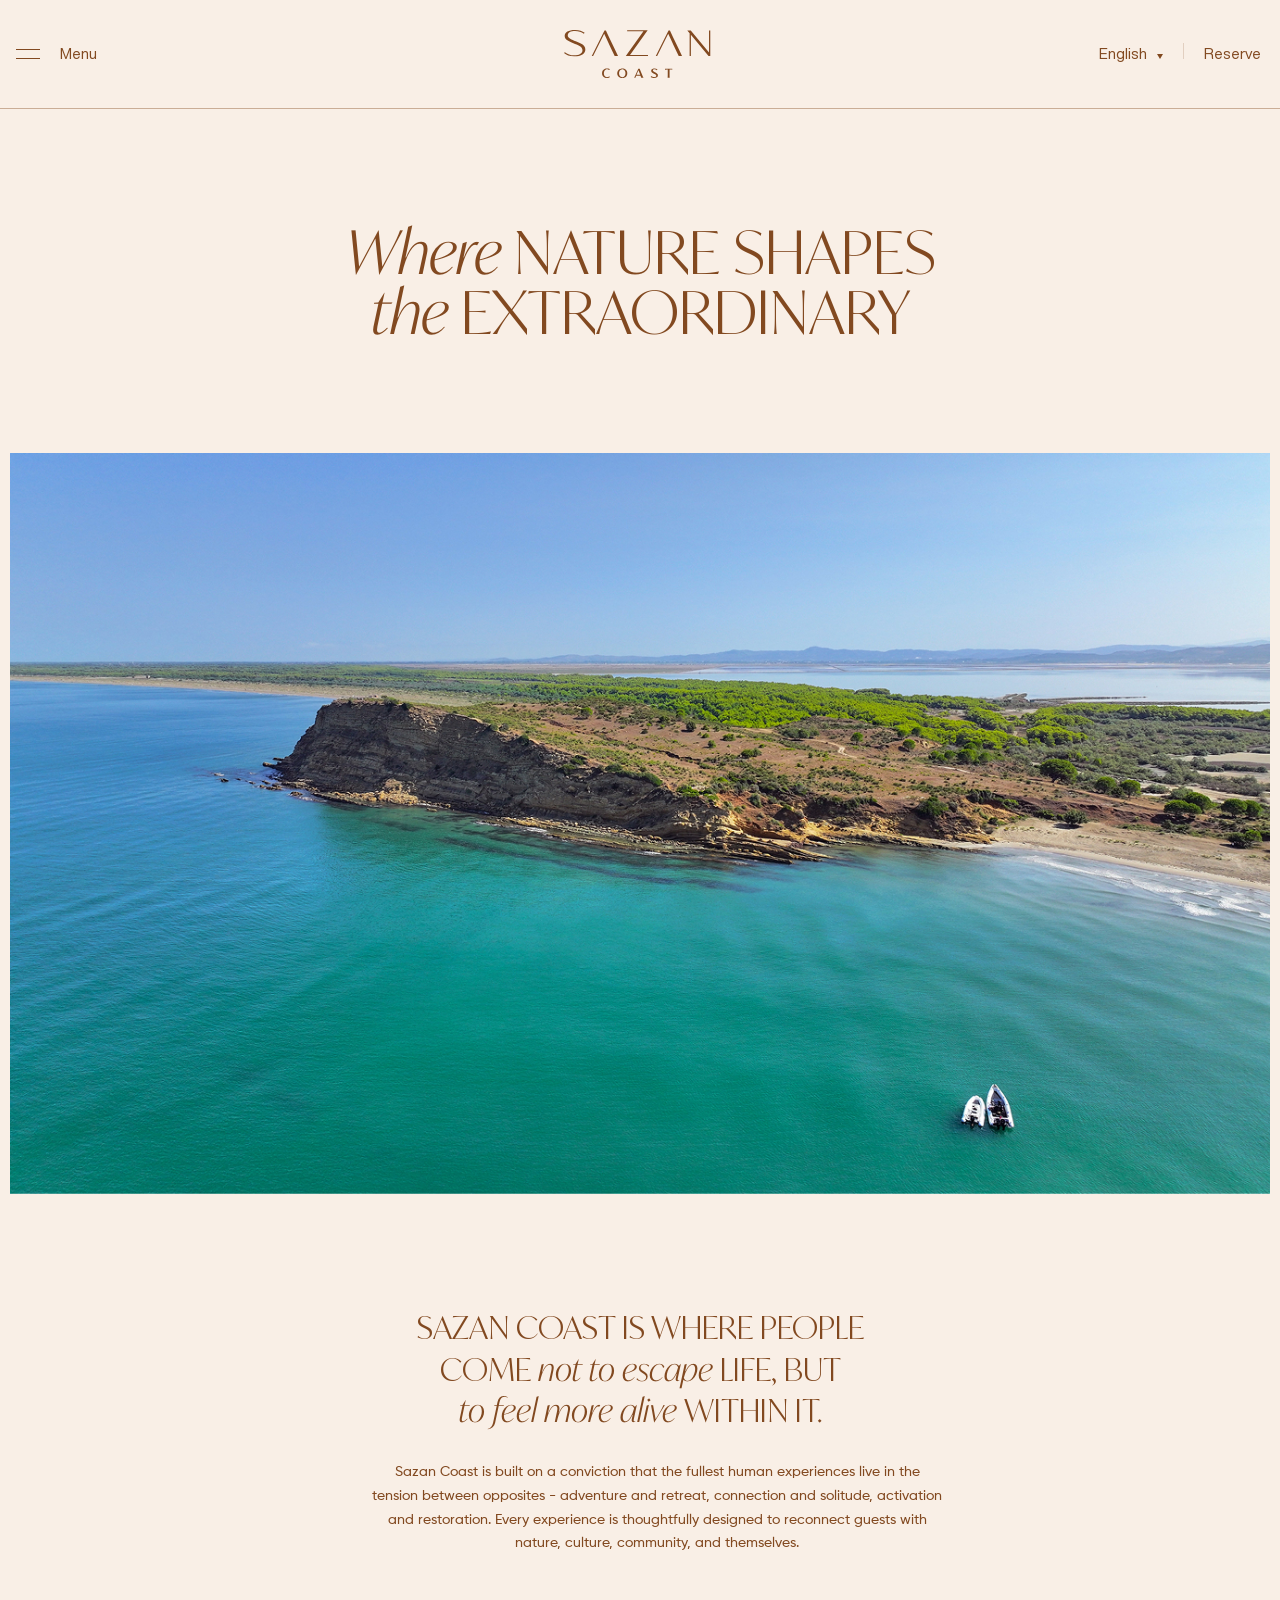
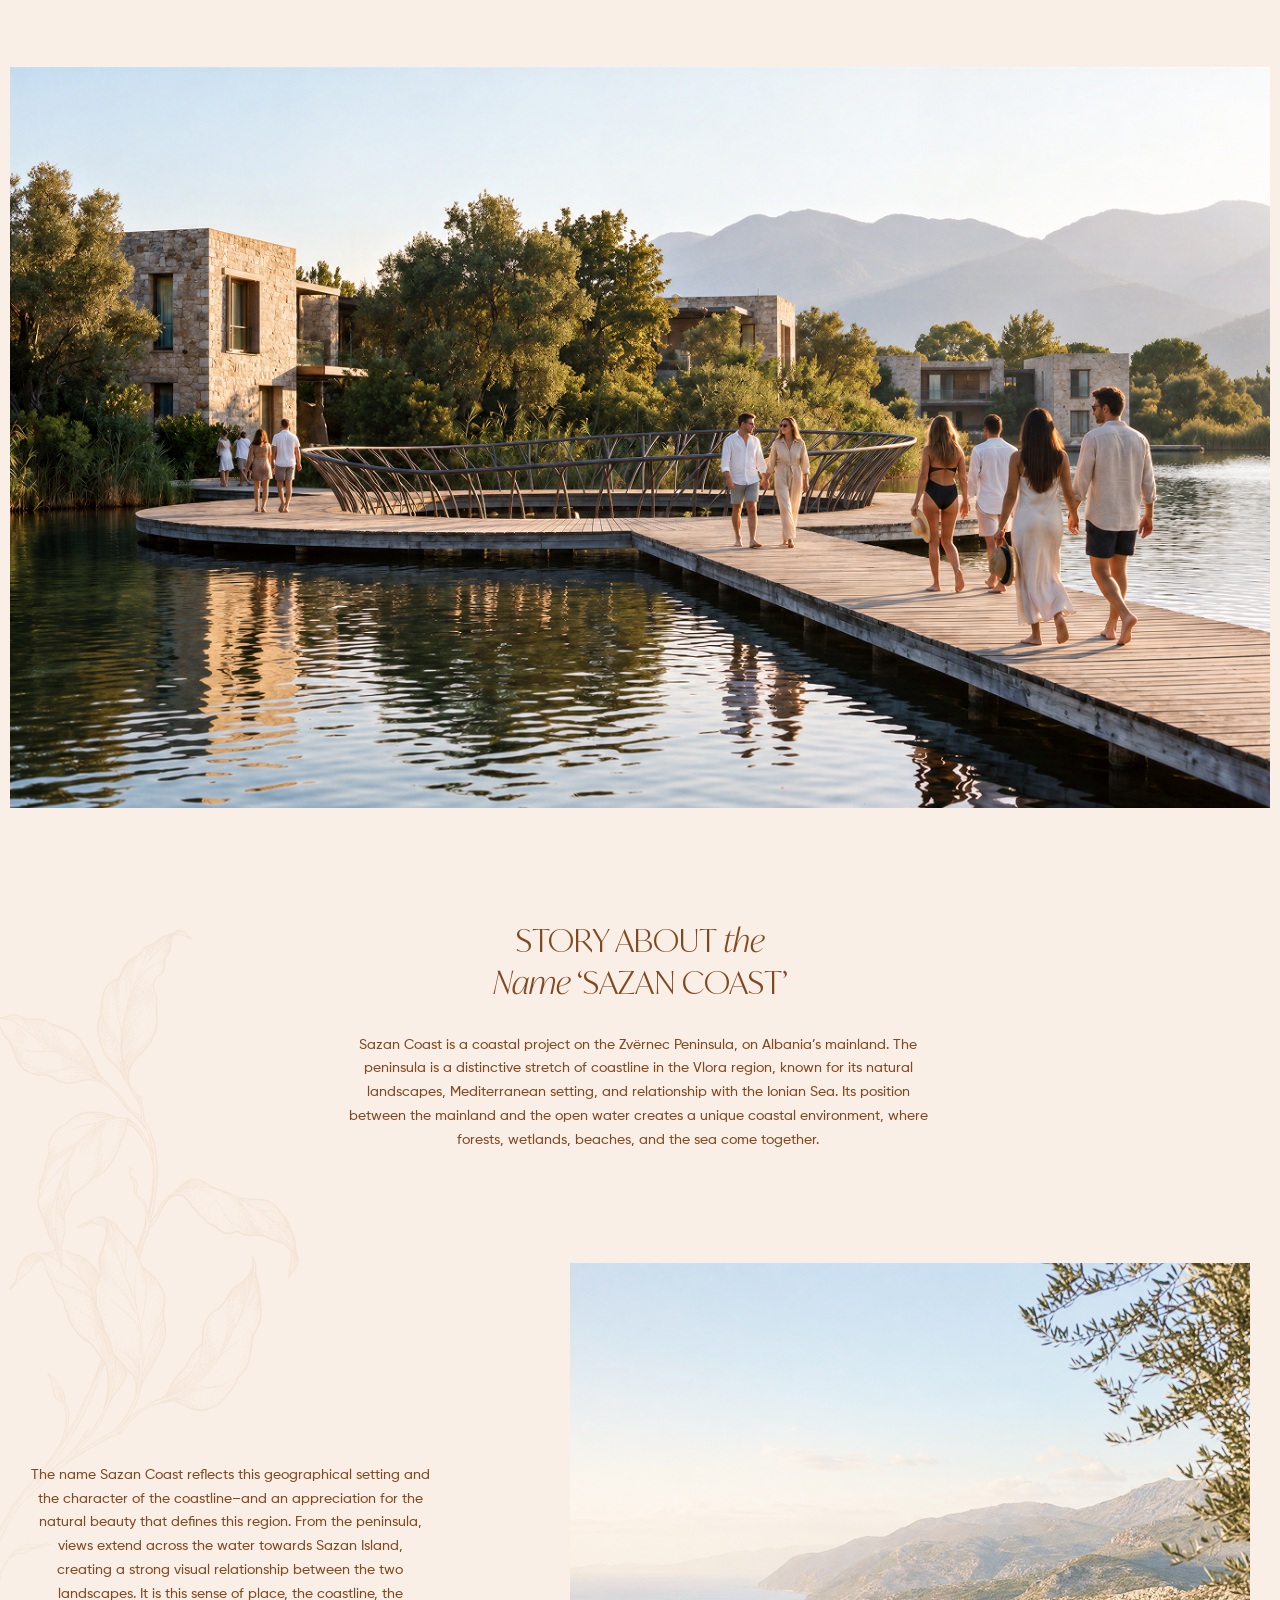
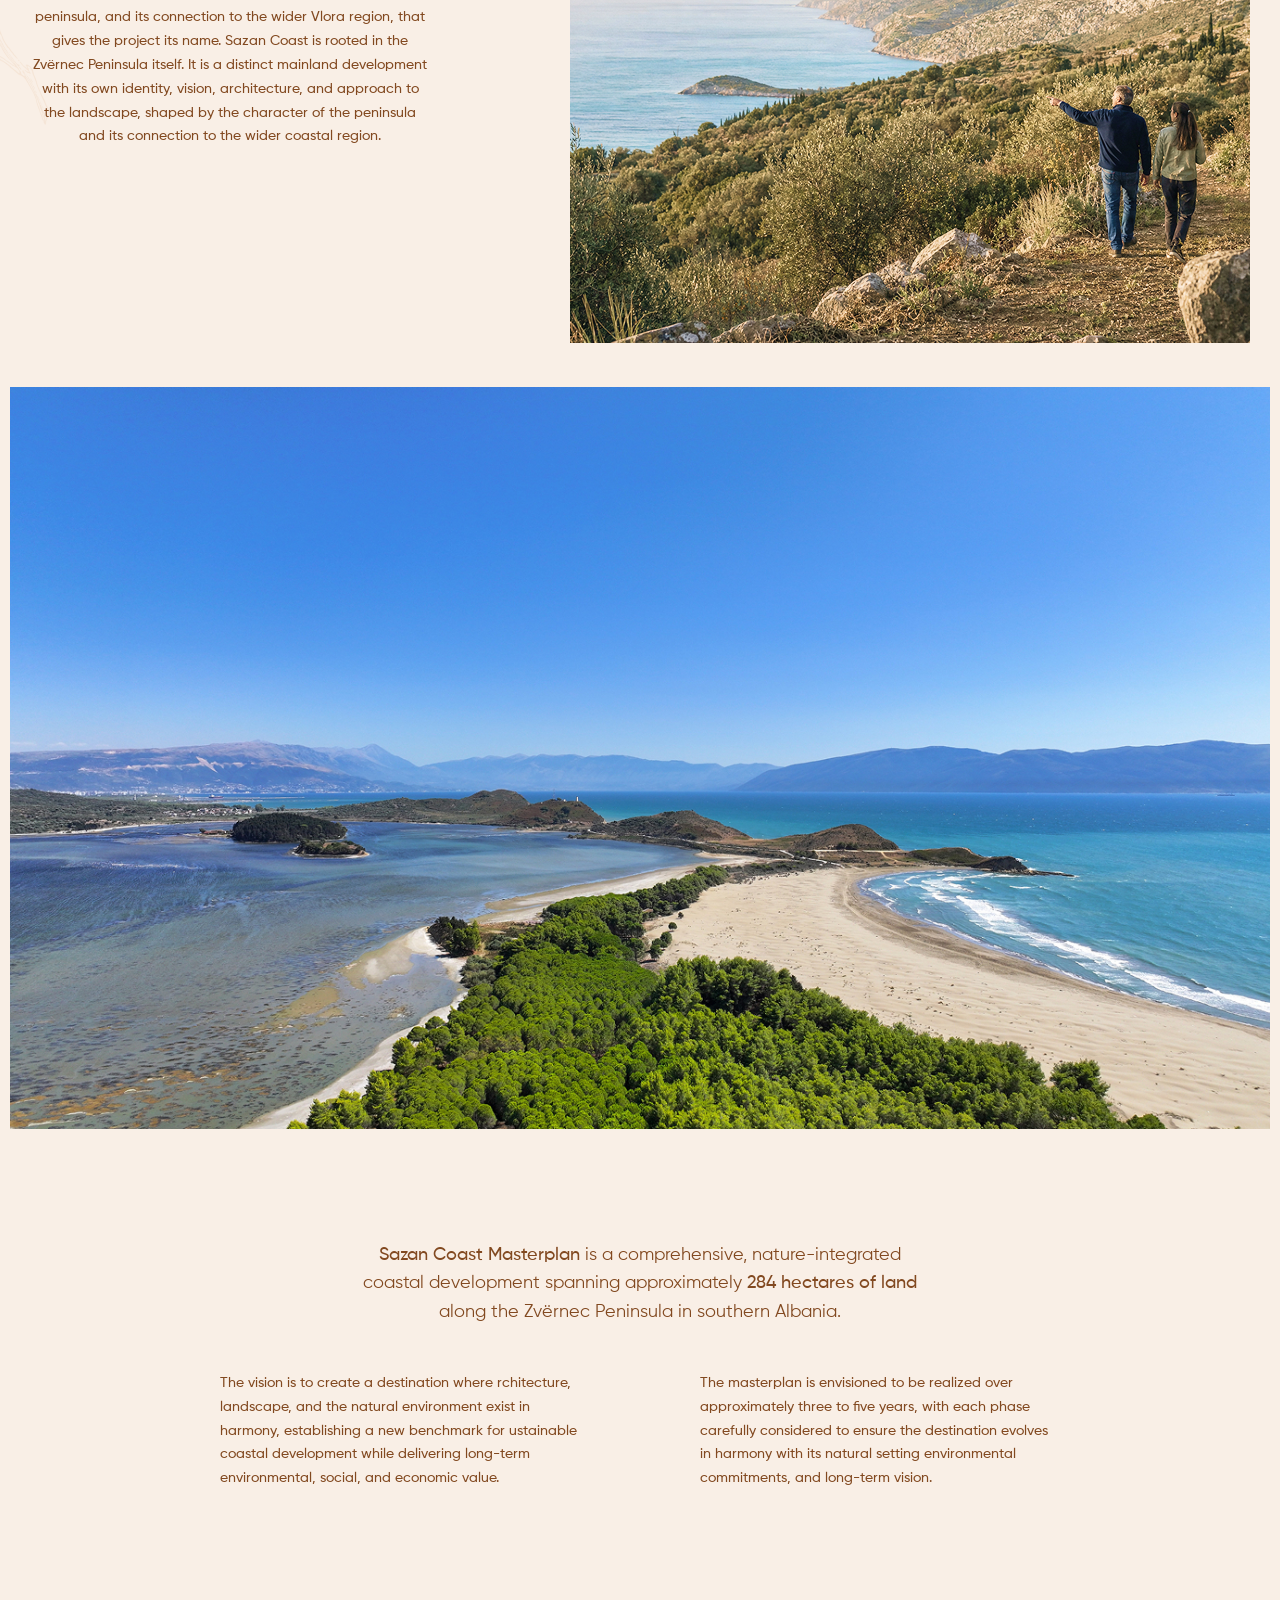
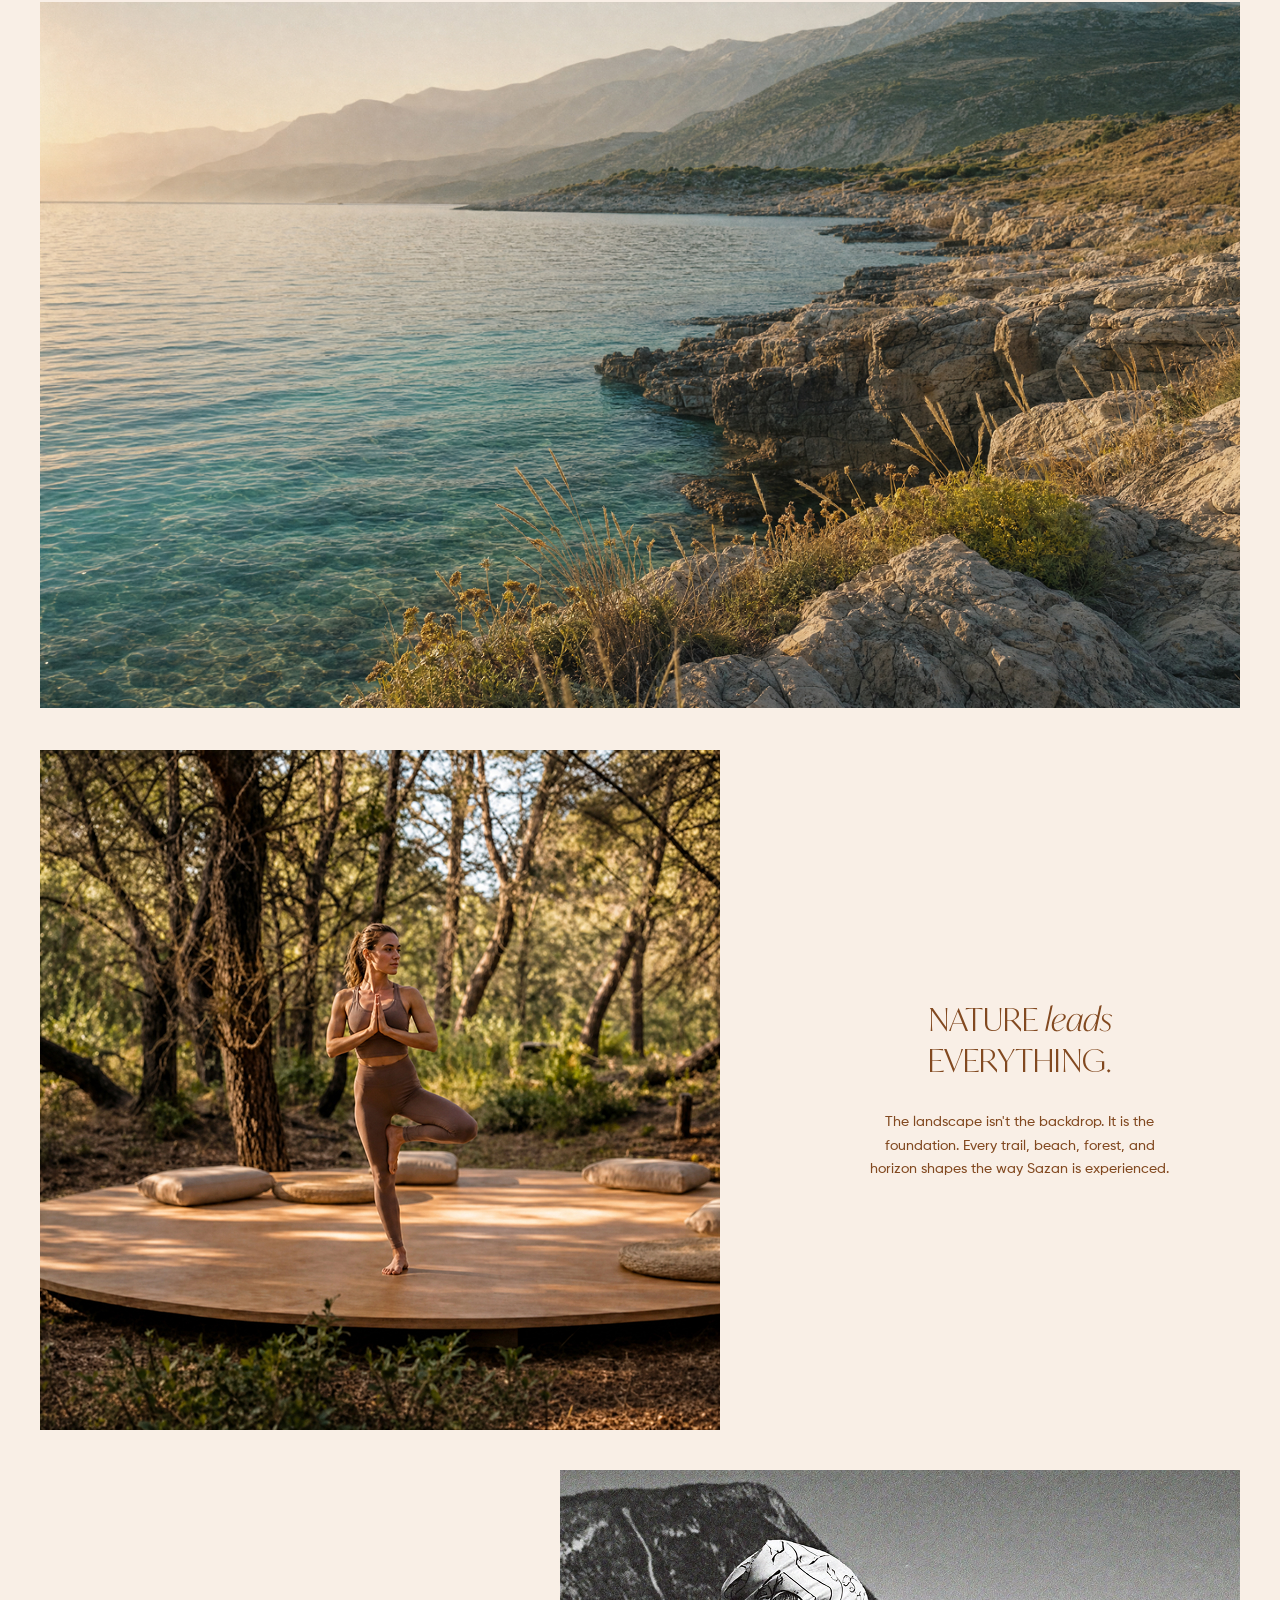
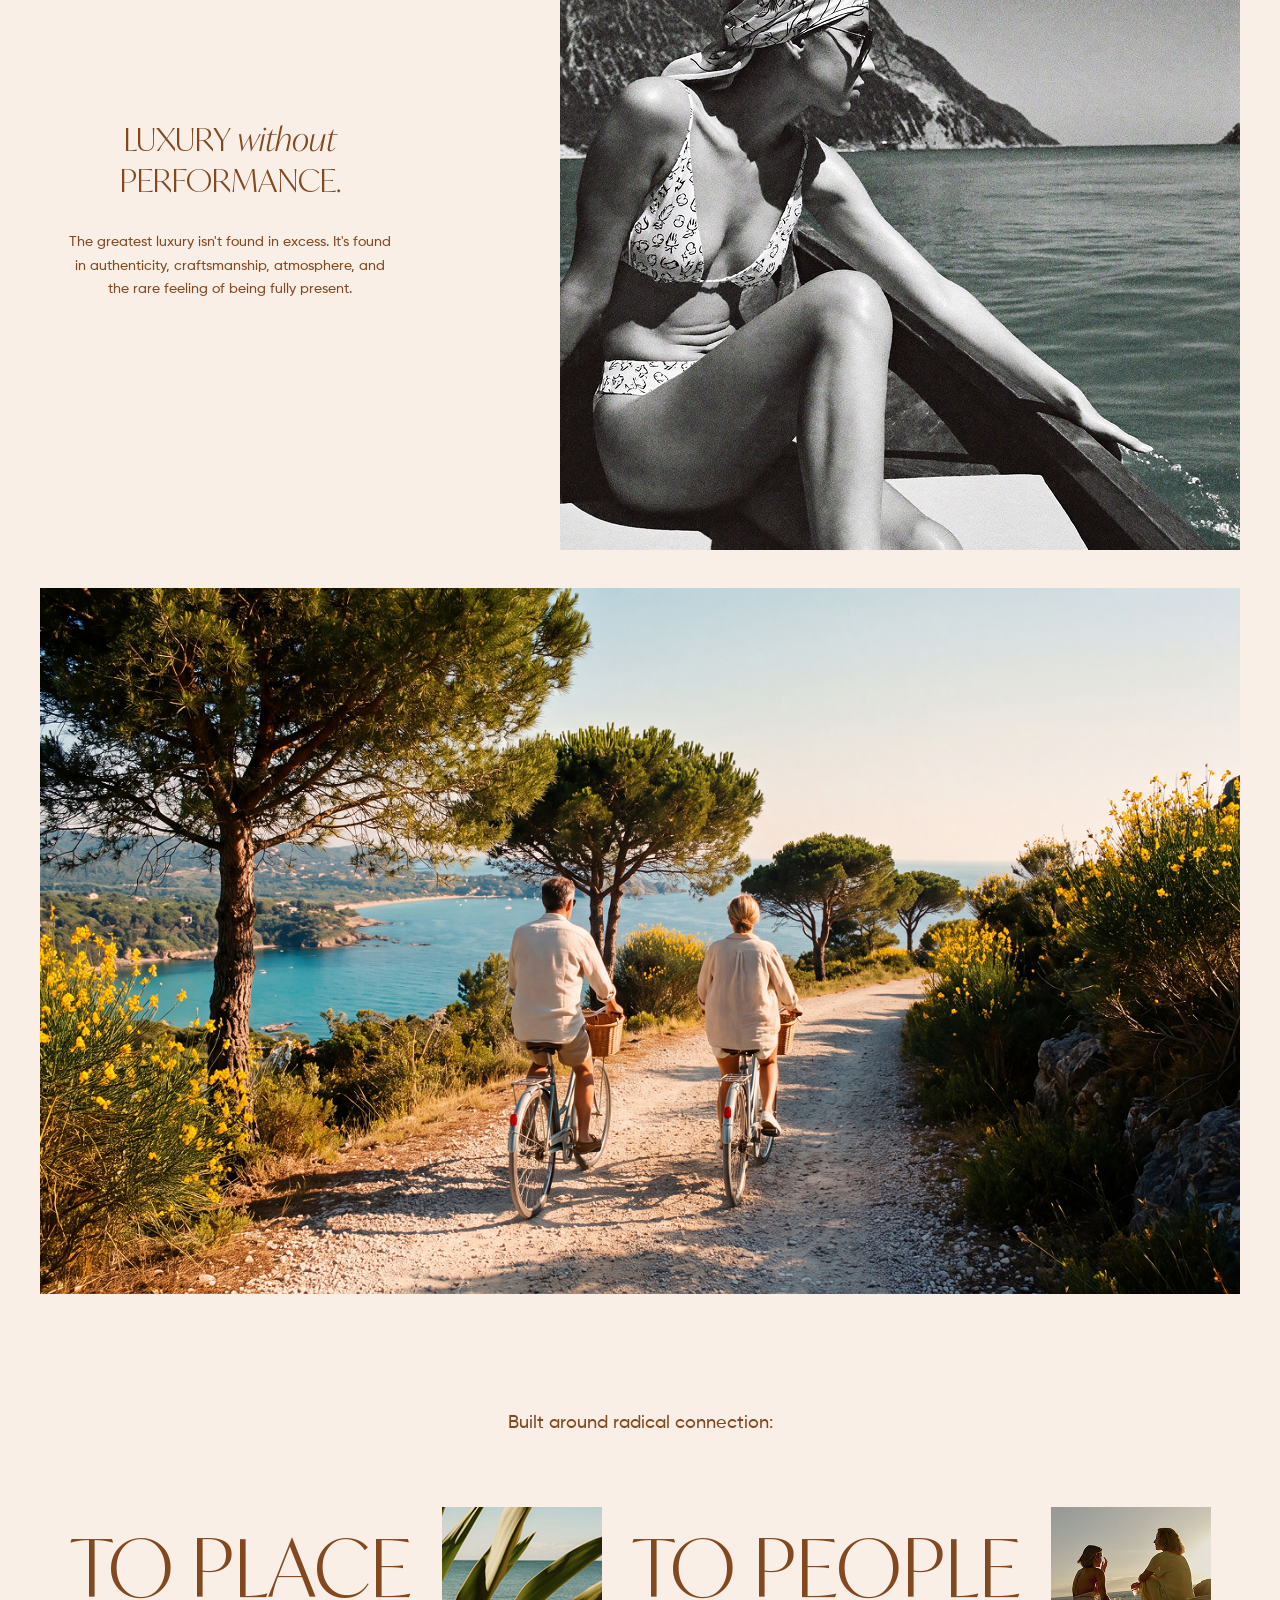
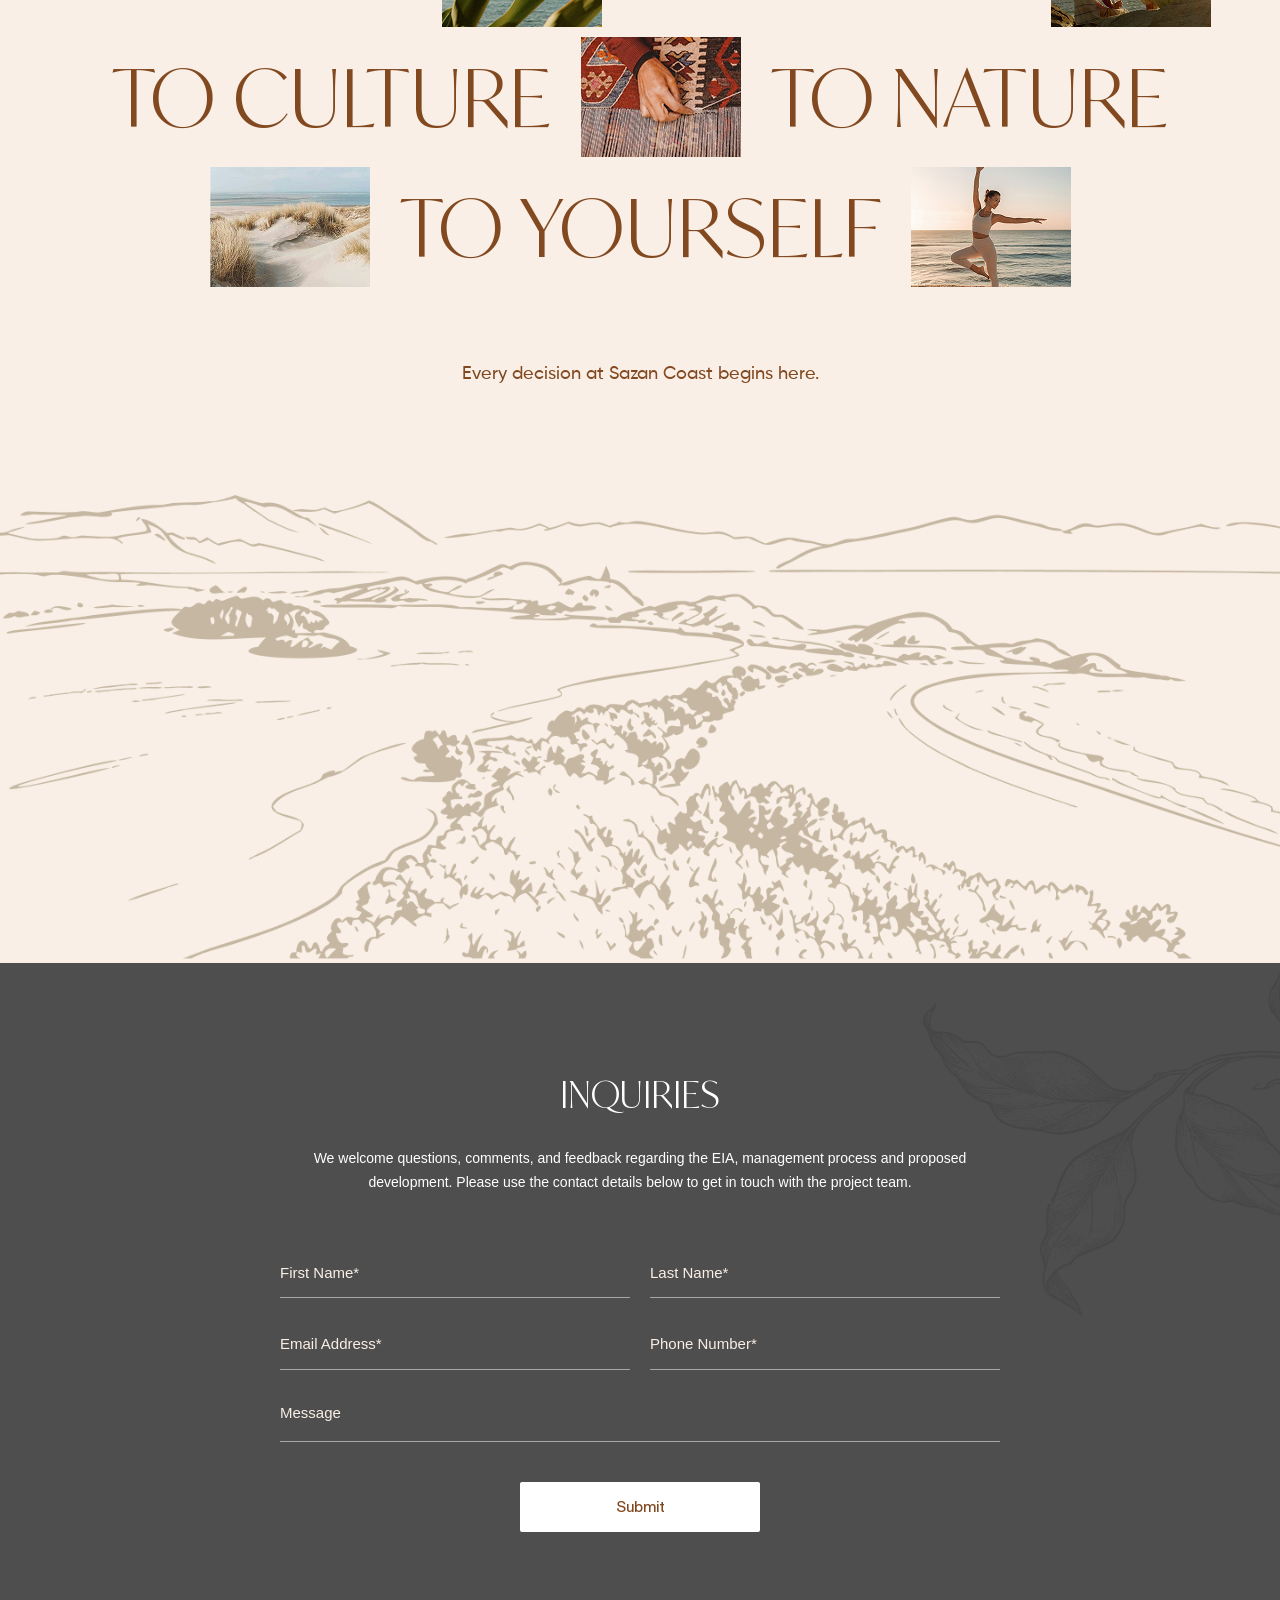
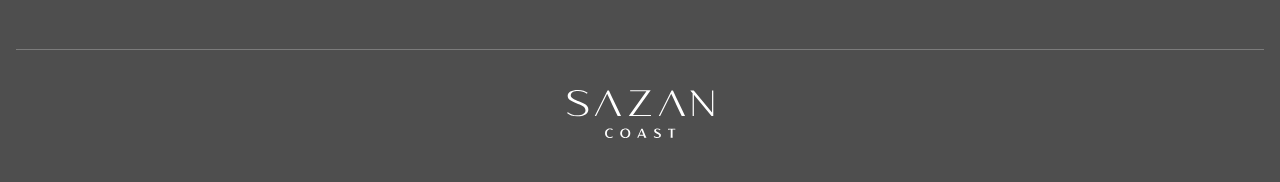
<file: about.html>
<!DOCTYPE html>
<html lang="en">

<head>
    <meta charset="UTF-8">
    <meta name="viewport" content="width=device-width, initial-scale=1.0">
    <title>Document</title>
    <link rel="stylesheet" href="reset.css">
    <link rel="stylesheet" href="global.css">
    <link rel="stylesheet" href="script.js">
    <link rel="stylesheet" href="about.css">
</head>

<body>
    <header class="header header--scrolled">
        <div class="header__container">
            <div class="header__menu">
                <button>
                    <svg width="24" height="10" viewBox="0 0 24 10" fill="none" xmlns="http://www.w3.org/2000/svg">
                        <path d="M0 9H24V10H0V9Z" fill="white" />
                        <path d="M0 0H24V1H0V0Z" fill="white" />
                    </svg>

                </button>
                <span>
                    Menu
                </span>
            </div>
            <div class="header__menu-burger">
                <div class="header__burger-close">
                    <div>
                        <svg width="12" height="12" viewBox="0 0 12 12" fill="none" xmlns="http://www.w3.org/2000/svg">
                            <path d="M0.5 0L12 11.5L11.5 12L0 0.5L0.5 0Z" fill="#814920" />
                            <path d="M12 0.500001L0.500001 12L8.85084e-07 11.5L11.5 5.05762e-07L12 0.500001Z"
                                fill="#814920" />
                        </svg>
                    </div>
                    <span>Close</span>
                </div>
                <div class="header__burger-list">
                    <a href="about.html" class="header__list-item">About Project</a>
                    <div class="header__list-item">
                        <span>Project Impact</span>
                        <div>
                            <svg width="6" height="5" viewBox="0 0 6 5" fill="none" xmlns="http://www.w3.org/2000/svg">
                                <path d="M3 5L0 0L6 0L3 5Z" fill="#814920" />
                            </svg>

                        </div>
                    </div>
                    <div class="header__list-item">
                        <span>Governance & Engagement</span>
                        <div>
                            <svg width="6" height="5" viewBox="0 0 6 5" fill="none" xmlns="http://www.w3.org/2000/svg">
                                <path d="M3 5L0 0L6 0L3 5Z" fill="#814920" />
                            </svg>

                        </div>
                    </div>
                    <div class="header__list-item">
                        <span>Partners</span>
                        <div>
                            <svg width="6" height="5" viewBox="0 0 6 5" fill="none" xmlns="http://www.w3.org/2000/svg">
                                <path d="M3 5L0 0L6 0L3 5Z" fill="#814920" />
                            </svg>

                        </div>
                    </div>
                    <a href="#" class="header__list-item">Masterplan Overview</a>
                    <a href="#" class="header__list-item">FAQs</a>
                </div>
                <div class="header__burger-language">
                    <p class="burger__language-active">English</p>
                    <div>
                        <svg width="1" height="51" viewBox="0 0 1 51" fill="none" xmlns="http://www.w3.org/2000/svg">
                            <path d="M0.249998 51L0.25 0" stroke-width="0.5" stroke="#824920" stroke-opacity="0.4" />
                        </svg>
                    </div>
                    <p>Albanian</p>
                </div>
            </div>
            <div class="header__logo header__logo-desktop">
                <svg width="147" height="48" viewBox="0 0 147 48" fill="none" xmlns="http://www.w3.org/2000/svg">
                    <path
                        d="M10.0829 26.3313C17.6152 26.3313 21.3386 23.3692 21.3386 19.4194C21.3386 15.0308 16.3196 13.0925 11.7642 11.3371L11.6671 11.3C7.77318 9.81223 3.76051 8.27907 3.76051 5.55885C3.76051 2.30404 6.79038 0.987475 11.0752 0.987475C14.7738 0.987475 17.3244 2.12114 19.8051 3.6937L20.662 2.81603C18.3617 1.09717 15.2699 0 11.0752 0C4.35476 0 0.676532 2.19424 0.676532 6.07084C0.676532 9.76454 4.97378 11.4834 9.34887 13.1657C13.8142 14.8479 18.4801 16.4937 18.4801 20.1508C18.4801 23.4422 14.9542 25.3072 10.2183 25.3072C6.33933 25.3072 3.4279 24.064 0.856994 22.1621L0 23.0764C2.21006 25.0879 5.48234 26.3313 10.0829 26.3313Z"
                        fill="white" />
                    <path
                        d="M54.0042 25.9993H50.6738C48.9035 22.2815 47.1483 18.5884 45.4081 14.9199C43.6679 11.2514 41.9277 7.55824 40.1874 3.84049L29.116 25.9993H27.7659L40.5025 0.405876H41.8976C43.9079 4.68991 45.9182 8.96163 47.9284 13.221C49.9387 17.4558 51.9639 21.7153 54.0042 25.9993Z"
                        fill="white" />
                    <path
                        d="M61.8038 26.0732L79.446 1.32916H63.154V0.25815H83.6766L65.9894 25.0391H83.9916V26.0732H61.8038Z"
                        fill="white" />
                    <path
                        d="M118.037 25.9993H114.706C112.936 22.2815 111.181 18.5884 109.441 14.9199C107.7 11.2514 105.96 7.55824 104.22 3.84049L93.1485 25.9993H91.7983L104.535 0.405876H105.93C107.94 4.68991 109.951 8.96163 111.961 13.221C113.971 17.4558 115.996 21.7153 118.037 25.9993Z"
                        fill="white" />
                    <path
                        d="M126.753 0.405876L145.025 22.4169V0.405876H146.285V26.0362H144.53L126.888 4.76377V26.0362H125.627V3.21266L123.287 0.405876H126.753Z"
                        fill="white" />
                    <path
                        d="M45.8541 47.3152C45.4317 47.5698 44.8818 47.7629 44.2043 47.8946C43.8655 47.9649 43.463 48 42.9966 48C42.2795 48 41.6174 47.8903 41.0103 47.6708C40.4032 47.4469 39.8775 47.1286 39.4331 46.716C38.9844 46.2989 38.639 45.8029 38.3971 45.2278C38.1551 44.6483 38.0341 44.0118 38.0341 43.3182C38.0341 42.2251 38.2761 41.2966 38.76 40.5328C39.2043 39.8392 39.8115 39.319 40.5814 38.9722C41.2941 38.6517 42.0882 38.4915 42.9636 38.4915C43.6763 38.4915 44.3693 38.5946 45.0424 38.801C45.3151 38.8888 45.5659 38.9919 45.7947 39.1105L45.3459 40.0389C45.3459 40.0345 45.2887 39.995 45.1744 39.9204C44.8796 39.7316 44.4792 39.5714 43.9733 39.4397C43.6961 39.3695 43.3948 39.3343 43.0692 39.3343C42.5281 39.3343 42.0332 39.4573 41.5844 39.7031C41.0697 39.9884 40.6672 40.4033 40.3768 40.9476C40.0336 41.5754 39.8621 42.359 39.8621 43.2984C39.8621 43.8384 39.9324 44.3432 40.0732 44.8129C40.2184 45.2783 40.4252 45.6865 40.6935 46.0377C40.9619 46.3933 41.2831 46.6699 41.657 46.8674C42.0354 47.0649 42.4445 47.1659 42.8845 47.1703C43.496 47.1703 44.1097 47.0364 44.7256 46.7686C44.972 46.6633 45.1502 46.5733 45.2601 46.4987C45.3877 46.4196 45.4515 46.3779 45.4515 46.3735L45.8541 47.3152Z"
                        fill="white" />
                    <path
                        d="M58.2326 38.4915C58.9629 38.4915 59.6382 38.6034 60.2585 38.8273C60.8788 39.0468 61.4155 39.3651 61.8687 39.7821C62.3262 40.1991 62.6782 40.6996 62.9245 41.2835C63.1709 41.8673 63.2941 42.5104 63.2941 43.2128C63.2941 44.2444 63.0543 45.1378 62.5748 45.8928C62.1348 46.5821 61.5233 47.111 60.7402 47.4798C60.0055 47.8266 59.1894 48 58.292 48C57.5573 48 56.8797 47.8924 56.2594 47.6773C55.6391 47.4578 55.1024 47.1418 54.6492 46.7291C54.1917 46.3165 53.8376 45.8204 53.5868 45.2409C53.3404 44.6615 53.2172 44.0206 53.2172 43.3182C53.2172 42.3041 53.4592 41.4151 53.9431 40.6513C54.3875 39.9577 55.0012 39.4199 55.7843 39.038C56.1538 38.858 56.5454 38.7219 56.9589 38.6298C57.3725 38.5376 57.797 38.4915 58.2326 38.4915ZM58.2788 39.3343C58.0324 39.3343 57.7816 39.3717 57.5265 39.4463C57.2757 39.5165 57.0337 39.6241 56.8006 39.7689C56.2814 40.085 55.8701 40.5196 55.5665 41.0727C55.2234 41.7093 55.0518 42.4402 55.0518 43.2655C55.0518 43.8055 55.1244 44.3103 55.2696 44.78C55.4147 45.2497 55.6237 45.6602 55.8965 46.0114C56.178 46.3757 56.5168 46.6589 56.9127 46.8608C57.3087 47.0584 57.7508 47.1593 58.2392 47.1637C58.6131 47.1637 58.9893 47.0847 59.3676 46.9267C59.746 46.7642 60.0869 46.5272 60.3905 46.2155C60.7204 45.8775 60.98 45.4604 61.1692 44.9644C61.3627 44.4639 61.4595 43.8911 61.4595 43.2457C61.4595 42.7102 61.3869 42.2053 61.2418 41.7312C61.0966 41.2571 60.8876 40.8423 60.6148 40.4867C60.3333 40.1223 59.9945 39.8414 59.5986 39.6438C59.2026 39.4419 58.7627 39.3387 58.2788 39.3343Z"
                        fill="white" />
                    <path
                        d="M75.6467 38.7022L78.1016 44.6812C78.4491 45.5285 78.7813 46.266 79.0981 46.8937C79.2784 47.2493 79.4324 47.5478 79.56 47.7893H77.1843C77.1931 47.7893 77.1799 47.7322 77.1447 47.6181C77.0875 47.4161 76.9687 47.0452 76.7884 46.5052L76.5244 45.7151C76.4584 45.7019 76.2714 45.6843 75.9635 45.6624C75.7303 45.6448 75.3586 45.636 74.8482 45.636H73.6736C73.2468 45.636 72.9345 45.6448 72.7365 45.6624L72.2284 45.7019L71.9644 46.3538C71.8324 46.6655 71.6828 47.0364 71.5157 47.4666L71.3903 47.7893H70.1892L70.2684 47.6312C70.4356 47.3108 70.6072 46.9684 70.7832 46.604C70.9767 46.2089 71.2143 45.7063 71.4959 45.0961L71.8324 44.352L74.2807 38.7022H75.6467ZM72.5451 44.8459C72.7563 44.859 72.9433 44.8656 73.1061 44.8656H74.8614C75.5345 44.8656 75.9921 44.8568 76.234 44.8393L74.4127 40.2891L72.5451 44.8459Z"
                        fill="white" />
                    <path
                        d="M87.1486 45.9258C87.5401 46.3077 88.0439 46.615 88.6598 46.8477C88.9193 46.9486 89.1745 47.0276 89.4253 47.0847C89.6804 47.1374 89.907 47.1637 90.105 47.1637C90.4261 47.1637 90.7187 47.1264 90.9827 47.0518C91.251 46.9772 91.4798 46.8718 91.669 46.7357C91.8537 46.604 91.9945 46.4504 92.0913 46.2748C92.1881 46.0948 92.2365 45.906 92.2365 45.7085C92.2365 45.4846 92.1683 45.2739 92.0319 45.0763C91.8955 44.8788 91.702 44.6856 91.4512 44.4969C91.2268 44.3344 90.9563 44.1676 90.6395 43.9964L90.5141 43.9306C89.7354 43.5223 89.1613 43.2084 88.7917 42.9889C88.1406 42.6026 87.6831 42.1724 87.4191 41.6983C87.2784 41.4481 87.208 41.1518 87.208 40.8093C87.208 40.4801 87.2696 40.1662 87.3927 39.8677C87.6391 39.2707 88.167 38.8668 88.9765 38.6561C89.3857 38.5463 89.896 38.4915 90.5075 38.4915C91.5502 38.4915 92.5137 38.7329 93.3979 39.2158L92.9822 40.1772C92.8766 40.085 92.7226 39.9884 92.5202 39.8875C92.3179 39.7865 92.0957 39.6943 91.8537 39.6109C91.6074 39.5275 91.3654 39.4616 91.1278 39.4134C90.8903 39.3651 90.6835 39.3409 90.5075 39.3409C90.0236 39.3409 89.6386 39.4331 89.3527 39.6175C89.2031 39.7141 89.0887 39.8392 89.0095 39.9928C88.9303 40.1421 88.8907 40.3155 88.8907 40.513C88.8907 40.6886 88.9567 40.8554 89.0887 41.0135C89.2251 41.1671 89.4209 41.3208 89.676 41.4744C89.9004 41.6149 90.1688 41.7598 90.4811 41.909C91.2686 42.2909 91.8845 42.6158 92.3289 42.8836C92.9712 43.2874 93.4287 43.7506 93.7015 44.273C93.8423 44.5627 93.9127 44.8788 93.9127 45.2212C93.9127 45.6514 93.8181 46.0377 93.6289 46.3801C93.4441 46.7225 93.1824 47.0145 92.8436 47.2559C92.5005 47.5017 92.0957 47.6861 91.6294 47.809C91.163 47.9363 90.6681 48 90.1446 48C89.5726 48 89.0095 47.9188 88.4552 47.7564C87.7909 47.5588 87.2146 47.2669 86.7262 46.8806L87.1486 45.9258Z"
                        fill="white" />
                    <path
                        d="M103.744 39.4858C103.181 39.5121 102.569 39.5604 101.909 39.6307C101.76 39.6482 101.65 39.6592 101.579 39.6636L101.064 39.7228V38.7022H108.251V39.7228C107.815 39.6614 107.261 39.6021 106.588 39.5451L105.565 39.4858V44.859C105.565 45.4561 105.583 46.1233 105.618 46.8608L105.677 47.7893H103.632C103.676 47.0079 103.706 46.3845 103.724 45.9192C103.737 45.568 103.744 45.2146 103.744 44.859V39.4858Z"
                        fill="white" />
                </svg>
            </div>
            <div class="header__logo-mobile">
                <svg width="79" height="26" viewBox="0 0 79 26" fill="none" xmlns="http://www.w3.org/2000/svg">
                    <path
                        d="M5.4452 14.2628C9.51293 14.2628 11.5237 12.6583 11.5237 10.5188C11.5237 8.14168 8.81328 7.09174 6.35313 6.14093L6.3007 6.12083C4.19784 5.31496 2.03083 4.48449 2.03083 3.01104C2.03083 1.24802 3.66709 0.534882 5.98107 0.534882C7.97845 0.534882 9.35591 1.14895 10.6956 2.00076L11.1584 1.52535C9.9161 0.594301 8.24639 0 5.98107 0C2.35175 0 0.365356 1.18855 0.365356 3.28837C0.365356 5.28913 2.68605 6.22017 5.04878 7.13139C7.46022 8.04262 9.98002 8.93407 9.98002 10.915C9.98002 12.6978 8.07587 13.7081 5.5183 13.7081C3.4235 13.7081 1.85121 13.0346 0.462813 12.0045L0 12.4997C1.19352 13.5893 2.96069 14.2628 5.4452 14.2628Z"
                        fill="white" />
                    <path
                        d="M29.1645 14.0829H27.3659C26.4099 12.0692 25.4621 10.0687 24.5223 8.08161C23.5825 6.0945 22.6427 4.09405 21.7029 2.08026L15.7239 14.0829H14.9947L21.873 0.219849H22.6265C23.7121 2.54037 24.7977 4.85422 25.8833 7.1614C26.969 9.45525 28.0627 11.7624 29.1645 14.0829Z"
                        fill="white" />
                    <path
                        d="M33.3766 14.123L42.9042 0.719961H34.1058V0.139831H45.1888L35.637 13.5628H45.359V14.123H33.3766Z"
                        fill="white" />
                    <path
                        d="M63.7447 14.0829H61.9461C60.9901 12.0692 60.0422 10.0687 59.1024 8.08161C58.1627 6.0945 57.2229 4.09405 56.2831 2.08026L50.3041 14.0829H49.5749L56.4532 0.219849H57.2067C58.2923 2.54037 59.3779 4.85422 60.4635 7.1614C61.5491 9.45525 62.6429 11.7624 63.7447 14.0829Z"
                        fill="white" />
                    <path
                        d="M68.4517 0.219849L78.3195 12.1425V0.219849H79V14.103H78.0521L68.5246 2.58038V14.103H67.844V1.74019L66.5802 0.219849H68.4517Z"
                        fill="white" />
                    <path
                        d="M24.7631 25.6291C24.535 25.767 24.238 25.8716 23.8722 25.9429C23.6892 25.981 23.4718 26 23.22 26C22.8327 26 22.4751 25.9406 22.1473 25.8217C21.8194 25.7004 21.5355 25.528 21.2955 25.3045C21.0532 25.0786 20.8667 24.8099 20.736 24.4984C20.6053 24.1845 20.54 23.8397 20.54 23.464C20.54 22.8719 20.6707 22.369 20.932 21.9553C21.172 21.5796 21.4999 21.2978 21.9156 21.1099C22.3005 20.9363 22.7294 20.8495 23.2022 20.8495C23.587 20.8495 23.9612 20.9054 24.3248 21.0172C24.4721 21.0647 24.6075 21.1206 24.731 21.1848L24.4887 21.6877C24.4887 21.6854 24.4578 21.664 24.396 21.6235C24.2368 21.5213 24.0206 21.4345 23.7474 21.3632C23.5977 21.3251 23.435 21.3061 23.2592 21.3061C22.9669 21.3061 22.6997 21.3727 22.4573 21.5058C22.1793 21.6604 21.962 21.8851 21.8052 22.18C21.6198 22.52 21.5272 22.9444 21.5272 23.4533C21.5272 23.7458 21.5652 24.0192 21.6412 24.2737C21.7196 24.5257 21.8313 24.7469 21.9762 24.9371C22.1211 25.1297 22.2946 25.2795 22.4965 25.3865C22.7009 25.4935 22.9218 25.5482 23.1594 25.5506C23.4896 25.5506 23.8211 25.4781 24.1537 25.333C24.2867 25.2759 24.383 25.2272 24.4424 25.1868C24.5113 25.144 24.5457 25.1214 24.5457 25.119L24.7631 25.6291Z"
                        fill="white" />
                    <path
                        d="M31.448 20.8495C31.8424 20.8495 32.2071 20.9102 32.5421 21.0315C32.8771 21.1504 33.167 21.3227 33.4117 21.5486C33.6588 21.7745 33.8488 22.0456 33.9819 22.3619C34.1149 22.6781 34.1814 23.0265 34.1814 23.4069C34.1814 23.9657 34.052 24.4496 33.793 24.8586C33.5554 25.232 33.2252 25.5185 32.8023 25.7182C32.4055 25.9061 31.9648 26 31.4801 26C31.0833 26 30.7174 25.9417 30.3824 25.8252C30.0474 25.7063 29.7576 25.5351 29.5129 25.3116C29.2658 25.0881 29.0745 24.8194 28.9391 24.5055C28.806 24.1916 28.7395 23.8445 28.7395 23.464C28.7395 22.9147 28.8702 22.4332 29.1315 22.0195C29.3715 21.6438 29.7029 21.3525 30.1258 21.1456C30.3254 21.0481 30.5369 20.9744 30.7602 20.9245C30.9835 20.8745 31.2128 20.8495 31.448 20.8495ZM31.473 21.3061C31.3399 21.3061 31.2045 21.3263 31.0667 21.3667C30.9313 21.4048 30.8006 21.463 30.6747 21.5415C30.3943 21.7127 30.1722 21.9481 30.0082 22.2477C29.8229 22.5925 29.7303 22.9884 29.7303 23.4355C29.7303 23.728 29.7695 24.0014 29.8479 24.2558C29.9263 24.5103 30.0391 24.7326 30.1864 24.9228C30.3385 25.1202 30.5214 25.2736 30.7353 25.3829C30.9491 25.49 31.1879 25.5446 31.4516 25.547C31.6535 25.547 31.8567 25.5042 32.061 25.4186C32.2653 25.3306 32.4494 25.2022 32.6134 25.0334C32.7916 24.8503 32.9317 24.6244 33.0339 24.3557C33.1384 24.0846 33.1907 23.7743 33.1907 23.4248C33.1907 23.1347 33.1515 22.8612 33.0731 22.6044C32.9947 22.3476 32.8819 22.1229 32.7345 21.9303C32.5825 21.7329 32.3995 21.5807 32.1857 21.4737C31.9719 21.3644 31.7343 21.3085 31.473 21.3061Z"
                        fill="white" />
                    <path
                        d="M40.8524 20.9637L42.1781 24.2023C42.3658 24.6613 42.5452 25.0607 42.7162 25.4008C42.8137 25.5934 42.8968 25.7551 42.9657 25.8859H41.6827C41.6875 25.8859 41.6804 25.855 41.6614 25.7931C41.6305 25.6837 41.5663 25.4828 41.4689 25.1903L41.3264 24.7623C41.2907 24.7552 41.1898 24.7457 41.0234 24.7338C40.8975 24.7243 40.6968 24.7195 40.4212 24.7195H39.7868C39.5563 24.7195 39.3877 24.7243 39.2807 24.7338L39.0063 24.7552L38.8638 25.1083C38.7925 25.2771 38.7117 25.4781 38.6214 25.7111L38.5537 25.8859H37.9051L37.9479 25.8003C38.0382 25.6267 38.1308 25.4412 38.2259 25.2438C38.3304 25.0298 38.4587 24.7576 38.6108 24.427L38.7925 24.024L40.1147 20.9637H40.8524ZM39.1774 24.2915C39.2914 24.2986 39.3924 24.3022 39.4803 24.3022H40.4283C40.7918 24.3022 41.0389 24.2975 41.1696 24.2879L40.186 21.8233L39.1774 24.2915Z"
                        fill="white" />
                    <path
                        d="M47.0639 24.8765C47.2753 25.0833 47.5474 25.2498 47.88 25.3758C48.0201 25.4305 48.1579 25.4733 48.2934 25.5042C48.4312 25.5327 48.5535 25.547 48.6604 25.547C48.8339 25.547 48.9919 25.5268 49.1344 25.4864C49.2794 25.446 49.4029 25.3889 49.5051 25.3152C49.6049 25.2438 49.6809 25.1606 49.7331 25.0655C49.7854 24.968 49.8116 24.8658 49.8116 24.7588C49.8116 24.6375 49.7747 24.5233 49.7011 24.4163C49.6274 24.3093 49.5229 24.2047 49.3875 24.1025C49.2663 24.0145 49.1202 23.9241 48.9491 23.8314L48.8814 23.7957C48.4609 23.5746 48.1508 23.4046 47.9512 23.2857C47.5996 23.0764 47.3525 22.8434 47.21 22.5866C47.1339 22.451 47.0959 22.2905 47.0959 22.1051C47.0959 21.9267 47.1292 21.7567 47.1957 21.595C47.3288 21.2716 47.6139 21.0529 48.051 20.9387C48.272 20.8793 48.5476 20.8495 48.8778 20.8495C49.4409 20.8495 49.9612 20.9803 50.4388 21.2419L50.2143 21.7626C50.1572 21.7127 50.0741 21.6604 49.9648 21.6057C49.8555 21.551 49.7355 21.5011 49.6049 21.4559C49.4718 21.4107 49.3411 21.3751 49.2128 21.3489C49.0845 21.3227 48.9729 21.3097 48.8778 21.3097C48.6165 21.3097 48.4086 21.3596 48.2542 21.4595C48.1734 21.5118 48.1116 21.5796 48.0689 21.6628C48.0261 21.7436 48.0047 21.8376 48.0047 21.9446C48.0047 22.0397 48.0403 22.13 48.1116 22.2156C48.1853 22.2989 48.291 22.3821 48.4288 22.4653C48.55 22.5414 48.6949 22.6199 48.8636 22.7007C49.2889 22.9076 49.6215 23.0836 49.8614 23.2286C50.2083 23.4474 50.4554 23.6982 50.6027 23.9812C50.6787 24.1381 50.7168 24.3093 50.7168 24.4948C50.7168 24.7278 50.6657 24.9371 50.5635 25.1226C50.4637 25.308 50.3224 25.4662 50.1394 25.597C49.9541 25.7301 49.7355 25.83 49.4837 25.8966C49.2318 25.9655 48.9646 26 48.6818 26C48.373 26 48.0689 25.956 47.7695 25.868C47.4107 25.761 47.0995 25.6029 46.8358 25.3936L47.0639 24.8765Z"
                        fill="white" />
                    <path
                        d="M56.0259 21.3881C55.7218 21.4024 55.3916 21.4286 55.0352 21.4666C54.9544 21.4761 54.895 21.4821 54.857 21.4844L54.579 21.5165V20.9637H58.46V21.5165C58.2248 21.4832 57.9254 21.4511 57.5619 21.4202L57.0095 21.3881V24.2986C57.0095 24.622 57.019 24.9835 57.038 25.3829L57.0701 25.8859H55.9653C55.9891 25.4626 56.0057 25.1249 56.0152 24.8729C56.0224 24.6827 56.0259 24.4912 56.0259 24.2986V21.3881Z"
                        fill="white" />
                </svg>

            </div>
            <div class="header__right">
                <div class="header__language">
                    <span>
                        English
                    </span>
                    <div>
                        <svg width="6" height="5" viewBox="0 0 6 5" fill="none" xmlns="http://www.w3.org/2000/svg">
                            <path d="M3 5L0 0L6 0L3 5Z" fill="white" />
                        </svg>

                    </div>
                </div>
                <div>
                    <svg width="1" height="16" viewBox="0 0 1 16" fill="none" xmlns="http://www.w3.org/2000/svg">
                        <path d="M0.25 16V0" stroke-width="0.5" stroke="white" stroke-opacity="0.5" />
                    </svg>

                </div>
                <span>Reserve</span>
            </div>
        </div>
    </header>
    <main class="main">
        <div class="hero">
            <div class="hero__container">
                <h1 class="hero__title">
                    <i class="hero__italic">Where</i> Nature Shapes
                    <i class="hero__italic">the</i>
                    Extraordinary
                </h1>
                <div class="hero__img">
                    <img src="img/about_hero.jpg" alt="img">
                </div>
                <div class="hero__footer">
                    <h2 class="hero__footer-title">
                        Sazan Coast <br class="mobile-br"> is where people <br class="desktop-br">
                        come <br class="mobile-br"> <i class="hero__italic">not to escape </i>life, but <br class="desktop-br">
                        <i class="hero__italic">to feel more alive </i>within it.
                    </h2>
                    <p class="hero__footer__subtitle subtitle">
                        Sazan Coast is built on a conviction that the fullest human experiences live
                        in the tension between opposites - adventure and retreat, connection and solitude, activation
                        and restoration. Every experience is thoughtfully designed to reconnect guests with nature,
                        culture, community, and themselves.
                    </p>
                </div>
            </div>
        </div>
        <div class="story">
            <div class="story__container">
                <div class="story__img-L">
                    <img src="img/story_1.jpg" alt="img">
                </div>
                <div class="story__title">
                    <h2 class="title">
                        Story About <i class="hero__italic">the <br> Name</i>
                        ‘Sazan Coast’
                    </h2>
                    <p class="subtitle">
                        Sazan Coast is a coastal project on the Zvërnec Peninsula, on Albania’s mainland. The peninsula
                        is a distinctive stretch of coastline in the Vlora region, known for its natural landscapes,
                        Mediterranean setting, and relationship with the Ionian Sea. Its position between the mainland
                        and the open water creates a unique coastal environment, where forests, wetlands, beaches, and
                        the sea come together.
                    </p>
                </div>
                <div class="story__content">
                    <p class="subtitle">The name Sazan Coast reflects this geographical setting and the character of the
                        coastline–and an appreciation for the natural beauty that defines this region. From the
                        peninsula,
                        views extend across the water towards Sazan Island, creating a strong visual relationship
                        between
                        the two landscapes. It is this sense of place, the coastline, the peninsula, and its connection
                        to
                        the wider Vlora region, that gives the project its name. Sazan Coast is rooted in the Zvërnec
                        Peninsula itself. It is a distinct mainland development with its own identity, vision,
                        architecture,
                        and approach to the landscape, shaped by the character of the peninsula and its connection to
                        the
                        wider coastal region.</p>
                    <div class="story__img-S">
                        <img src="img/story_2.jpg" alt="img">
                    </div>
                </div>
                <div class="story__img-L">
                    <img src="img/story_3.jpg" alt="img">
                </div>
            </div>
            <div class="story__decor">
                <img src="img/story_decor.png" alt="img">
            </div>
        </div>
        <div class="gallery">
            <div class="gallery__container">
                <div class="gallery__text">
                    <p class="gallery__text-title">
                        <span class="gilroy--medium"> Sazan Coast Masterplan</span> is a comprehensive,
                        nature-integrated coastal development spanning approximately<span class="gilroy--medium"> 284
                            hectares of land</span> along the Zvërnec Peninsula in southern Albania.
                    </p>
                    <div class="gallery__text-footer">
                        <p class="subtitle gallery__p-desktop">
                            The vision is to create a destination where rchitecture, landscape, and the natural
                            environment exist in harmony, establishing a new benchmark for ustainable coastal
                            development while delivering long-term environmental, social, and economic value.
                        </p>
                        <p class="subtitle gallery__p-desktop">
                            The masterplan is envisioned to be realized over approximately three to five years, with
                            each phase carefully considered to ensure the destination evolves in harmony with its
                            natural setting environmental commitments, and long-term vision.
                        </p>
                        <p class="subtitle gallery__p-mobile">
                            The vision is to create a destination where rchitecture, landscape, and the natural environment exist in harmony, establishing a new benchmark for ustainable coastal development while delivering long-term environmental, social, and economic value.
The masterplan is envisioned to be realized over approximately three to five years, with each phase carefully considered to ensure the destination evolves in harmony with its natural setting  environmental commitments, and long-term vision.
                        </p>
                    </div>
                </div>
                <div class="gallery__content">
                    <div class="gallery__img-L">
                        <img src="img/gallery_1.jpg" alt="img">
                    </div>
                    <div class="gallery__blocks">
                        <div class="gallery__block">
                            <div class="gallery__block-img">
                                <img src="img/gallery_2.jpg" alt="img">
                            </div>
                            <div class="gallery__title">
                                <h2 class="title">
                                    nature <i class="hero__italic">leads</i> <br class="br-mobile">
everything.
                                </h2>
                                <p class="gallery__subtitle subtitle">
                                    The landscape isn't the backdrop. It is the foundation. Every trail, beach, forest, and horizon shapes the way Sazan is experienced.
                                </p>
                            </div>
                        </div>
                        <div class="gallery__block">
                             <div class="gallery__title">
                                <h2 class="title">luxury <i class="hero__italic"> without </i>performance.</h2>
                                <p class="gallery__subtitle subtitle">The greatest luxury isn't found in excess. It's found in authenticity, craftsmanship, atmosphere, and the rare feeling of being fully present. </p>
                            </div>
                            <div class="gallery__block-img">
                                <img src="img/gallery_3.jpg" alt="img">
                            </div>
                        </div>
                    </div>
                    <div class="gallery__img-L">
                        <img src="img/gallery_4.jpg" alt="img">
                    </div>
                </div>
            </div>
        </div>
        <div class="connection">
            <div class="connection__container">
                <p class="conection__text">Built around radical connection:</p>
            <div class="connection__content">
                <span>To place</span>
                <div class="connection__img">
                    <img src="img/connection_1.jpg" alt="img">
                </div>
                <div class="connection__img connection__img--mobile">
                    <img src="img/connection_2.jpg" alt="img">
                </div>
                <span>To people</span>
                <div class="connection__img connection__img--desktop">
                    <img src="img/connection_2.jpg" alt="img">
                </div>
                <span>To culture</span>
                <div class="connection__img">
                    <img src="img/connection_3.jpg" alt="img">
                </div>
                <div class="connection__img connection__img--mobile">
                    <img src="img/connection_4.jpg" alt="img">
                </div>
                <span>To nature</span>
                <div class="connection__img connection__img--desktop">
                    <img src="img/connection_4.jpg" alt="img">
                </div>
                <span>To yourself</span>
                <div class="connection__img">
                    <img src="img/connection_5.jpg" alt="img">
                </div>
            </div>
            <p class="conection__text">Every decision at Sazan Coast begins here.</p>
            </div>
        </div>
        <div class="pre-footer">
            <img src="img/pre_footer.png" alt="img">
        </div>
    </main>
    <footer class="footer">
        <div class="footer__container">
            <div class="footer__title">
                <h2>inquiries</h2>
                <p>
                    We welcome questions, comments, and feedback regarding the EIA, management process and proposed
                    development. Please use the contact details below to get in touch with the project team.
                </p>
            </div>
            <form class="contact__form">
                <div class="contact__form-fields">
                    <input type="text" placeholder="First Name*" required>
                    <input type="text" placeholder="Last Name*" required>
                    <input type="email" placeholder="Email Address*" required>
                    <input type="tel" placeholder="Phone Number*" required>
                    <textarea placeholder="Message"></textarea>
                </div>

                <button class="contact__form-btn" type="submit">Submit</button>
            </form>
            <div class="footer__logo">
                <div class="footer__logo-desk">
                    <svg width="147" height="48" viewBox="0 0 147 48" fill="none" xmlns="http://www.w3.org/2000/svg">
                        <path
                            d="M10.0829 26.3313C17.6152 26.3313 21.3386 23.3692 21.3386 19.4194C21.3386 15.0308 16.3196 13.0925 11.7642 11.3371L11.6671 11.3C7.77318 9.81223 3.76051 8.27907 3.76051 5.55885C3.76051 2.30404 6.79038 0.987475 11.0752 0.987475C14.7738 0.987475 17.3244 2.12114 19.8051 3.6937L20.662 2.81603C18.3617 1.09717 15.2699 0 11.0752 0C4.35476 0 0.676532 2.19424 0.676532 6.07084C0.676532 9.76454 4.97378 11.4834 9.34887 13.1657C13.8142 14.8479 18.4801 16.4937 18.4801 20.1508C18.4801 23.4422 14.9542 25.3072 10.2183 25.3072C6.33933 25.3072 3.4279 24.064 0.856994 22.1621L0 23.0764C2.21006 25.0879 5.48234 26.3313 10.0829 26.3313Z"
                            fill="white" />
                        <path
                            d="M54.0042 25.9993H50.6738C48.9035 22.2815 47.1483 18.5884 45.4081 14.9199C43.6679 11.2514 41.9277 7.55824 40.1874 3.84049L29.116 25.9993H27.7659L40.5025 0.405876H41.8976C43.9079 4.68991 45.9182 8.96163 47.9284 13.221C49.9387 17.4558 51.9639 21.7153 54.0042 25.9993Z"
                            fill="white" />
                        <path
                            d="M61.8038 26.0732L79.446 1.32916H63.154V0.25815H83.6766L65.9894 25.0391H83.9916V26.0732H61.8038Z"
                            fill="white" />
                        <path
                            d="M118.037 25.9993H114.706C112.936 22.2815 111.181 18.5884 109.441 14.9199C107.7 11.2514 105.96 7.55824 104.22 3.84049L93.1485 25.9993H91.7983L104.535 0.405876H105.93C107.94 4.68991 109.951 8.96163 111.961 13.221C113.971 17.4558 115.996 21.7153 118.037 25.9993Z"
                            fill="white" />
                        <path
                            d="M126.753 0.405876L145.025 22.4169V0.405876H146.285V26.0362H144.53L126.888 4.76377V26.0362H125.627V3.21266L123.287 0.405876H126.753Z"
                            fill="white" />
                        <path
                            d="M45.8541 47.3152C45.4317 47.5698 44.8818 47.7629 44.2043 47.8946C43.8655 47.9649 43.463 48 42.9966 48C42.2795 48 41.6174 47.8903 41.0103 47.6708C40.4032 47.4469 39.8775 47.1286 39.4331 46.716C38.9844 46.2989 38.639 45.8029 38.3971 45.2278C38.1551 44.6483 38.0341 44.0118 38.0341 43.3182C38.0341 42.2251 38.2761 41.2966 38.76 40.5328C39.2043 39.8392 39.8115 39.319 40.5814 38.9722C41.2941 38.6517 42.0882 38.4915 42.9636 38.4915C43.6763 38.4915 44.3693 38.5946 45.0424 38.801C45.3151 38.8888 45.5659 38.9919 45.7947 39.1105L45.3459 40.0389C45.3459 40.0345 45.2887 39.995 45.1744 39.9204C44.8796 39.7316 44.4792 39.5714 43.9733 39.4397C43.6961 39.3695 43.3948 39.3343 43.0692 39.3343C42.5281 39.3343 42.0332 39.4573 41.5844 39.7031C41.0697 39.9884 40.6672 40.4033 40.3768 40.9476C40.0336 41.5754 39.8621 42.359 39.8621 43.2984C39.8621 43.8384 39.9324 44.3432 40.0732 44.8129C40.2184 45.2783 40.4252 45.6865 40.6935 46.0377C40.9619 46.3933 41.2831 46.6699 41.657 46.8674C42.0354 47.0649 42.4445 47.1659 42.8845 47.1703C43.496 47.1703 44.1097 47.0364 44.7256 46.7686C44.972 46.6633 45.1502 46.5733 45.2601 46.4987C45.3877 46.4196 45.4515 46.3779 45.4515 46.3735L45.8541 47.3152Z"
                            fill="white" />
                        <path
                            d="M58.2326 38.4915C58.9629 38.4915 59.6382 38.6034 60.2585 38.8273C60.8788 39.0468 61.4155 39.3651 61.8687 39.7821C62.3262 40.1991 62.6782 40.6996 62.9245 41.2835C63.1709 41.8673 63.2941 42.5104 63.2941 43.2128C63.2941 44.2444 63.0543 45.1378 62.5748 45.8928C62.1348 46.5821 61.5233 47.111 60.7402 47.4798C60.0055 47.8266 59.1894 48 58.292 48C57.5573 48 56.8797 47.8924 56.2594 47.6773C55.6391 47.4578 55.1024 47.1418 54.6492 46.7291C54.1917 46.3165 53.8376 45.8204 53.5868 45.2409C53.3404 44.6615 53.2172 44.0206 53.2172 43.3182C53.2172 42.3041 53.4592 41.4151 53.9431 40.6513C54.3875 39.9577 55.0012 39.4199 55.7843 39.038C56.1538 38.858 56.5454 38.7219 56.9589 38.6298C57.3725 38.5376 57.797 38.4915 58.2326 38.4915ZM58.2788 39.3343C58.0324 39.3343 57.7816 39.3717 57.5265 39.4463C57.2757 39.5165 57.0337 39.6241 56.8006 39.7689C56.2814 40.085 55.8701 40.5196 55.5665 41.0727C55.2234 41.7093 55.0518 42.4402 55.0518 43.2655C55.0518 43.8055 55.1244 44.3103 55.2696 44.78C55.4147 45.2497 55.6237 45.6602 55.8965 46.0114C56.178 46.3757 56.5168 46.6589 56.9127 46.8608C57.3087 47.0584 57.7508 47.1593 58.2392 47.1637C58.6131 47.1637 58.9893 47.0847 59.3676 46.9267C59.746 46.7642 60.0869 46.5272 60.3905 46.2155C60.7204 45.8775 60.98 45.4604 61.1692 44.9644C61.3628 44.4639 61.4595 43.8911 61.4595 43.2457C61.4595 42.7102 61.3869 42.2053 61.2418 41.7312C61.0966 41.2571 60.8876 40.8423 60.6148 40.4867C60.3333 40.1223 59.9945 39.8414 59.5986 39.6438C59.2026 39.4419 58.7627 39.3387 58.2788 39.3343Z"
                            fill="white" />
                        <path
                            d="M75.6467 38.7022L78.1016 44.6812C78.4491 45.5285 78.7813 46.266 79.0981 46.8937C79.2784 47.2493 79.4324 47.5478 79.56 47.7893H77.1843C77.1931 47.7893 77.1799 47.7322 77.1447 47.6181C77.0875 47.4161 76.9687 47.0452 76.7884 46.5052L76.5244 45.7151C76.4584 45.7019 76.2714 45.6843 75.9635 45.6624C75.7303 45.6448 75.3586 45.636 74.8482 45.636H73.6736C73.2468 45.636 72.9345 45.6448 72.7365 45.6624L72.2284 45.7019L71.9644 46.3538C71.8324 46.6655 71.6828 47.0364 71.5157 47.4666L71.3903 47.7893H70.1892L70.2684 47.6312C70.4356 47.3108 70.6072 46.9684 70.7832 46.604C70.9767 46.2089 71.2143 45.7063 71.4959 45.0961L71.8324 44.352L74.2807 38.7022H75.6467ZM72.5451 44.8459C72.7563 44.859 72.9433 44.8656 73.1061 44.8656H74.8614C75.5345 44.8656 75.9921 44.8568 76.234 44.8393L74.4127 40.2891L72.5451 44.8459Z"
                            fill="white" />
                        <path
                            d="M87.1486 45.9258C87.5401 46.3077 88.0439 46.615 88.6598 46.8477C88.9193 46.9486 89.1745 47.0276 89.4253 47.0847C89.6804 47.1374 89.907 47.1637 90.105 47.1637C90.4261 47.1637 90.7187 47.1264 90.9827 47.0518C91.251 46.9772 91.4798 46.8718 91.669 46.7357C91.8537 46.604 91.9945 46.4504 92.0913 46.2748C92.1881 46.0948 92.2365 45.906 92.2365 45.7085C92.2365 45.4846 92.1683 45.2739 92.0319 45.0763C91.8955 44.8788 91.702 44.6856 91.4512 44.4969C91.2268 44.3344 90.9563 44.1676 90.6395 43.9964L90.5141 43.9306C89.7354 43.5223 89.1613 43.2084 88.7917 42.9889C88.1406 42.6026 87.6831 42.1724 87.4191 41.6983C87.2784 41.4481 87.208 41.1518 87.208 40.8093C87.208 40.4801 87.2696 40.1662 87.3927 39.8677C87.6391 39.2707 88.167 38.8668 88.9765 38.6561C89.3857 38.5463 89.896 38.4915 90.5075 38.4915C91.5502 38.4915 92.5137 38.7329 93.3979 39.2158L92.9822 40.1772C92.8766 40.085 92.7226 39.9884 92.5202 39.8875C92.3179 39.7865 92.0957 39.6943 91.8537 39.6109C91.6074 39.5275 91.3654 39.4616 91.1278 39.4134C90.8903 39.3651 90.6835 39.3409 90.5075 39.3409C90.0236 39.3409 89.6386 39.4331 89.3527 39.6175C89.2031 39.7141 89.0887 39.8392 89.0095 39.9928C88.9303 40.1421 88.8907 40.3155 88.8907 40.513C88.8907 40.6886 88.9567 40.8554 89.0887 41.0135C89.2251 41.1671 89.4209 41.3208 89.676 41.4744C89.9004 41.6149 90.1688 41.7598 90.4811 41.909C91.2686 42.2909 91.8845 42.6158 92.3289 42.8836C92.9712 43.2874 93.4287 43.7506 93.7015 44.273C93.8423 44.5627 93.9127 44.8788 93.9127 45.2212C93.9127 45.6514 93.8181 46.0377 93.6289 46.3801C93.4441 46.7225 93.1824 47.0145 92.8436 47.2559C92.5005 47.5017 92.0957 47.6861 91.6294 47.809C91.163 47.9363 90.6681 48 90.1446 48C89.5726 48 89.0095 47.9188 88.4552 47.7564C87.7909 47.5588 87.2146 47.2669 86.7262 46.8806L87.1486 45.9258Z"
                            fill="white" />
                        <path
                            d="M103.744 39.4858C103.181 39.5121 102.569 39.5604 101.909 39.6307C101.76 39.6482 101.65 39.6592 101.579 39.6636L101.064 39.7228V38.7022H108.251V39.7228C107.815 39.6614 107.261 39.6021 106.588 39.5451L105.565 39.4858V44.859C105.565 45.4561 105.583 46.1233 105.618 46.8608L105.677 47.7893H103.632C103.676 47.0079 103.706 46.3845 103.724 45.9192C103.737 45.568 103.744 45.2146 103.744 44.859V39.4858Z"
                            fill="white" />
                    </svg>
                </div>
                <div class="footer__logo-mobile">
                    <svg width="79" height="26" viewBox="0 0 79 26" fill="none" xmlns="http://www.w3.org/2000/svg">
                        <path
                            d="M5.4452 14.2628C9.51293 14.2628 11.5237 12.6583 11.5237 10.5188C11.5237 8.14168 8.81328 7.09174 6.35313 6.14093L6.3007 6.12083C4.19784 5.31496 2.03083 4.48449 2.03083 3.01104C2.03083 1.24802 3.66709 0.534882 5.98107 0.534882C7.97845 0.534882 9.35591 1.14895 10.6956 2.00076L11.1584 1.52535C9.9161 0.594301 8.24639 0 5.98107 0C2.35175 0 0.365356 1.18855 0.365356 3.28837C0.365356 5.28913 2.68605 6.22017 5.04878 7.13139C7.46022 8.04262 9.98002 8.93407 9.98002 10.915C9.98002 12.6978 8.07587 13.7081 5.5183 13.7081C3.4235 13.7081 1.85121 13.0346 0.462813 12.0045L0 12.4997C1.19352 13.5893 2.96069 14.2628 5.4452 14.2628Z"
                            fill="white" />
                        <path
                            d="M29.1645 14.0829H27.3659C26.4099 12.0692 25.4621 10.0687 24.5223 8.08161C23.5825 6.0945 22.6427 4.09405 21.7029 2.08026L15.7239 14.0829H14.9947L21.873 0.219849H22.6265C23.7121 2.54037 24.7977 4.85422 25.8833 7.1614C26.969 9.45525 28.0627 11.7624 29.1645 14.0829Z"
                            fill="white" />
                        <path
                            d="M33.3766 14.123L42.9042 0.719961H34.1058V0.139831H45.1888L35.637 13.5628H45.359V14.123H33.3766Z"
                            fill="white" />
                        <path
                            d="M63.7447 14.0829H61.9461C60.9901 12.0692 60.0422 10.0687 59.1024 8.08161C58.1627 6.0945 57.2229 4.09405 56.2831 2.08026L50.3041 14.0829H49.5749L56.4532 0.219849H57.2067C58.2923 2.54037 59.3779 4.85422 60.4635 7.1614C61.5491 9.45525 62.6429 11.7624 63.7447 14.0829Z"
                            fill="white" />
                        <path
                            d="M68.4517 0.219849L78.3195 12.1425V0.219849H79V14.103H78.0521L68.5246 2.58038V14.103H67.844V1.74019L66.5802 0.219849H68.4517Z"
                            fill="white" />
                        <path
                            d="M24.7631 25.6291C24.535 25.767 24.238 25.8716 23.8722 25.9429C23.6892 25.981 23.4718 26 23.22 26C22.8327 26 22.4751 25.9406 22.1473 25.8217C21.8194 25.7004 21.5355 25.528 21.2955 25.3045C21.0532 25.0786 20.8667 24.8099 20.736 24.4984C20.6053 24.1845 20.54 23.8397 20.54 23.464C20.54 22.8719 20.6707 22.369 20.932 21.9553C21.172 21.5796 21.4999 21.2978 21.9156 21.1099C22.3005 20.9363 22.7294 20.8495 23.2022 20.8495C23.587 20.8495 23.9612 20.9054 24.3248 21.0172C24.4721 21.0647 24.6075 21.1206 24.731 21.1848L24.4887 21.6877C24.4887 21.6854 24.4578 21.664 24.396 21.6235C24.2368 21.5213 24.0206 21.4345 23.7474 21.3632C23.5977 21.3251 23.435 21.3061 23.2592 21.3061C22.9669 21.3061 22.6997 21.3727 22.4573 21.5058C22.1793 21.6604 21.962 21.8851 21.8052 22.18C21.6198 22.52 21.5272 22.9444 21.5272 23.4533C21.5272 23.7458 21.5652 24.0192 21.6412 24.2737C21.7196 24.5257 21.8313 24.7469 21.9762 24.9371C22.1211 25.1297 22.2946 25.2795 22.4965 25.3865C22.7009 25.4935 22.9218 25.5482 23.1594 25.5506C23.4896 25.5506 23.8211 25.4781 24.1537 25.333C24.2867 25.2759 24.383 25.2272 24.4424 25.1868C24.5113 25.144 24.5457 25.1214 24.5457 25.119L24.7631 25.6291Z"
                            fill="white" />
                        <path
                            d="M31.448 20.8495C31.8424 20.8495 32.2071 20.9102 32.5421 21.0315C32.8771 21.1504 33.167 21.3227 33.4117 21.5486C33.6588 21.7745 33.8488 22.0456 33.9819 22.3619C34.1149 22.6781 34.1814 23.0265 34.1814 23.4069C34.1814 23.9657 34.052 24.4496 33.793 24.8586C33.5554 25.232 33.2252 25.5185 32.8023 25.7182C32.4055 25.9061 31.9648 26 31.4801 26C31.0833 26 30.7174 25.9417 30.3824 25.8252C30.0474 25.7063 29.7576 25.5351 29.5129 25.3116C29.2658 25.0881 29.0745 24.8194 28.9391 24.5055C28.806 24.1916 28.7395 23.8445 28.7395 23.464C28.7395 22.9147 28.8702 22.4332 29.1315 22.0195C29.3715 21.6438 29.7029 21.3525 30.1258 21.1456C30.3254 21.0481 30.5369 20.9744 30.7602 20.9245C30.9835 20.8745 31.2128 20.8495 31.448 20.8495ZM31.473 21.3061C31.3399 21.3061 31.2045 21.3263 31.0667 21.3667C30.9313 21.4048 30.8006 21.463 30.6747 21.5415C30.3943 21.7127 30.1722 21.9481 30.0082 22.2477C29.8229 22.5925 29.7303 22.9884 29.7303 23.4355C29.7303 23.728 29.7695 24.0014 29.8479 24.2558C29.9263 24.5103 30.0391 24.7326 30.1864 24.9228C30.3385 25.1202 30.5214 25.2736 30.7353 25.3829C30.9491 25.49 31.1879 25.5446 31.4516 25.547C31.6535 25.547 31.8567 25.5042 32.061 25.4186C32.2653 25.3306 32.4494 25.2022 32.6134 25.0334C32.7916 24.8503 32.9317 24.6244 33.0339 24.3557C33.1384 24.0846 33.1907 23.7743 33.1907 23.4248C33.1907 23.1347 33.1515 22.8612 33.0731 22.6044C32.9947 22.3476 32.8819 22.1229 32.7345 21.9303C32.5825 21.7329 32.3995 21.5807 32.1857 21.4737C31.9719 21.3644 31.7343 21.3085 31.473 21.3061Z"
                            fill="white" />
                        <path
                            d="M40.8524 20.9637L42.1781 24.2023C42.3658 24.6613 42.5452 25.0607 42.7162 25.4008C42.8137 25.5934 42.8968 25.7551 42.9657 25.8859H41.6827C41.6875 25.8859 41.6804 25.855 41.6614 25.7931C41.6305 25.6837 41.5663 25.4828 41.4689 25.1903L41.3264 24.7623C41.2907 24.7552 41.1898 24.7457 41.0234 24.7338C40.8975 24.7243 40.6968 24.7195 40.4212 24.7195H39.7868C39.5563 24.7195 39.3877 24.7243 39.2807 24.7338L39.0063 24.7552L38.8638 25.1083C38.7925 25.2771 38.7117 25.4781 38.6214 25.7111L38.5537 25.8859H37.9051L37.9479 25.8003C38.0382 25.6267 38.1308 25.4412 38.2259 25.2438C38.3304 25.0298 38.4587 24.7576 38.6108 24.427L38.7925 24.024L40.1147 20.9637H40.8524ZM39.1774 24.2915C39.2914 24.2986 39.3924 24.3022 39.4803 24.3022H40.4283C40.7918 24.3022 41.0389 24.2975 41.1696 24.2879L40.186 21.8233L39.1774 24.2915Z"
                            fill="white" />
                        <path
                            d="M47.0639 24.8765C47.2753 25.0833 47.5474 25.2498 47.88 25.3758C48.0201 25.4305 48.1579 25.4733 48.2934 25.5042C48.4312 25.5327 48.5535 25.547 48.6604 25.547C48.8339 25.547 48.9919 25.5268 49.1344 25.4864C49.2794 25.446 49.4029 25.3889 49.5051 25.3152C49.6049 25.2438 49.6809 25.1606 49.7331 25.0655C49.7854 24.968 49.8116 24.8658 49.8116 24.7588C49.8116 24.6375 49.7747 24.5233 49.7011 24.4163C49.6274 24.3093 49.5229 24.2047 49.3875 24.1025C49.2663 24.0145 49.1202 23.9241 48.9491 23.8314L48.8814 23.7957C48.4609 23.5746 48.1508 23.4046 47.9512 23.2857C47.5996 23.0764 47.3525 22.8434 47.21 22.5866C47.1339 22.451 47.0959 22.2905 47.0959 22.1051C47.0959 21.9267 47.1292 21.7567 47.1957 21.595C47.3288 21.2716 47.6139 21.0529 48.051 20.9387C48.272 20.8793 48.5476 20.8495 48.8778 20.8495C49.4409 20.8495 49.9612 20.9803 50.4388 21.2419L50.2143 21.7626C50.1572 21.7127 50.0741 21.6604 49.9648 21.6057C49.8555 21.551 49.7355 21.5011 49.6049 21.4559C49.4718 21.4107 49.3411 21.3751 49.2128 21.3489C49.0845 21.3227 48.9729 21.3097 48.8778 21.3097C48.6165 21.3097 48.4086 21.3596 48.2542 21.4595C48.1734 21.5118 48.1116 21.5796 48.0689 21.6628C48.0261 21.7436 48.0047 21.8376 48.0047 21.9446C48.0047 22.0397 48.0403 22.13 48.1116 22.2156C48.1853 22.2989 48.291 22.3821 48.4288 22.4653C48.55 22.5414 48.6949 22.6199 48.8636 22.7007C49.2889 22.9076 49.6215 23.0836 49.8614 23.2286C50.2083 23.4474 50.4554 23.6982 50.6027 23.9812C50.6787 24.1381 50.7168 24.3093 50.7168 24.4948C50.7168 24.7278 50.6657 24.9371 50.5635 25.1226C50.4637 25.308 50.3224 25.4662 50.1394 25.597C49.9541 25.7301 49.7355 25.83 49.4837 25.8966C49.2318 25.9655 48.9646 26 48.6818 26C48.373 26 48.0689 25.956 47.7695 25.868C47.4107 25.761 47.0995 25.6029 46.8358 25.3936L47.0639 24.8765Z"
                            fill="white" />
                        <path
                            d="M56.0259 21.3881C55.7218 21.4024 55.3916 21.4286 55.0352 21.4666C54.9544 21.4761 54.895 21.4821 54.857 21.4844L54.579 21.5165V20.9637H58.46V21.5165C58.2248 21.4832 57.9254 21.4511 57.5619 21.4202L57.0095 21.3881V24.2986C57.0095 24.622 57.019 24.9835 57.038 25.3829L57.0701 25.8859H55.9653C55.9891 25.4626 56.0057 25.1249 56.0152 24.8729C56.0224 24.6827 56.0259 24.4912 56.0259 24.2986V21.3881Z"
                            fill="white" />
                    </svg>

                </div>

            </div>
        </div>
        <div class="footer__decor">
            <img src="img/footer_back.png" alt="img">
        </div>
    </footer>
    <script src="script.js"></script>
</body>

</html>
</file>
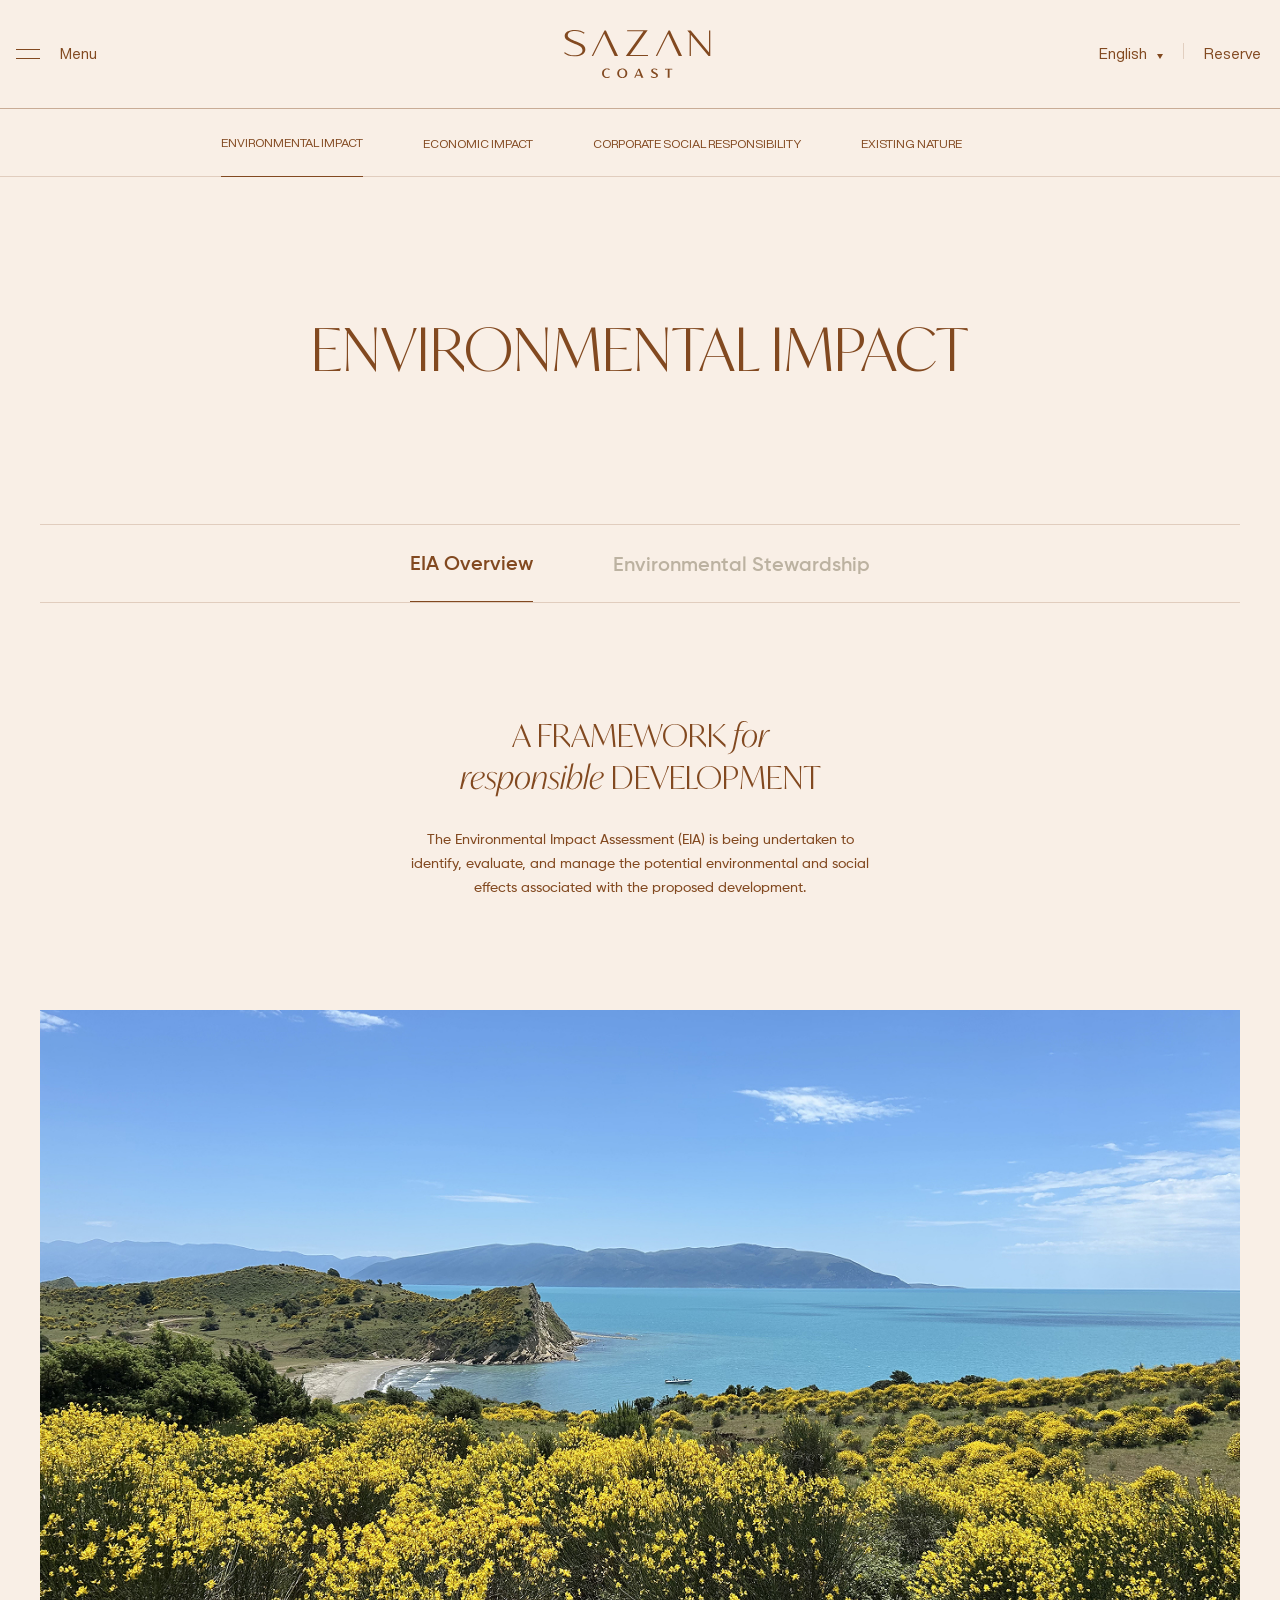
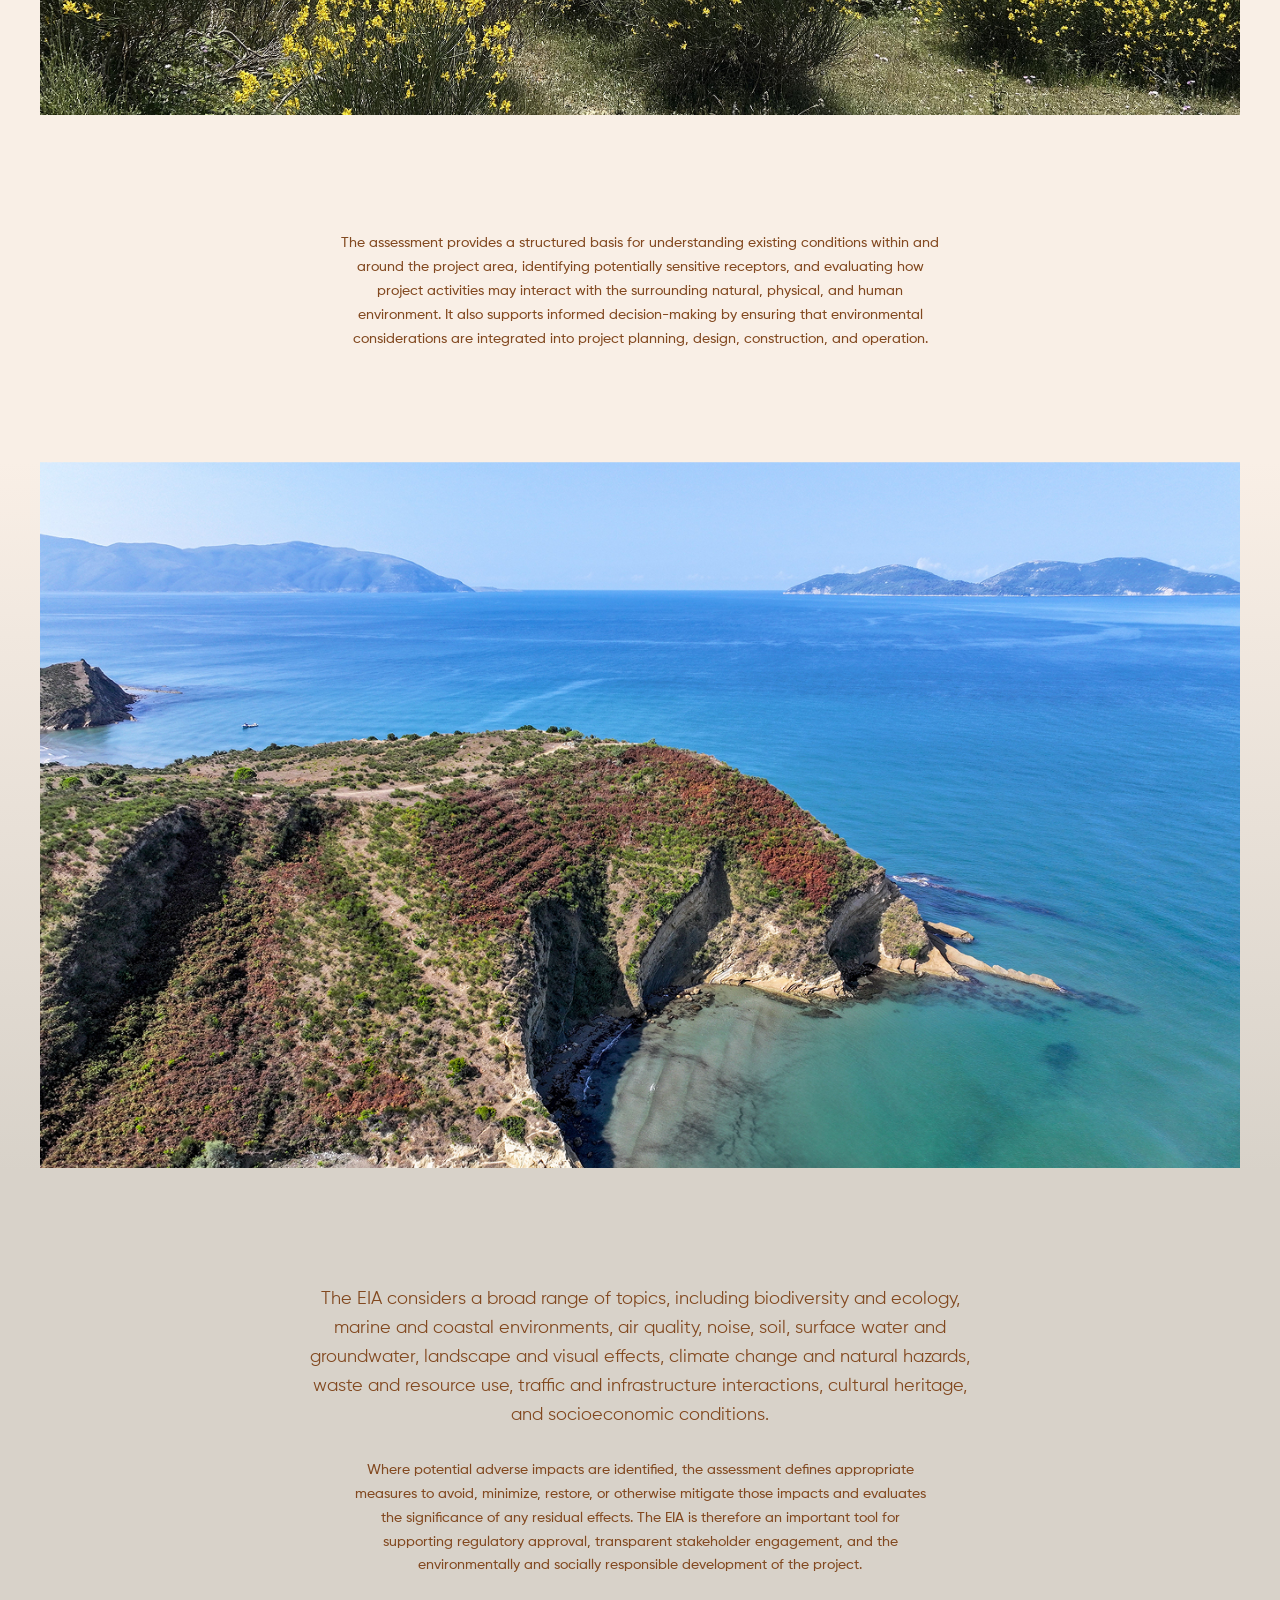
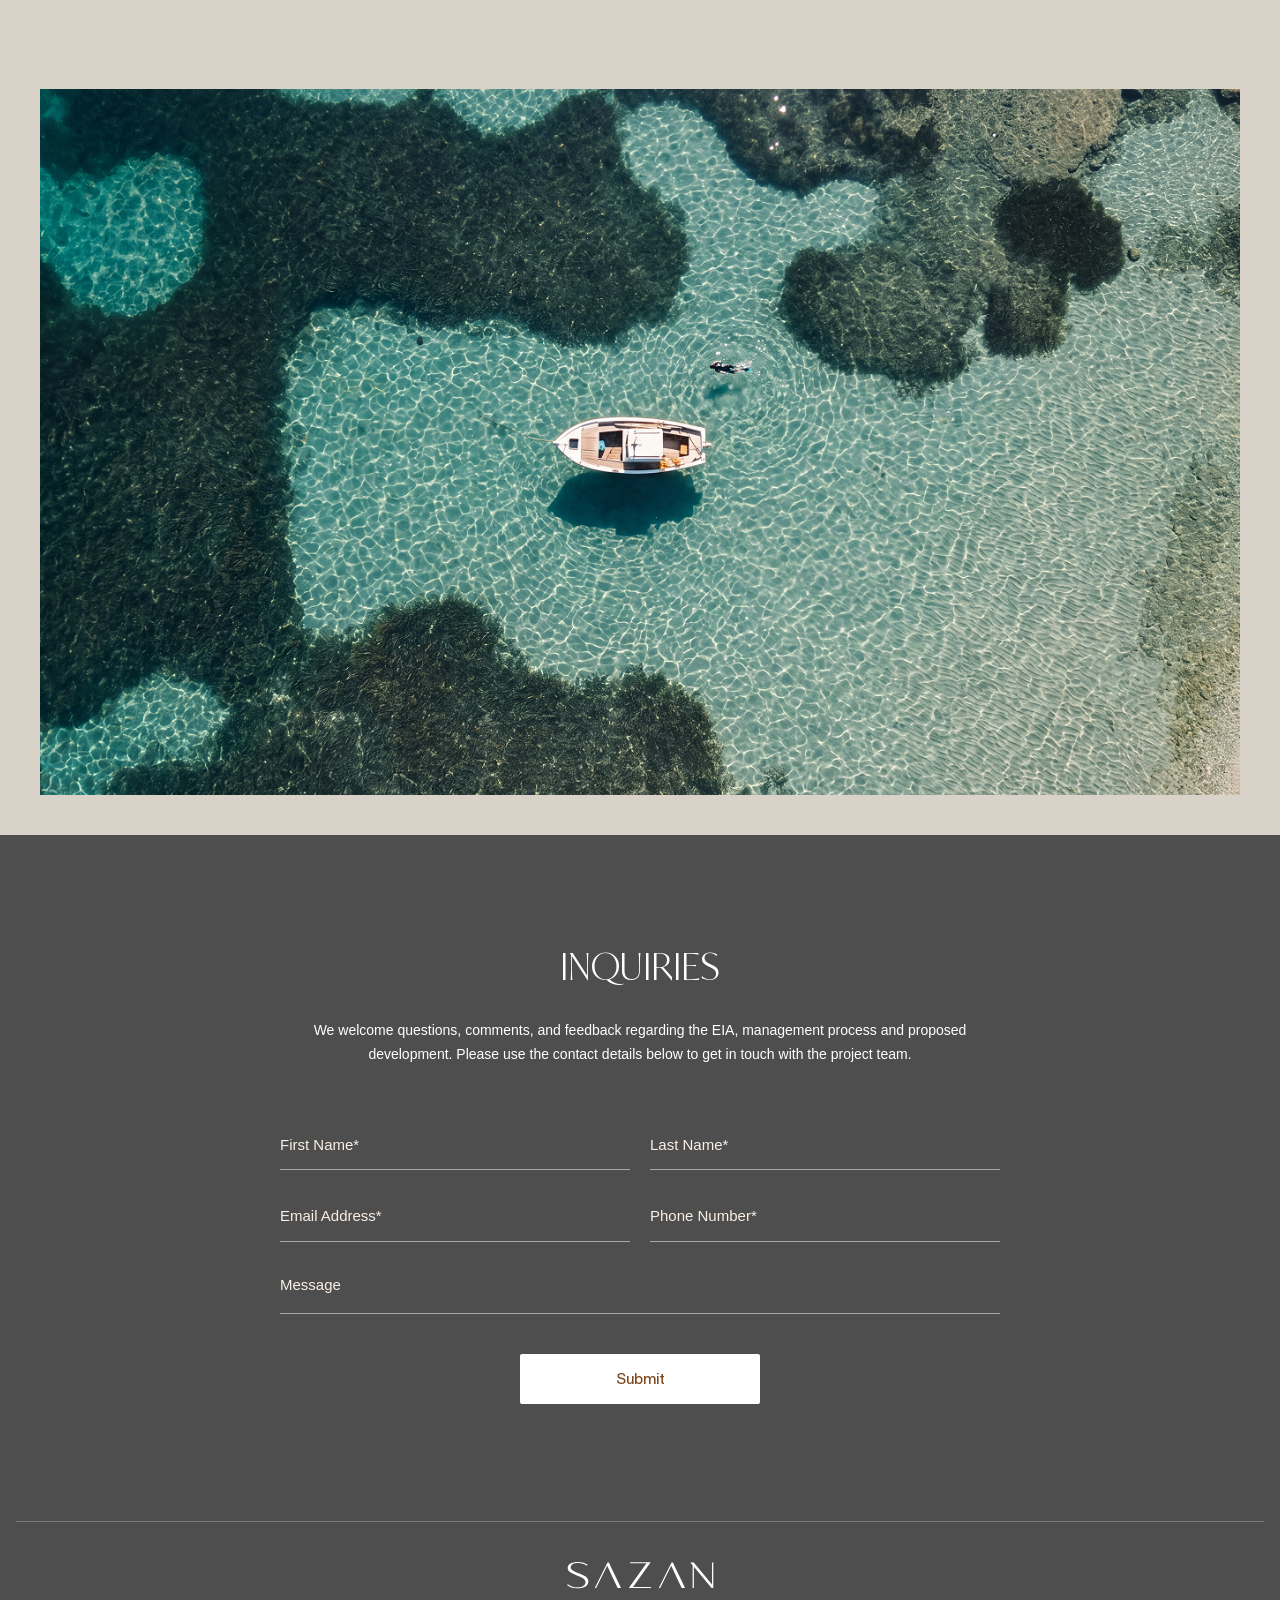
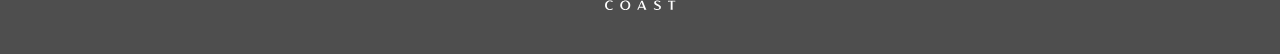
<file: eia.html>
<!DOCTYPE html>
<html lang="en">

<head>
    <meta charset="UTF-8">
    <meta name="viewport" content="width=device-width, initial-scale=1.0">
    <title>Document</title>
    <link rel="stylesheet" href="reset.css">
    <link rel="stylesheet" href="global.css">
    <link rel="stylesheet" href="enviromental.css">
     <link rel="stylesheet" href="eia.css">
</head>

<body>
    <header class="header header--scrolled">
        <div class="header__container">
            <div class="header__menu">
                <button>
                    <svg width="24" height="10" viewBox="0 0 24 10" fill="none" xmlns="http://www.w3.org/2000/svg">
                        <path d="M0 9H24V10H0V9Z" fill="white" />
                        <path d="M0 0H24V1H0V0Z" fill="white" />
                    </svg>

                </button>
                <span>
                    Menu
                </span>
            </div>
            <div class="header__menu-burger">
                <div class="header__burger-close">
                    <div>
                        <svg width="12" height="12" viewBox="0 0 12 12" fill="none" xmlns="http://www.w3.org/2000/svg">
                            <path d="M0.5 0L12 11.5L11.5 12L0 0.5L0.5 0Z" fill="#814920" />
                            <path d="M12 0.500001L0.500001 12L8.85084e-07 11.5L11.5 5.05762e-07L12 0.500001Z"
                                fill="#814920" />
                        </svg>
                    </div>
                    <span>Close</span>
                </div>
                <div class="header__burger-list">
                    <a href="about.html" class="header__list-item">About Project</a>
                    <div class="header__list-item">
                        <span>Project Impact</span>
                        <div>
                            <svg width="6" height="5" viewBox="0 0 6 5" fill="none" xmlns="http://www.w3.org/2000/svg">
                                <path d="M3 5L0 0L6 0L3 5Z" fill="#814920" />
                            </svg>

                        </div>
                    </div>
                    <div class="header__list-item">
                        <span>Governance & Engagement</span>
                        <div>
                            <svg width="6" height="5" viewBox="0 0 6 5" fill="none" xmlns="http://www.w3.org/2000/svg">
                                <path d="M3 5L0 0L6 0L3 5Z" fill="#814920" />
                            </svg>

                        </div>
                    </div>
                    <div class="header__list-item">
                        <span>Partners</span>
                        <div>
                            <svg width="6" height="5" viewBox="0 0 6 5" fill="none" xmlns="http://www.w3.org/2000/svg">
                                <path d="M3 5L0 0L6 0L3 5Z" fill="#814920" />
                            </svg>

                        </div>
                    </div>
                    <a href="#" class="header__list-item">Masterplan Overview</a>
                    <a href="#" class="header__list-item">FAQs</a>
                </div>
                <div class="header__burger-language">
                    <p class="burger__language-active">English</p>
                    <div>
                        <svg width="1" height="51" viewBox="0 0 1 51" fill="none" xmlns="http://www.w3.org/2000/svg">
                            <path d="M0.249998 51L0.25 0" stroke-width="0.5" stroke="#824920" stroke-opacity="0.4" />
                        </svg>
                    </div>
                    <p>Albanian</p>
                </div>
            </div>
            <div class="header__logo header__logo-desktop">
                <svg width="147" height="48" viewBox="0 0 147 48" fill="none" xmlns="http://www.w3.org/2000/svg">
                    <path
                        d="M10.0829 26.3313C17.6152 26.3313 21.3386 23.3692 21.3386 19.4194C21.3386 15.0308 16.3196 13.0925 11.7642 11.3371L11.6671 11.3C7.77318 9.81223 3.76051 8.27907 3.76051 5.55885C3.76051 2.30404 6.79038 0.987475 11.0752 0.987475C14.7738 0.987475 17.3244 2.12114 19.8051 3.6937L20.662 2.81603C18.3617 1.09717 15.2699 0 11.0752 0C4.35476 0 0.676532 2.19424 0.676532 6.07084C0.676532 9.76454 4.97378 11.4834 9.34887 13.1657C13.8142 14.8479 18.4801 16.4937 18.4801 20.1508C18.4801 23.4422 14.9542 25.3072 10.2183 25.3072C6.33933 25.3072 3.4279 24.064 0.856994 22.1621L0 23.0764C2.21006 25.0879 5.48234 26.3313 10.0829 26.3313Z"
                        fill="white" />
                    <path
                        d="M54.0042 25.9993H50.6738C48.9035 22.2815 47.1483 18.5884 45.4081 14.9199C43.6679 11.2514 41.9277 7.55824 40.1874 3.84049L29.116 25.9993H27.7659L40.5025 0.405876H41.8976C43.9079 4.68991 45.9182 8.96163 47.9284 13.221C49.9387 17.4558 51.9639 21.7153 54.0042 25.9993Z"
                        fill="white" />
                    <path
                        d="M61.8038 26.0732L79.446 1.32916H63.154V0.25815H83.6766L65.9894 25.0391H83.9916V26.0732H61.8038Z"
                        fill="white" />
                    <path
                        d="M118.037 25.9993H114.706C112.936 22.2815 111.181 18.5884 109.441 14.9199C107.7 11.2514 105.96 7.55824 104.22 3.84049L93.1485 25.9993H91.7983L104.535 0.405876H105.93C107.94 4.68991 109.951 8.96163 111.961 13.221C113.971 17.4558 115.996 21.7153 118.037 25.9993Z"
                        fill="white" />
                    <path
                        d="M126.753 0.405876L145.025 22.4169V0.405876H146.285V26.0362H144.53L126.888 4.76377V26.0362H125.627V3.21266L123.287 0.405876H126.753Z"
                        fill="white" />
                    <path
                        d="M45.8541 47.3152C45.4317 47.5698 44.8818 47.7629 44.2043 47.8946C43.8655 47.9649 43.463 48 42.9966 48C42.2795 48 41.6174 47.8903 41.0103 47.6708C40.4032 47.4469 39.8775 47.1286 39.4331 46.716C38.9844 46.2989 38.639 45.8029 38.3971 45.2278C38.1551 44.6483 38.0341 44.0118 38.0341 43.3182C38.0341 42.2251 38.2761 41.2966 38.76 40.5328C39.2043 39.8392 39.8115 39.319 40.5814 38.9722C41.2941 38.6517 42.0882 38.4915 42.9636 38.4915C43.6763 38.4915 44.3693 38.5946 45.0424 38.801C45.3151 38.8888 45.5659 38.9919 45.7947 39.1105L45.3459 40.0389C45.3459 40.0345 45.2887 39.995 45.1744 39.9204C44.8796 39.7316 44.4792 39.5714 43.9733 39.4397C43.6961 39.3695 43.3948 39.3343 43.0692 39.3343C42.5281 39.3343 42.0332 39.4573 41.5844 39.7031C41.0697 39.9884 40.6672 40.4033 40.3768 40.9476C40.0336 41.5754 39.8621 42.359 39.8621 43.2984C39.8621 43.8384 39.9324 44.3432 40.0732 44.8129C40.2184 45.2783 40.4252 45.6865 40.6935 46.0377C40.9619 46.3933 41.2831 46.6699 41.657 46.8674C42.0354 47.0649 42.4445 47.1659 42.8845 47.1703C43.496 47.1703 44.1097 47.0364 44.7256 46.7686C44.972 46.6633 45.1502 46.5733 45.2601 46.4987C45.3877 46.4196 45.4515 46.3779 45.4515 46.3735L45.8541 47.3152Z"
                        fill="white" />
                    <path
                        d="M58.2326 38.4915C58.9629 38.4915 59.6382 38.6034 60.2585 38.8273C60.8788 39.0468 61.4155 39.3651 61.8687 39.7821C62.3262 40.1991 62.6782 40.6996 62.9245 41.2835C63.1709 41.8673 63.2941 42.5104 63.2941 43.2128C63.2941 44.2444 63.0543 45.1378 62.5748 45.8928C62.1348 46.5821 61.5233 47.111 60.7402 47.4798C60.0055 47.8266 59.1894 48 58.292 48C57.5573 48 56.8797 47.8924 56.2594 47.6773C55.6391 47.4578 55.1024 47.1418 54.6492 46.7291C54.1917 46.3165 53.8376 45.8204 53.5868 45.2409C53.3404 44.6615 53.2172 44.0206 53.2172 43.3182C53.2172 42.3041 53.4592 41.4151 53.9431 40.6513C54.3875 39.9577 55.0012 39.4199 55.7843 39.038C56.1538 38.858 56.5454 38.7219 56.9589 38.6298C57.3725 38.5376 57.797 38.4915 58.2326 38.4915ZM58.2788 39.3343C58.0324 39.3343 57.7816 39.3717 57.5265 39.4463C57.2757 39.5165 57.0337 39.6241 56.8006 39.7689C56.2814 40.085 55.8701 40.5196 55.5665 41.0727C55.2234 41.7093 55.0518 42.4402 55.0518 43.2655C55.0518 43.8055 55.1244 44.3103 55.2696 44.78C55.4147 45.2497 55.6237 45.6602 55.8965 46.0114C56.178 46.3757 56.5168 46.6589 56.9127 46.8608C57.3087 47.0584 57.7508 47.1593 58.2392 47.1637C58.6131 47.1637 58.9893 47.0847 59.3676 46.9267C59.746 46.7642 60.0869 46.5272 60.3905 46.2155C60.7204 45.8775 60.98 45.4604 61.1692 44.9644C61.3627 44.4639 61.4595 43.8911 61.4595 43.2457C61.4595 42.7102 61.3869 42.2053 61.2418 41.7312C61.0966 41.2571 60.8876 40.8423 60.6148 40.4867C60.3333 40.1223 59.9945 39.8414 59.5986 39.6438C59.2026 39.4419 58.7627 39.3387 58.2788 39.3343Z"
                        fill="white" />
                    <path
                        d="M75.6467 38.7022L78.1016 44.6812C78.4491 45.5285 78.7813 46.266 79.0981 46.8937C79.2784 47.2493 79.4324 47.5478 79.56 47.7893H77.1843C77.1931 47.7893 77.1799 47.7322 77.1447 47.6181C77.0875 47.4161 76.9687 47.0452 76.7884 46.5052L76.5244 45.7151C76.4584 45.7019 76.2714 45.6843 75.9635 45.6624C75.7303 45.6448 75.3586 45.636 74.8482 45.636H73.6736C73.2468 45.636 72.9345 45.6448 72.7365 45.6624L72.2284 45.7019L71.9644 46.3538C71.8324 46.6655 71.6828 47.0364 71.5157 47.4666L71.3903 47.7893H70.1892L70.2684 47.6312C70.4356 47.3108 70.6072 46.9684 70.7832 46.604C70.9767 46.2089 71.2143 45.7063 71.4959 45.0961L71.8324 44.352L74.2807 38.7022H75.6467ZM72.5451 44.8459C72.7563 44.859 72.9433 44.8656 73.1061 44.8656H74.8614C75.5345 44.8656 75.9921 44.8568 76.234 44.8393L74.4127 40.2891L72.5451 44.8459Z"
                        fill="white" />
                    <path
                        d="M87.1486 45.9258C87.5401 46.3077 88.0439 46.615 88.6598 46.8477C88.9193 46.9486 89.1745 47.0276 89.4253 47.0847C89.6804 47.1374 89.907 47.1637 90.105 47.1637C90.4261 47.1637 90.7187 47.1264 90.9827 47.0518C91.251 46.9772 91.4798 46.8718 91.669 46.7357C91.8537 46.604 91.9945 46.4504 92.0913 46.2748C92.1881 46.0948 92.2365 45.906 92.2365 45.7085C92.2365 45.4846 92.1683 45.2739 92.0319 45.0763C91.8955 44.8788 91.702 44.6856 91.4512 44.4969C91.2268 44.3344 90.9563 44.1676 90.6395 43.9964L90.5141 43.9306C89.7354 43.5223 89.1613 43.2084 88.7917 42.9889C88.1406 42.6026 87.6831 42.1724 87.4191 41.6983C87.2784 41.4481 87.208 41.1518 87.208 40.8093C87.208 40.4801 87.2696 40.1662 87.3927 39.8677C87.6391 39.2707 88.167 38.8668 88.9765 38.6561C89.3857 38.5463 89.896 38.4915 90.5075 38.4915C91.5502 38.4915 92.5137 38.7329 93.3979 39.2158L92.9822 40.1772C92.8766 40.085 92.7226 39.9884 92.5202 39.8875C92.3179 39.7865 92.0957 39.6943 91.8537 39.6109C91.6074 39.5275 91.3654 39.4616 91.1278 39.4134C90.8903 39.3651 90.6835 39.3409 90.5075 39.3409C90.0236 39.3409 89.6386 39.4331 89.3527 39.6175C89.2031 39.7141 89.0887 39.8392 89.0095 39.9928C88.9303 40.1421 88.8907 40.3155 88.8907 40.513C88.8907 40.6886 88.9567 40.8554 89.0887 41.0135C89.2251 41.1671 89.4209 41.3208 89.676 41.4744C89.9004 41.6149 90.1688 41.7598 90.4811 41.909C91.2686 42.2909 91.8845 42.6158 92.3289 42.8836C92.9712 43.2874 93.4287 43.7506 93.7015 44.273C93.8423 44.5627 93.9127 44.8788 93.9127 45.2212C93.9127 45.6514 93.8181 46.0377 93.6289 46.3801C93.4441 46.7225 93.1824 47.0145 92.8436 47.2559C92.5005 47.5017 92.0957 47.6861 91.6294 47.809C91.163 47.9363 90.6681 48 90.1446 48C89.5726 48 89.0095 47.9188 88.4552 47.7564C87.7909 47.5588 87.2146 47.2669 86.7262 46.8806L87.1486 45.9258Z"
                        fill="white" />
                    <path
                        d="M103.744 39.4858C103.181 39.5121 102.569 39.5604 101.909 39.6307C101.76 39.6482 101.65 39.6592 101.579 39.6636L101.064 39.7228V38.7022H108.251V39.7228C107.815 39.6614 107.261 39.6021 106.588 39.5451L105.565 39.4858V44.859C105.565 45.4561 105.583 46.1233 105.618 46.8608L105.677 47.7893H103.632C103.676 47.0079 103.706 46.3845 103.724 45.9192C103.737 45.568 103.744 45.2146 103.744 44.859V39.4858Z"
                        fill="white" />
                </svg>
            </div>
            <div class="header__logo-mobile">
                <svg width="79" height="26" viewBox="0 0 79 26" fill="none" xmlns="http://www.w3.org/2000/svg">
                    <path
                        d="M5.4452 14.2628C9.51293 14.2628 11.5237 12.6583 11.5237 10.5188C11.5237 8.14168 8.81328 7.09174 6.35313 6.14093L6.3007 6.12083C4.19784 5.31496 2.03083 4.48449 2.03083 3.01104C2.03083 1.24802 3.66709 0.534882 5.98107 0.534882C7.97845 0.534882 9.35591 1.14895 10.6956 2.00076L11.1584 1.52535C9.9161 0.594301 8.24639 0 5.98107 0C2.35175 0 0.365356 1.18855 0.365356 3.28837C0.365356 5.28913 2.68605 6.22017 5.04878 7.13139C7.46022 8.04262 9.98002 8.93407 9.98002 10.915C9.98002 12.6978 8.07587 13.7081 5.5183 13.7081C3.4235 13.7081 1.85121 13.0346 0.462813 12.0045L0 12.4997C1.19352 13.5893 2.96069 14.2628 5.4452 14.2628Z"
                        fill="white" />
                    <path
                        d="M29.1645 14.0829H27.3659C26.4099 12.0692 25.4621 10.0687 24.5223 8.08161C23.5825 6.0945 22.6427 4.09405 21.7029 2.08026L15.7239 14.0829H14.9947L21.873 0.219849H22.6265C23.7121 2.54037 24.7977 4.85422 25.8833 7.1614C26.969 9.45525 28.0627 11.7624 29.1645 14.0829Z"
                        fill="white" />
                    <path
                        d="M33.3766 14.123L42.9042 0.719961H34.1058V0.139831H45.1888L35.637 13.5628H45.359V14.123H33.3766Z"
                        fill="white" />
                    <path
                        d="M63.7447 14.0829H61.9461C60.9901 12.0692 60.0422 10.0687 59.1024 8.08161C58.1627 6.0945 57.2229 4.09405 56.2831 2.08026L50.3041 14.0829H49.5749L56.4532 0.219849H57.2067C58.2923 2.54037 59.3779 4.85422 60.4635 7.1614C61.5491 9.45525 62.6429 11.7624 63.7447 14.0829Z"
                        fill="white" />
                    <path
                        d="M68.4517 0.219849L78.3195 12.1425V0.219849H79V14.103H78.0521L68.5246 2.58038V14.103H67.844V1.74019L66.5802 0.219849H68.4517Z"
                        fill="white" />
                    <path
                        d="M24.7631 25.6291C24.535 25.767 24.238 25.8716 23.8722 25.9429C23.6892 25.981 23.4718 26 23.22 26C22.8327 26 22.4751 25.9406 22.1473 25.8217C21.8194 25.7004 21.5355 25.528 21.2955 25.3045C21.0532 25.0786 20.8667 24.8099 20.736 24.4984C20.6053 24.1845 20.54 23.8397 20.54 23.464C20.54 22.8719 20.6707 22.369 20.932 21.9553C21.172 21.5796 21.4999 21.2978 21.9156 21.1099C22.3005 20.9363 22.7294 20.8495 23.2022 20.8495C23.587 20.8495 23.9612 20.9054 24.3248 21.0172C24.4721 21.0647 24.6075 21.1206 24.731 21.1848L24.4887 21.6877C24.4887 21.6854 24.4578 21.664 24.396 21.6235C24.2368 21.5213 24.0206 21.4345 23.7474 21.3632C23.5977 21.3251 23.435 21.3061 23.2592 21.3061C22.9669 21.3061 22.6997 21.3727 22.4573 21.5058C22.1793 21.6604 21.962 21.8851 21.8052 22.18C21.6198 22.52 21.5272 22.9444 21.5272 23.4533C21.5272 23.7458 21.5652 24.0192 21.6412 24.2737C21.7196 24.5257 21.8313 24.7469 21.9762 24.9371C22.1211 25.1297 22.2946 25.2795 22.4965 25.3865C22.7009 25.4935 22.9218 25.5482 23.1594 25.5506C23.4896 25.5506 23.8211 25.4781 24.1537 25.333C24.2867 25.2759 24.383 25.2272 24.4424 25.1868C24.5113 25.144 24.5457 25.1214 24.5457 25.119L24.7631 25.6291Z"
                        fill="white" />
                    <path
                        d="M31.448 20.8495C31.8424 20.8495 32.2071 20.9102 32.5421 21.0315C32.8771 21.1504 33.167 21.3227 33.4117 21.5486C33.6588 21.7745 33.8488 22.0456 33.9819 22.3619C34.1149 22.6781 34.1814 23.0265 34.1814 23.4069C34.1814 23.9657 34.052 24.4496 33.793 24.8586C33.5554 25.232 33.2252 25.5185 32.8023 25.7182C32.4055 25.9061 31.9648 26 31.4801 26C31.0833 26 30.7174 25.9417 30.3824 25.8252C30.0474 25.7063 29.7576 25.5351 29.5129 25.3116C29.2658 25.0881 29.0745 24.8194 28.9391 24.5055C28.806 24.1916 28.7395 23.8445 28.7395 23.464C28.7395 22.9147 28.8702 22.4332 29.1315 22.0195C29.3715 21.6438 29.7029 21.3525 30.1258 21.1456C30.3254 21.0481 30.5369 20.9744 30.7602 20.9245C30.9835 20.8745 31.2128 20.8495 31.448 20.8495ZM31.473 21.3061C31.3399 21.3061 31.2045 21.3263 31.0667 21.3667C30.9313 21.4048 30.8006 21.463 30.6747 21.5415C30.3943 21.7127 30.1722 21.9481 30.0082 22.2477C29.8229 22.5925 29.7303 22.9884 29.7303 23.4355C29.7303 23.728 29.7695 24.0014 29.8479 24.2558C29.9263 24.5103 30.0391 24.7326 30.1864 24.9228C30.3385 25.1202 30.5214 25.2736 30.7353 25.3829C30.9491 25.49 31.1879 25.5446 31.4516 25.547C31.6535 25.547 31.8567 25.5042 32.061 25.4186C32.2653 25.3306 32.4494 25.2022 32.6134 25.0334C32.7916 24.8503 32.9317 24.6244 33.0339 24.3557C33.1384 24.0846 33.1907 23.7743 33.1907 23.4248C33.1907 23.1347 33.1515 22.8612 33.0731 22.6044C32.9947 22.3476 32.8819 22.1229 32.7345 21.9303C32.5825 21.7329 32.3995 21.5807 32.1857 21.4737C31.9719 21.3644 31.7343 21.3085 31.473 21.3061Z"
                        fill="white" />
                    <path
                        d="M40.8524 20.9637L42.1781 24.2023C42.3658 24.6613 42.5452 25.0607 42.7162 25.4008C42.8137 25.5934 42.8968 25.7551 42.9657 25.8859H41.6827C41.6875 25.8859 41.6804 25.855 41.6614 25.7931C41.6305 25.6837 41.5663 25.4828 41.4689 25.1903L41.3264 24.7623C41.2907 24.7552 41.1898 24.7457 41.0234 24.7338C40.8975 24.7243 40.6968 24.7195 40.4212 24.7195H39.7868C39.5563 24.7195 39.3877 24.7243 39.2807 24.7338L39.0063 24.7552L38.8638 25.1083C38.7925 25.2771 38.7117 25.4781 38.6214 25.7111L38.5537 25.8859H37.9051L37.9479 25.8003C38.0382 25.6267 38.1308 25.4412 38.2259 25.2438C38.3304 25.0298 38.4587 24.7576 38.6108 24.427L38.7925 24.024L40.1147 20.9637H40.8524ZM39.1774 24.2915C39.2914 24.2986 39.3924 24.3022 39.4803 24.3022H40.4283C40.7918 24.3022 41.0389 24.2975 41.1696 24.2879L40.186 21.8233L39.1774 24.2915Z"
                        fill="white" />
                    <path
                        d="M47.0639 24.8765C47.2753 25.0833 47.5474 25.2498 47.88 25.3758C48.0201 25.4305 48.1579 25.4733 48.2934 25.5042C48.4312 25.5327 48.5535 25.547 48.6604 25.547C48.8339 25.547 48.9919 25.5268 49.1344 25.4864C49.2794 25.446 49.4029 25.3889 49.5051 25.3152C49.6049 25.2438 49.6809 25.1606 49.7331 25.0655C49.7854 24.968 49.8116 24.8658 49.8116 24.7588C49.8116 24.6375 49.7747 24.5233 49.7011 24.4163C49.6274 24.3093 49.5229 24.2047 49.3875 24.1025C49.2663 24.0145 49.1202 23.9241 48.9491 23.8314L48.8814 23.7957C48.4609 23.5746 48.1508 23.4046 47.9512 23.2857C47.5996 23.0764 47.3525 22.8434 47.21 22.5866C47.1339 22.451 47.0959 22.2905 47.0959 22.1051C47.0959 21.9267 47.1292 21.7567 47.1957 21.595C47.3288 21.2716 47.6139 21.0529 48.051 20.9387C48.272 20.8793 48.5476 20.8495 48.8778 20.8495C49.4409 20.8495 49.9612 20.9803 50.4388 21.2419L50.2143 21.7626C50.1572 21.7127 50.0741 21.6604 49.9648 21.6057C49.8555 21.551 49.7355 21.5011 49.6049 21.4559C49.4718 21.4107 49.3411 21.3751 49.2128 21.3489C49.0845 21.3227 48.9729 21.3097 48.8778 21.3097C48.6165 21.3097 48.4086 21.3596 48.2542 21.4595C48.1734 21.5118 48.1116 21.5796 48.0689 21.6628C48.0261 21.7436 48.0047 21.8376 48.0047 21.9446C48.0047 22.0397 48.0403 22.13 48.1116 22.2156C48.1853 22.2989 48.291 22.3821 48.4288 22.4653C48.55 22.5414 48.6949 22.6199 48.8636 22.7007C49.2889 22.9076 49.6215 23.0836 49.8614 23.2286C50.2083 23.4474 50.4554 23.6982 50.6027 23.9812C50.6787 24.1381 50.7168 24.3093 50.7168 24.4948C50.7168 24.7278 50.6657 24.9371 50.5635 25.1226C50.4637 25.308 50.3224 25.4662 50.1394 25.597C49.9541 25.7301 49.7355 25.83 49.4837 25.8966C49.2318 25.9655 48.9646 26 48.6818 26C48.373 26 48.0689 25.956 47.7695 25.868C47.4107 25.761 47.0995 25.6029 46.8358 25.3936L47.0639 24.8765Z"
                        fill="white" />
                    <path
                        d="M56.0259 21.3881C55.7218 21.4024 55.3916 21.4286 55.0352 21.4666C54.9544 21.4761 54.895 21.4821 54.857 21.4844L54.579 21.5165V20.9637H58.46V21.5165C58.2248 21.4832 57.9254 21.4511 57.5619 21.4202L57.0095 21.3881V24.2986C57.0095 24.622 57.019 24.9835 57.038 25.3829L57.0701 25.8859H55.9653C55.9891 25.4626 56.0057 25.1249 56.0152 24.8729C56.0224 24.6827 56.0259 24.4912 56.0259 24.2986V21.3881Z"
                        fill="white" />
                </svg>

            </div>
            <div class="header__right">
                <div class="header__language">
                    <span>
                        English
                    </span>
                    <div>
                        <svg width="6" height="5" viewBox="0 0 6 5" fill="none" xmlns="http://www.w3.org/2000/svg">
                            <path d="M3 5L0 0L6 0L3 5Z" fill="white" />
                        </svg>

                    </div>
                </div>
                <div>
                    <svg width="1" height="16" viewBox="0 0 1 16" fill="none" xmlns="http://www.w3.org/2000/svg">
                        <path d="M0.25 16V0" stroke-width="0.5" stroke="white" stroke-opacity="0.5" />
                    </svg>

                </div>
                <span>Reserve</span>
            </div>
        </div>
    </header>
    <main class="main">
        <div class="project__nav">
            <div class="project__nav-container">
                <nav class="project__nav-content">
                    <a href="#" class="project__nav-item project__nav-item--active">environmental Impact</a>
                    <a href="#" class="project__nav-item">Economic Impact</a>
                    <a href="#" class="project__nav-item">Corporate Social Responsibility</a>
                    <a href="#" class="project__nav-item">Existing Nature</a>
                </nav>
            </div>
        </div>
        <div class="hero">
            <div class="hero__container">
                <h1 class="hero__title">environmental Impact</h1>
                <div class="enviromental__nav">
                    <nav class="eviromental__nav-container">
                        <a href="eia.html" class="eviromental__nav-item eviromental__nav-item--active">EIA Overview</a>
                        <a href="stewardship.html" class="eviromental__nav-item">Environmental Stewardship</a>
                    </nav>
                </div>
                <div class="hero__footer">
                    <h2 class="hero__footer-title">A Framework <i class="hero__italic"> for <br>
                            responsible</i> Development</h2>
                    <p class="hero__footer-subtitle">The Environmental Impact Assessment (EIA) is being undertaken to
                        identify, evaluate, and manage the <br class="mobile-br"> potential environmental and social effects <br class="mobile-br"> associated with
                        the proposed development. </p>
                </div>
            </div>
        </div>
        <div class="enviromental__img">
            <img src="img/eia1.jpg" alt="img">
        </div>
        <p class="eia__text-single">
            The assessment provides a structured basis for understanding existing conditions within and around the
            project area, identifying potentially sensitive receptors, and evaluating how project activities may
            interact with the surrounding natural, physical, and human environment. It also supports informed
            decision-making by ensuring that environmental considerations are integrated into project planning, design,
            construction, and operation.
        </p>
        <div class="enviromental__linear">
            <div class="enviromental__img">
                <img src="img/eia2.png" alt="img">
            </div>
        </div>
        <div class="eia__last">
            <div class="eia__last-conteiner">
                <div class="eia__last-text">
                    <p class="eia__last-text--header eia__last-text--desktop">
                        The EIA considers a broad range of topics, including biodiversity and ecology, marine and
                        coastal environments, air quality, noise, soil, surface water and groundwater, landscape and
                        visual effects, climate change
                        and natural hazards, waste and resource use, traffic and infrastructure interactions, cultural
                        heritage, and socioeconomic conditions.
                    </p>
                    <p class="eia__last-text--header eia__last-text--mobile">
                        Sazan Coast Masterplan is a comprehensive, nature-integrated coastal development <br class="mobile-br"> spanning approximately 284 hectares of land along the Zvërnec Peninsula in southern Albania.
                    </p>
                    <p class="eia__last-text--footer eia__last-text--desktop">
                        Where potential adverse impacts are identified, the assessment defines appropriate measures to
                        avoid, minimize, restore, or otherwise mitigate those impacts and evaluates the significance of
                        any residual effects. The EIA is therefore an important tool for supporting regulatory approval,
                        transparent stakeholder engagement, and the environmentally and socially responsible development
                        of the project.
                    </p>
                    <p class="eia__last-text--footer eia__last-text--mobile">
                        The vision is to create a destination where rchitecture, landscape, and the natural environment exist in harmony, establishing a new benchmark for ustainable coastal development while delivering long-term environmental, social, and economic value.
The masterplan is envisioned to be realized over approximately three to five years, with each phase carefully considered to ensure the destination evolves in harmony with its natural setting  environmental commitments, and long-term vision.
                    </p>
                </div>
                <div class="enviromental__img">
                    <img src="img/eia3.jpg" alt="img">
                </div>
            </div>
        </div>
    </main>
    <footer class="footer">
        <div class="footer__container">
            <div class="footer__title">
                <h2>inquiries</h2>
                <p>
                    We welcome questions, comments, and feedback regarding the EIA, management process and proposed
                    development. Please use the contact details below to get in touch with the project team.
                </p>
            </div>
            <form class="contact__form">
                <div class="contact__form-fields">
                    <input type="text" placeholder="First Name*" required>
                    <input type="text" placeholder="Last Name*" required>
                    <input type="email" placeholder="Email Address*" required>
                    <input type="tel" placeholder="Phone Number*" required>
                    <textarea placeholder="Message"></textarea>
                </div>

                <button class="contact__form-btn" type="submit">Submit</button>
            </form>
            <div class="footer__logo">
                <div class="footer__logo-desk">
                    <svg width="147" height="48" viewBox="0 0 147 48" fill="none" xmlns="http://www.w3.org/2000/svg">
                        <path
                            d="M10.0829 26.3313C17.6152 26.3313 21.3386 23.3692 21.3386 19.4194C21.3386 15.0308 16.3196 13.0925 11.7642 11.3371L11.6671 11.3C7.77318 9.81223 3.76051 8.27907 3.76051 5.55885C3.76051 2.30404 6.79038 0.987475 11.0752 0.987475C14.7738 0.987475 17.3244 2.12114 19.8051 3.6937L20.662 2.81603C18.3617 1.09717 15.2699 0 11.0752 0C4.35476 0 0.676532 2.19424 0.676532 6.07084C0.676532 9.76454 4.97378 11.4834 9.34887 13.1657C13.8142 14.8479 18.4801 16.4937 18.4801 20.1508C18.4801 23.4422 14.9542 25.3072 10.2183 25.3072C6.33933 25.3072 3.4279 24.064 0.856994 22.1621L0 23.0764C2.21006 25.0879 5.48234 26.3313 10.0829 26.3313Z"
                            fill="white" />
                        <path
                            d="M54.0042 25.9993H50.6738C48.9035 22.2815 47.1483 18.5884 45.4081 14.9199C43.6679 11.2514 41.9277 7.55824 40.1874 3.84049L29.116 25.9993H27.7659L40.5025 0.405876H41.8976C43.9079 4.68991 45.9182 8.96163 47.9284 13.221C49.9387 17.4558 51.9639 21.7153 54.0042 25.9993Z"
                            fill="white" />
                        <path
                            d="M61.8038 26.0732L79.446 1.32916H63.154V0.25815H83.6766L65.9894 25.0391H83.9916V26.0732H61.8038Z"
                            fill="white" />
                        <path
                            d="M118.037 25.9993H114.706C112.936 22.2815 111.181 18.5884 109.441 14.9199C107.7 11.2514 105.96 7.55824 104.22 3.84049L93.1485 25.9993H91.7983L104.535 0.405876H105.93C107.94 4.68991 109.951 8.96163 111.961 13.221C113.971 17.4558 115.996 21.7153 118.037 25.9993Z"
                            fill="white" />
                        <path
                            d="M126.753 0.405876L145.025 22.4169V0.405876H146.285V26.0362H144.53L126.888 4.76377V26.0362H125.627V3.21266L123.287 0.405876H126.753Z"
                            fill="white" />
                        <path
                            d="M45.8541 47.3152C45.4317 47.5698 44.8818 47.7629 44.2043 47.8946C43.8655 47.9649 43.463 48 42.9966 48C42.2795 48 41.6174 47.8903 41.0103 47.6708C40.4032 47.4469 39.8775 47.1286 39.4331 46.716C38.9844 46.2989 38.639 45.8029 38.3971 45.2278C38.1551 44.6483 38.0341 44.0118 38.0341 43.3182C38.0341 42.2251 38.2761 41.2966 38.76 40.5328C39.2043 39.8392 39.8115 39.319 40.5814 38.9722C41.2941 38.6517 42.0882 38.4915 42.9636 38.4915C43.6763 38.4915 44.3693 38.5946 45.0424 38.801C45.3151 38.8888 45.5659 38.9919 45.7947 39.1105L45.3459 40.0389C45.3459 40.0345 45.2887 39.995 45.1744 39.9204C44.8796 39.7316 44.4792 39.5714 43.9733 39.4397C43.6961 39.3695 43.3948 39.3343 43.0692 39.3343C42.5281 39.3343 42.0332 39.4573 41.5844 39.7031C41.0697 39.9884 40.6672 40.4033 40.3768 40.9476C40.0336 41.5754 39.8621 42.359 39.8621 43.2984C39.8621 43.8384 39.9324 44.3432 40.0732 44.8129C40.2184 45.2783 40.4252 45.6865 40.6935 46.0377C40.9619 46.3933 41.2831 46.6699 41.657 46.8674C42.0354 47.0649 42.4445 47.1659 42.8845 47.1703C43.496 47.1703 44.1097 47.0364 44.7256 46.7686C44.972 46.6633 45.1502 46.5733 45.2601 46.4987C45.3877 46.4196 45.4515 46.3779 45.4515 46.3735L45.8541 47.3152Z"
                            fill="white" />
                        <path
                            d="M58.2326 38.4915C58.9629 38.4915 59.6382 38.6034 60.2585 38.8273C60.8788 39.0468 61.4155 39.3651 61.8687 39.7821C62.3262 40.1991 62.6782 40.6996 62.9245 41.2835C63.1709 41.8673 63.2941 42.5104 63.2941 43.2128C63.2941 44.2444 63.0543 45.1378 62.5748 45.8928C62.1348 46.5821 61.5233 47.111 60.7402 47.4798C60.0055 47.8266 59.1894 48 58.292 48C57.5573 48 56.8797 47.8924 56.2594 47.6773C55.6391 47.4578 55.1024 47.1418 54.6492 46.7291C54.1917 46.3165 53.8376 45.8204 53.5868 45.2409C53.3404 44.6615 53.2172 44.0206 53.2172 43.3182C53.2172 42.3041 53.4592 41.4151 53.9431 40.6513C54.3875 39.9577 55.0012 39.4199 55.7843 39.038C56.1538 38.858 56.5454 38.7219 56.9589 38.6298C57.3725 38.5376 57.797 38.4915 58.2326 38.4915ZM58.2788 39.3343C58.0324 39.3343 57.7816 39.3717 57.5265 39.4463C57.2757 39.5165 57.0337 39.6241 56.8006 39.7689C56.2814 40.085 55.8701 40.5196 55.5665 41.0727C55.2234 41.7093 55.0518 42.4402 55.0518 43.2655C55.0518 43.8055 55.1244 44.3103 55.2696 44.78C55.4147 45.2497 55.6237 45.6602 55.8965 46.0114C56.178 46.3757 56.5168 46.6589 56.9127 46.8608C57.3087 47.0584 57.7508 47.1593 58.2392 47.1637C58.6131 47.1637 58.9893 47.0847 59.3676 46.9267C59.746 46.7642 60.0869 46.5272 60.3905 46.2155C60.7204 45.8775 60.98 45.4604 61.1692 44.9644C61.3628 44.4639 61.4595 43.8911 61.4595 43.2457C61.4595 42.7102 61.3869 42.2053 61.2418 41.7312C61.0966 41.2571 60.8876 40.8423 60.6148 40.4867C60.3333 40.1223 59.9945 39.8414 59.5986 39.6438C59.2026 39.4419 58.7627 39.3387 58.2788 39.3343Z"
                            fill="white" />
                        <path
                            d="M75.6467 38.7022L78.1016 44.6812C78.4491 45.5285 78.7813 46.266 79.0981 46.8937C79.2784 47.2493 79.4324 47.5478 79.56 47.7893H77.1843C77.1931 47.7893 77.1799 47.7322 77.1447 47.6181C77.0875 47.4161 76.9687 47.0452 76.7884 46.5052L76.5244 45.7151C76.4584 45.7019 76.2714 45.6843 75.9635 45.6624C75.7303 45.6448 75.3586 45.636 74.8482 45.636H73.6736C73.2468 45.636 72.9345 45.6448 72.7365 45.6624L72.2284 45.7019L71.9644 46.3538C71.8324 46.6655 71.6828 47.0364 71.5157 47.4666L71.3903 47.7893H70.1892L70.2684 47.6312C70.4356 47.3108 70.6072 46.9684 70.7832 46.604C70.9767 46.2089 71.2143 45.7063 71.4959 45.0961L71.8324 44.352L74.2807 38.7022H75.6467ZM72.5451 44.8459C72.7563 44.859 72.9433 44.8656 73.1061 44.8656H74.8614C75.5345 44.8656 75.9921 44.8568 76.234 44.8393L74.4127 40.2891L72.5451 44.8459Z"
                            fill="white" />
                        <path
                            d="M87.1486 45.9258C87.5401 46.3077 88.0439 46.615 88.6598 46.8477C88.9193 46.9486 89.1745 47.0276 89.4253 47.0847C89.6804 47.1374 89.907 47.1637 90.105 47.1637C90.4261 47.1637 90.7187 47.1264 90.9827 47.0518C91.251 46.9772 91.4798 46.8718 91.669 46.7357C91.8537 46.604 91.9945 46.4504 92.0913 46.2748C92.1881 46.0948 92.2365 45.906 92.2365 45.7085C92.2365 45.4846 92.1683 45.2739 92.0319 45.0763C91.8955 44.8788 91.702 44.6856 91.4512 44.4969C91.2268 44.3344 90.9563 44.1676 90.6395 43.9964L90.5141 43.9306C89.7354 43.5223 89.1613 43.2084 88.7917 42.9889C88.1406 42.6026 87.6831 42.1724 87.4191 41.6983C87.2784 41.4481 87.208 41.1518 87.208 40.8093C87.208 40.4801 87.2696 40.1662 87.3927 39.8677C87.6391 39.2707 88.167 38.8668 88.9765 38.6561C89.3857 38.5463 89.896 38.4915 90.5075 38.4915C91.5502 38.4915 92.5137 38.7329 93.3979 39.2158L92.9822 40.1772C92.8766 40.085 92.7226 39.9884 92.5202 39.8875C92.3179 39.7865 92.0957 39.6943 91.8537 39.6109C91.6074 39.5275 91.3654 39.4616 91.1278 39.4134C90.8903 39.3651 90.6835 39.3409 90.5075 39.3409C90.0236 39.3409 89.6386 39.4331 89.3527 39.6175C89.2031 39.7141 89.0887 39.8392 89.0095 39.9928C88.9303 40.1421 88.8907 40.3155 88.8907 40.513C88.8907 40.6886 88.9567 40.8554 89.0887 41.0135C89.2251 41.1671 89.4209 41.3208 89.676 41.4744C89.9004 41.6149 90.1688 41.7598 90.4811 41.909C91.2686 42.2909 91.8845 42.6158 92.3289 42.8836C92.9712 43.2874 93.4287 43.7506 93.7015 44.273C93.8423 44.5627 93.9127 44.8788 93.9127 45.2212C93.9127 45.6514 93.8181 46.0377 93.6289 46.3801C93.4441 46.7225 93.1824 47.0145 92.8436 47.2559C92.5005 47.5017 92.0957 47.6861 91.6294 47.809C91.163 47.9363 90.6681 48 90.1446 48C89.5726 48 89.0095 47.9188 88.4552 47.7564C87.7909 47.5588 87.2146 47.2669 86.7262 46.8806L87.1486 45.9258Z"
                            fill="white" />
                        <path
                            d="M103.744 39.4858C103.181 39.5121 102.569 39.5604 101.909 39.6307C101.76 39.6482 101.65 39.6592 101.579 39.6636L101.064 39.7228V38.7022H108.251V39.7228C107.815 39.6614 107.261 39.6021 106.588 39.5451L105.565 39.4858V44.859C105.565 45.4561 105.583 46.1233 105.618 46.8608L105.677 47.7893H103.632C103.676 47.0079 103.706 46.3845 103.724 45.9192C103.737 45.568 103.744 45.2146 103.744 44.859V39.4858Z"
                            fill="white" />
                    </svg>
                </div>
                <div class="footer__logo-mobile">
                    <svg width="79" height="26" viewBox="0 0 79 26" fill="none" xmlns="http://www.w3.org/2000/svg">
                        <path
                            d="M5.4452 14.2628C9.51293 14.2628 11.5237 12.6583 11.5237 10.5188C11.5237 8.14168 8.81328 7.09174 6.35313 6.14093L6.3007 6.12083C4.19784 5.31496 2.03083 4.48449 2.03083 3.01104C2.03083 1.24802 3.66709 0.534882 5.98107 0.534882C7.97845 0.534882 9.35591 1.14895 10.6956 2.00076L11.1584 1.52535C9.9161 0.594301 8.24639 0 5.98107 0C2.35175 0 0.365356 1.18855 0.365356 3.28837C0.365356 5.28913 2.68605 6.22017 5.04878 7.13139C7.46022 8.04262 9.98002 8.93407 9.98002 10.915C9.98002 12.6978 8.07587 13.7081 5.5183 13.7081C3.4235 13.7081 1.85121 13.0346 0.462813 12.0045L0 12.4997C1.19352 13.5893 2.96069 14.2628 5.4452 14.2628Z"
                            fill="white" />
                        <path
                            d="M29.1645 14.0829H27.3659C26.4099 12.0692 25.4621 10.0687 24.5223 8.08161C23.5825 6.0945 22.6427 4.09405 21.7029 2.08026L15.7239 14.0829H14.9947L21.873 0.219849H22.6265C23.7121 2.54037 24.7977 4.85422 25.8833 7.1614C26.969 9.45525 28.0627 11.7624 29.1645 14.0829Z"
                            fill="white" />
                        <path
                            d="M33.3766 14.123L42.9042 0.719961H34.1058V0.139831H45.1888L35.637 13.5628H45.359V14.123H33.3766Z"
                            fill="white" />
                        <path
                            d="M63.7447 14.0829H61.9461C60.9901 12.0692 60.0422 10.0687 59.1024 8.08161C58.1627 6.0945 57.2229 4.09405 56.2831 2.08026L50.3041 14.0829H49.5749L56.4532 0.219849H57.2067C58.2923 2.54037 59.3779 4.85422 60.4635 7.1614C61.5491 9.45525 62.6429 11.7624 63.7447 14.0829Z"
                            fill="white" />
                        <path
                            d="M68.4517 0.219849L78.3195 12.1425V0.219849H79V14.103H78.0521L68.5246 2.58038V14.103H67.844V1.74019L66.5802 0.219849H68.4517Z"
                            fill="white" />
                        <path
                            d="M24.7631 25.6291C24.535 25.767 24.238 25.8716 23.8722 25.9429C23.6892 25.981 23.4718 26 23.22 26C22.8327 26 22.4751 25.9406 22.1473 25.8217C21.8194 25.7004 21.5355 25.528 21.2955 25.3045C21.0532 25.0786 20.8667 24.8099 20.736 24.4984C20.6053 24.1845 20.54 23.8397 20.54 23.464C20.54 22.8719 20.6707 22.369 20.932 21.9553C21.172 21.5796 21.4999 21.2978 21.9156 21.1099C22.3005 20.9363 22.7294 20.8495 23.2022 20.8495C23.587 20.8495 23.9612 20.9054 24.3248 21.0172C24.4721 21.0647 24.6075 21.1206 24.731 21.1848L24.4887 21.6877C24.4887 21.6854 24.4578 21.664 24.396 21.6235C24.2368 21.5213 24.0206 21.4345 23.7474 21.3632C23.5977 21.3251 23.435 21.3061 23.2592 21.3061C22.9669 21.3061 22.6997 21.3727 22.4573 21.5058C22.1793 21.6604 21.962 21.8851 21.8052 22.18C21.6198 22.52 21.5272 22.9444 21.5272 23.4533C21.5272 23.7458 21.5652 24.0192 21.6412 24.2737C21.7196 24.5257 21.8313 24.7469 21.9762 24.9371C22.1211 25.1297 22.2946 25.2795 22.4965 25.3865C22.7009 25.4935 22.9218 25.5482 23.1594 25.5506C23.4896 25.5506 23.8211 25.4781 24.1537 25.333C24.2867 25.2759 24.383 25.2272 24.4424 25.1868C24.5113 25.144 24.5457 25.1214 24.5457 25.119L24.7631 25.6291Z"
                            fill="white" />
                        <path
                            d="M31.448 20.8495C31.8424 20.8495 32.2071 20.9102 32.5421 21.0315C32.8771 21.1504 33.167 21.3227 33.4117 21.5486C33.6588 21.7745 33.8488 22.0456 33.9819 22.3619C34.1149 22.6781 34.1814 23.0265 34.1814 23.4069C34.1814 23.9657 34.052 24.4496 33.793 24.8586C33.5554 25.232 33.2252 25.5185 32.8023 25.7182C32.4055 25.9061 31.9648 26 31.4801 26C31.0833 26 30.7174 25.9417 30.3824 25.8252C30.0474 25.7063 29.7576 25.5351 29.5129 25.3116C29.2658 25.0881 29.0745 24.8194 28.9391 24.5055C28.806 24.1916 28.7395 23.8445 28.7395 23.464C28.7395 22.9147 28.8702 22.4332 29.1315 22.0195C29.3715 21.6438 29.7029 21.3525 30.1258 21.1456C30.3254 21.0481 30.5369 20.9744 30.7602 20.9245C30.9835 20.8745 31.2128 20.8495 31.448 20.8495ZM31.473 21.3061C31.3399 21.3061 31.2045 21.3263 31.0667 21.3667C30.9313 21.4048 30.8006 21.463 30.6747 21.5415C30.3943 21.7127 30.1722 21.9481 30.0082 22.2477C29.8229 22.5925 29.7303 22.9884 29.7303 23.4355C29.7303 23.728 29.7695 24.0014 29.8479 24.2558C29.9263 24.5103 30.0391 24.7326 30.1864 24.9228C30.3385 25.1202 30.5214 25.2736 30.7353 25.3829C30.9491 25.49 31.1879 25.5446 31.4516 25.547C31.6535 25.547 31.8567 25.5042 32.061 25.4186C32.2653 25.3306 32.4494 25.2022 32.6134 25.0334C32.7916 24.8503 32.9317 24.6244 33.0339 24.3557C33.1384 24.0846 33.1907 23.7743 33.1907 23.4248C33.1907 23.1347 33.1515 22.8612 33.0731 22.6044C32.9947 22.3476 32.8819 22.1229 32.7345 21.9303C32.5825 21.7329 32.3995 21.5807 32.1857 21.4737C31.9719 21.3644 31.7343 21.3085 31.473 21.3061Z"
                            fill="white" />
                        <path
                            d="M40.8524 20.9637L42.1781 24.2023C42.3658 24.6613 42.5452 25.0607 42.7162 25.4008C42.8137 25.5934 42.8968 25.7551 42.9657 25.8859H41.6827C41.6875 25.8859 41.6804 25.855 41.6614 25.7931C41.6305 25.6837 41.5663 25.4828 41.4689 25.1903L41.3264 24.7623C41.2907 24.7552 41.1898 24.7457 41.0234 24.7338C40.8975 24.7243 40.6968 24.7195 40.4212 24.7195H39.7868C39.5563 24.7195 39.3877 24.7243 39.2807 24.7338L39.0063 24.7552L38.8638 25.1083C38.7925 25.2771 38.7117 25.4781 38.6214 25.7111L38.5537 25.8859H37.9051L37.9479 25.8003C38.0382 25.6267 38.1308 25.4412 38.2259 25.2438C38.3304 25.0298 38.4587 24.7576 38.6108 24.427L38.7925 24.024L40.1147 20.9637H40.8524ZM39.1774 24.2915C39.2914 24.2986 39.3924 24.3022 39.4803 24.3022H40.4283C40.7918 24.3022 41.0389 24.2975 41.1696 24.2879L40.186 21.8233L39.1774 24.2915Z"
                            fill="white" />
                        <path
                            d="M47.0639 24.8765C47.2753 25.0833 47.5474 25.2498 47.88 25.3758C48.0201 25.4305 48.1579 25.4733 48.2934 25.5042C48.4312 25.5327 48.5535 25.547 48.6604 25.547C48.8339 25.547 48.9919 25.5268 49.1344 25.4864C49.2794 25.446 49.4029 25.3889 49.5051 25.3152C49.6049 25.2438 49.6809 25.1606 49.7331 25.0655C49.7854 24.968 49.8116 24.8658 49.8116 24.7588C49.8116 24.6375 49.7747 24.5233 49.7011 24.4163C49.6274 24.3093 49.5229 24.2047 49.3875 24.1025C49.2663 24.0145 49.1202 23.9241 48.9491 23.8314L48.8814 23.7957C48.4609 23.5746 48.1508 23.4046 47.9512 23.2857C47.5996 23.0764 47.3525 22.8434 47.21 22.5866C47.1339 22.451 47.0959 22.2905 47.0959 22.1051C47.0959 21.9267 47.1292 21.7567 47.1957 21.595C47.3288 21.2716 47.6139 21.0529 48.051 20.9387C48.272 20.8793 48.5476 20.8495 48.8778 20.8495C49.4409 20.8495 49.9612 20.9803 50.4388 21.2419L50.2143 21.7626C50.1572 21.7127 50.0741 21.6604 49.9648 21.6057C49.8555 21.551 49.7355 21.5011 49.6049 21.4559C49.4718 21.4107 49.3411 21.3751 49.2128 21.3489C49.0845 21.3227 48.9729 21.3097 48.8778 21.3097C48.6165 21.3097 48.4086 21.3596 48.2542 21.4595C48.1734 21.5118 48.1116 21.5796 48.0689 21.6628C48.0261 21.7436 48.0047 21.8376 48.0047 21.9446C48.0047 22.0397 48.0403 22.13 48.1116 22.2156C48.1853 22.2989 48.291 22.3821 48.4288 22.4653C48.55 22.5414 48.6949 22.6199 48.8636 22.7007C49.2889 22.9076 49.6215 23.0836 49.8614 23.2286C50.2083 23.4474 50.4554 23.6982 50.6027 23.9812C50.6787 24.1381 50.7168 24.3093 50.7168 24.4948C50.7168 24.7278 50.6657 24.9371 50.5635 25.1226C50.4637 25.308 50.3224 25.4662 50.1394 25.597C49.9541 25.7301 49.7355 25.83 49.4837 25.8966C49.2318 25.9655 48.9646 26 48.6818 26C48.373 26 48.0689 25.956 47.7695 25.868C47.4107 25.761 47.0995 25.6029 46.8358 25.3936L47.0639 24.8765Z"
                            fill="white" />
                        <path
                            d="M56.0259 21.3881C55.7218 21.4024 55.3916 21.4286 55.0352 21.4666C54.9544 21.4761 54.895 21.4821 54.857 21.4844L54.579 21.5165V20.9637H58.46V21.5165C58.2248 21.4832 57.9254 21.4511 57.5619 21.4202L57.0095 21.3881V24.2986C57.0095 24.622 57.019 24.9835 57.038 25.3829L57.0701 25.8859H55.9653C55.9891 25.4626 56.0057 25.1249 56.0152 24.8729C56.0224 24.6827 56.0259 24.4912 56.0259 24.2986V21.3881Z"
                            fill="white" />
                    </svg>

                </div>

            </div>
        </div>
    </footer>
    <script src="script.js"></script>
</body>

</html>
</file>
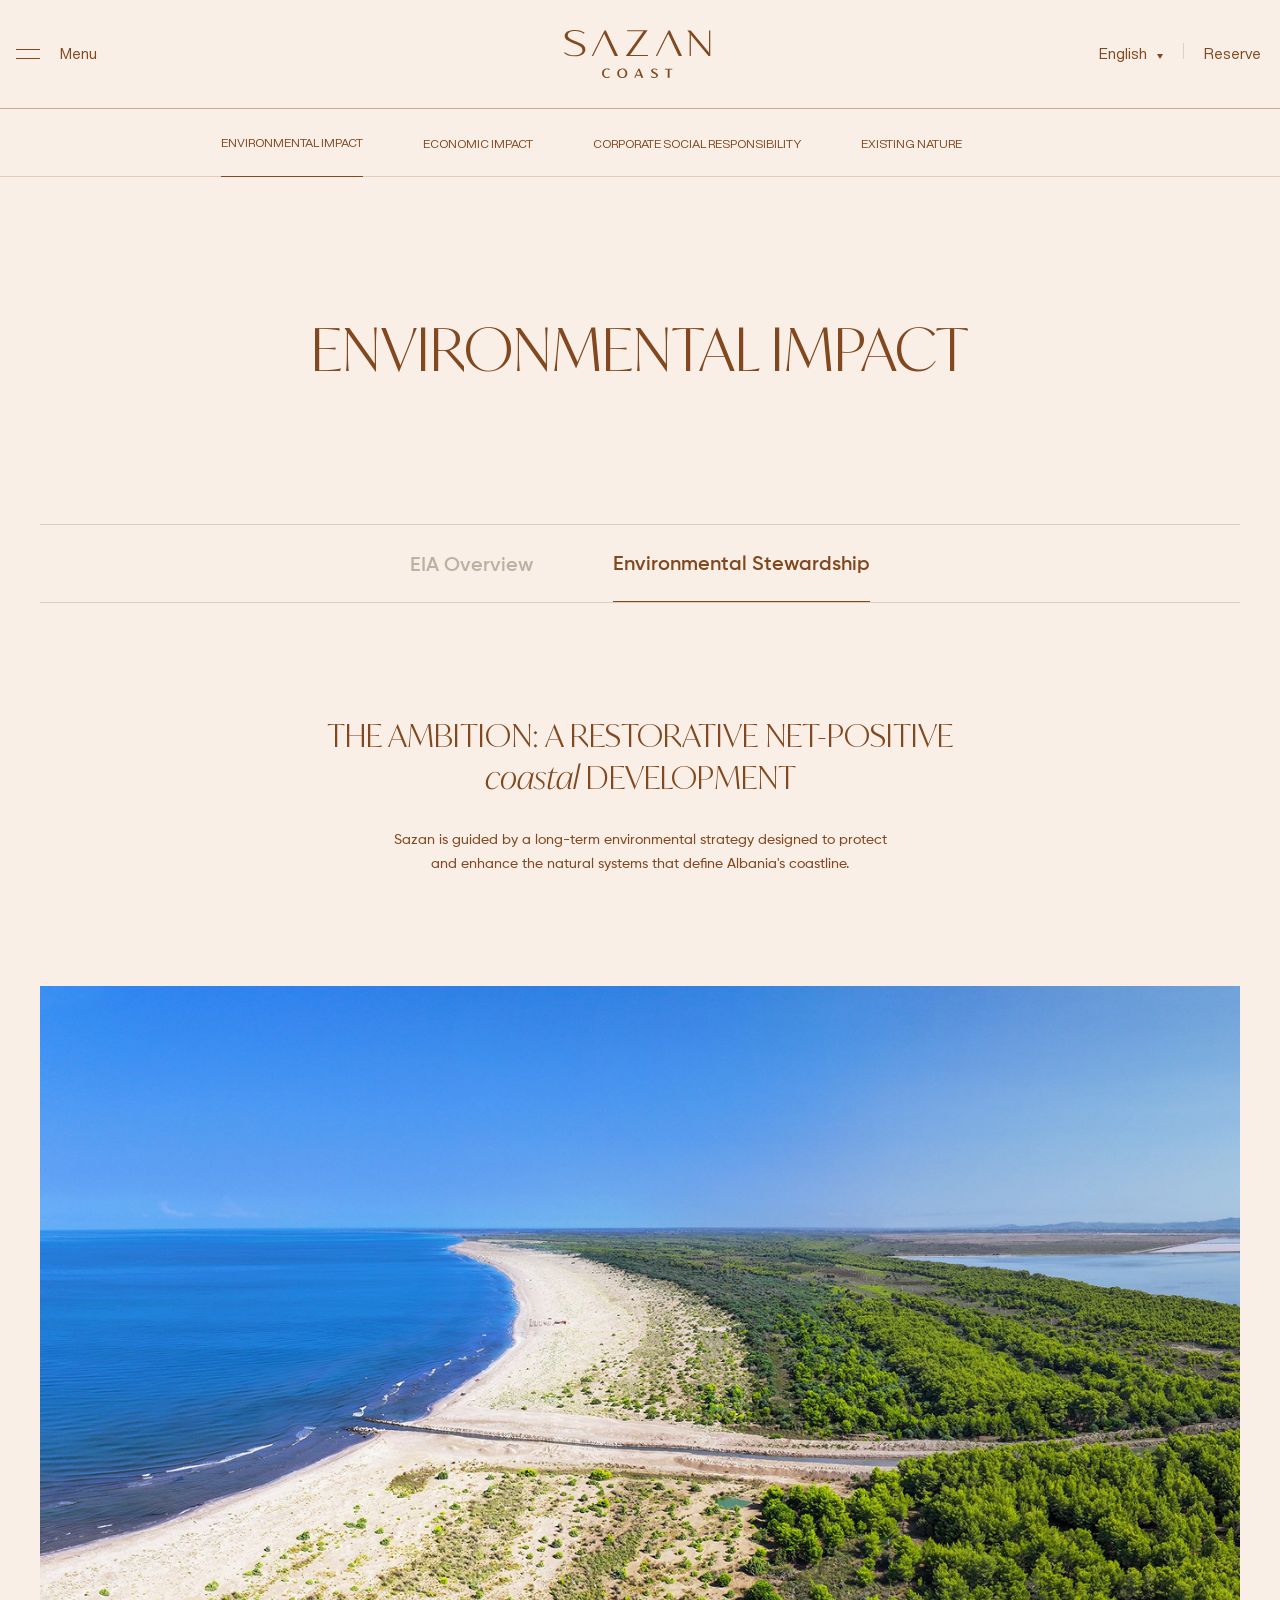
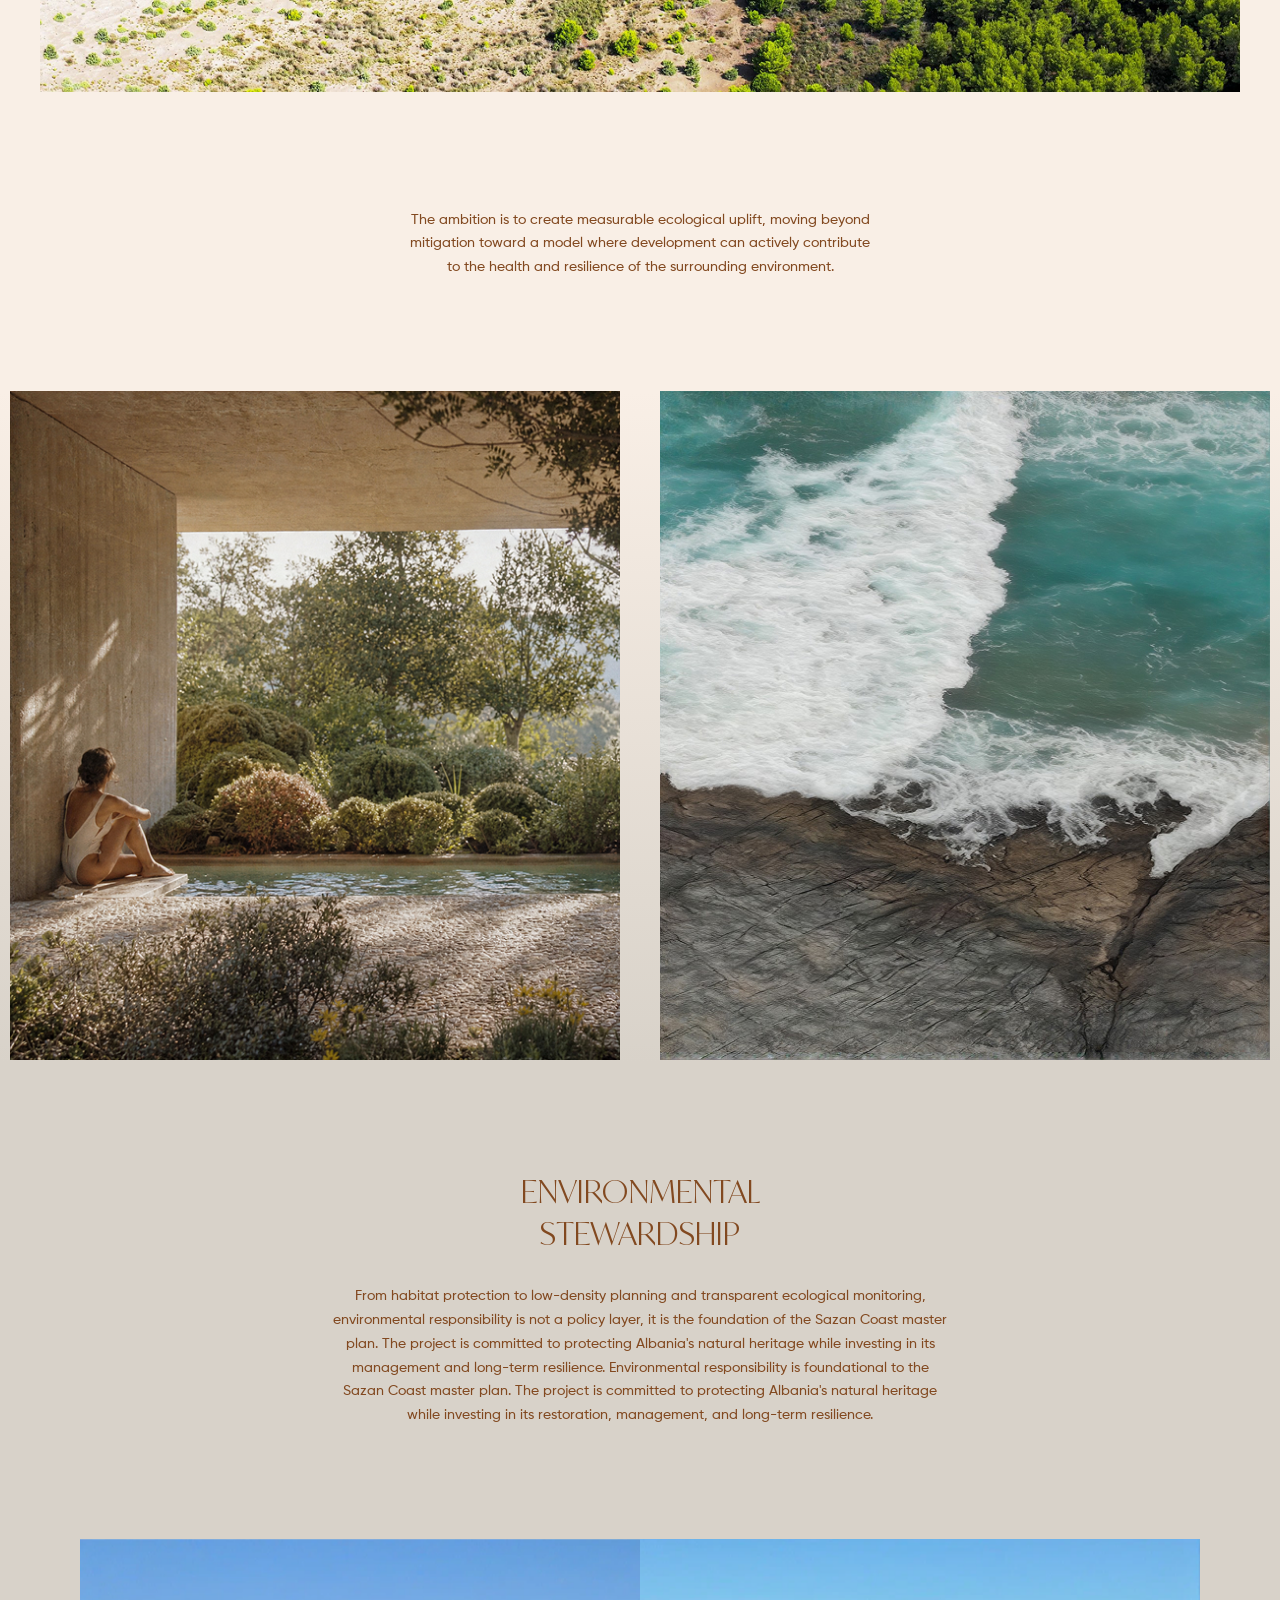
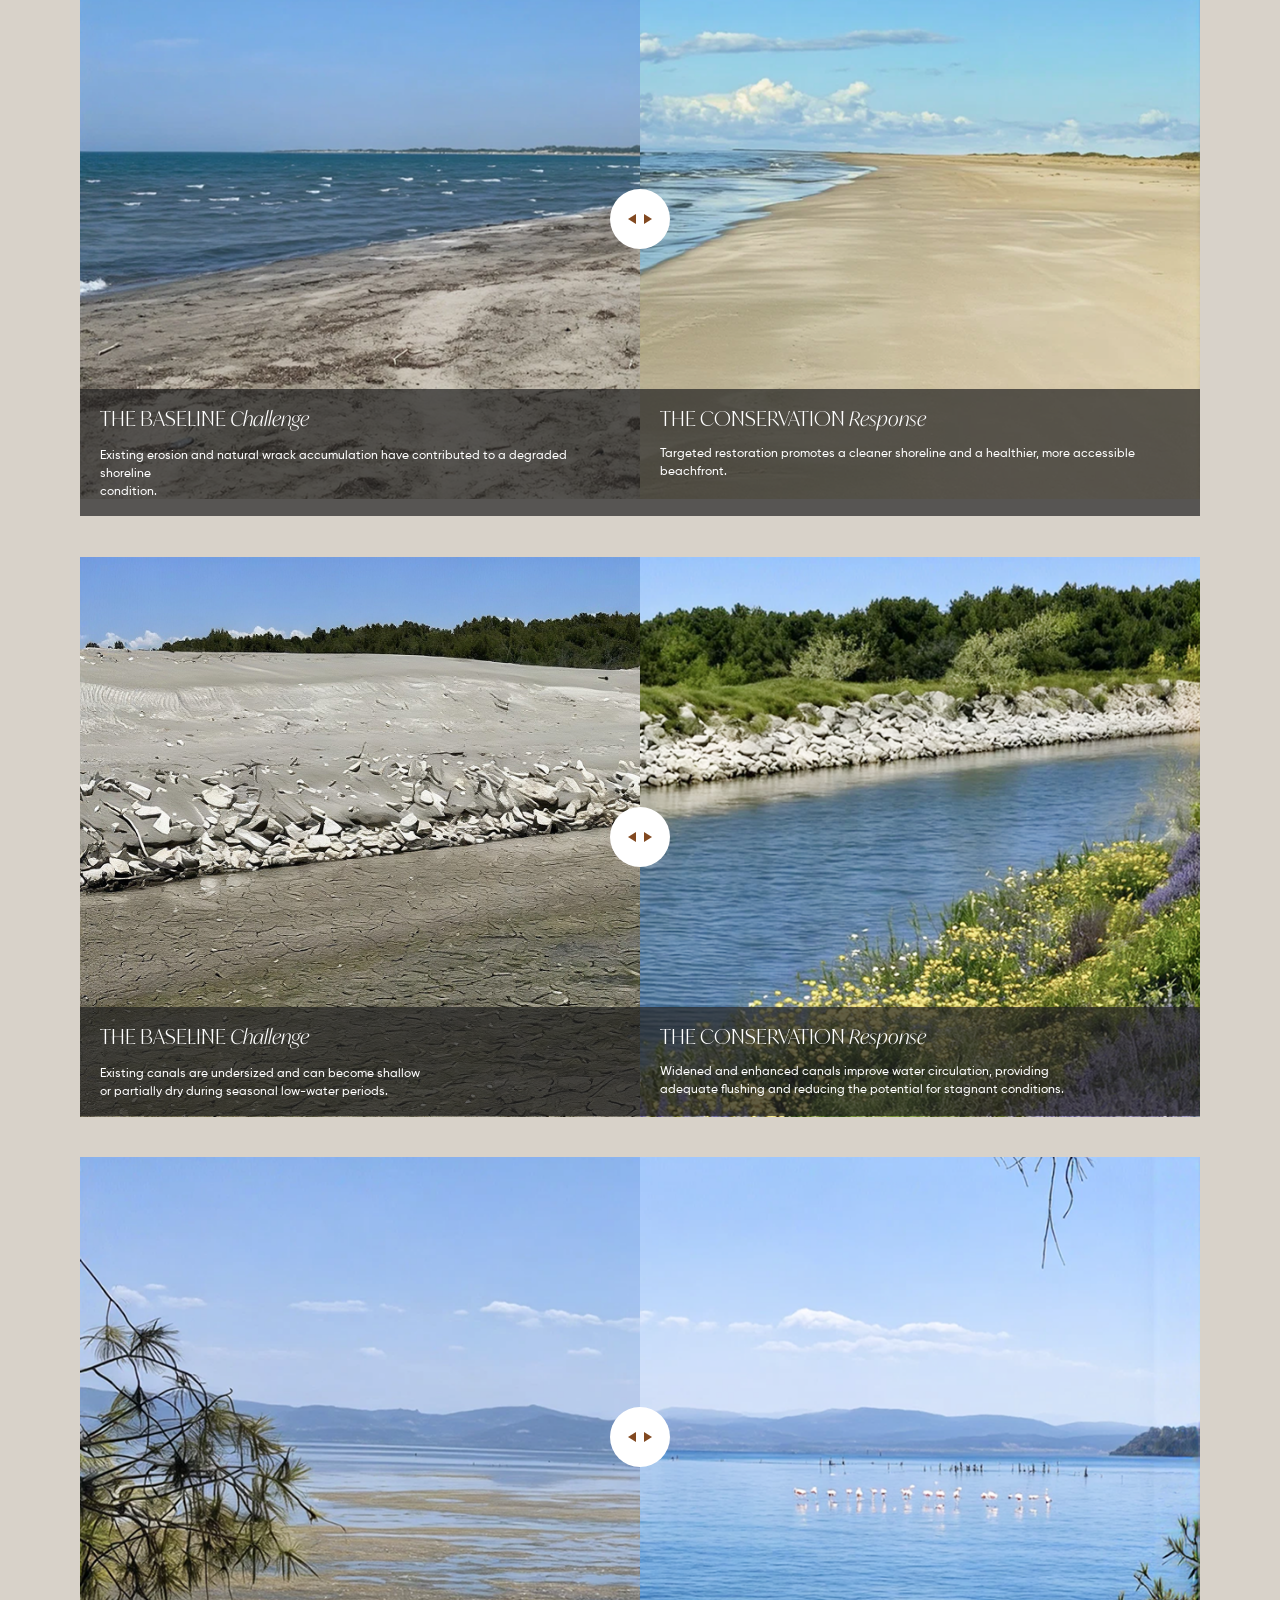
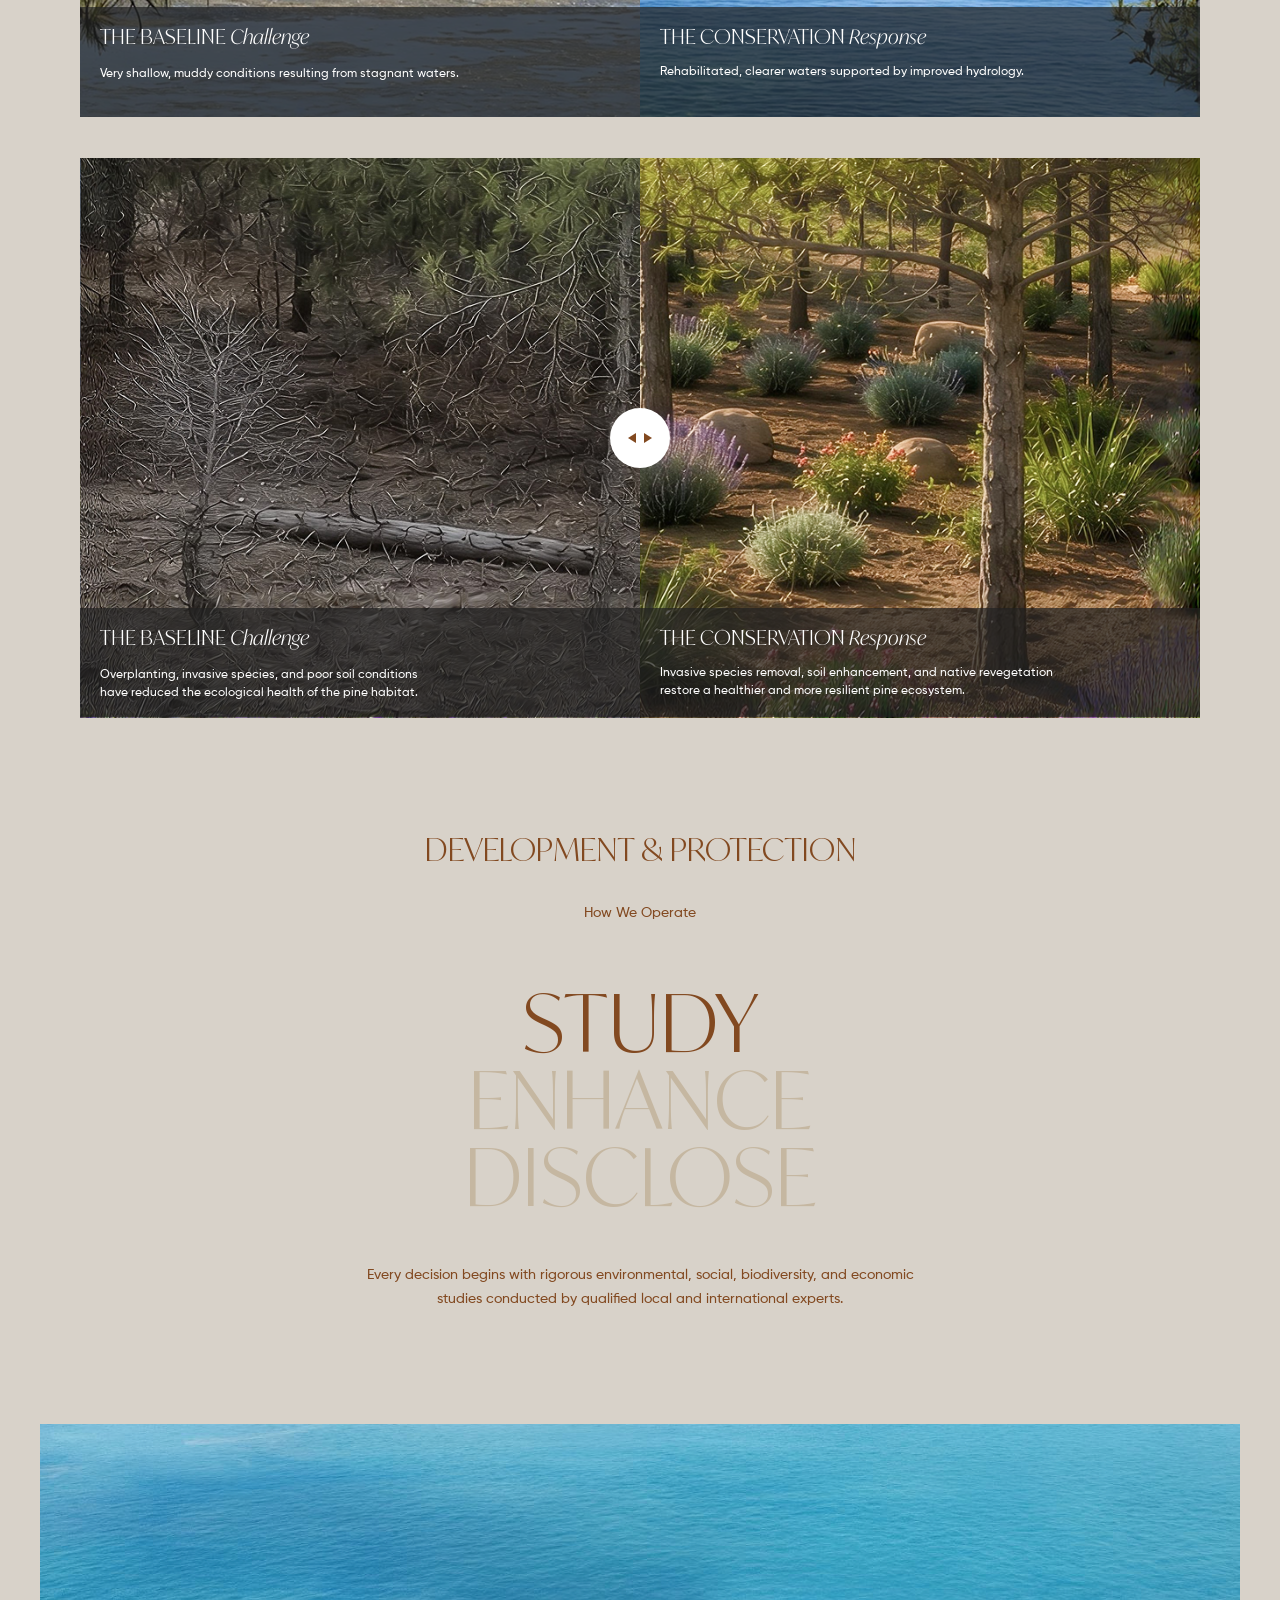
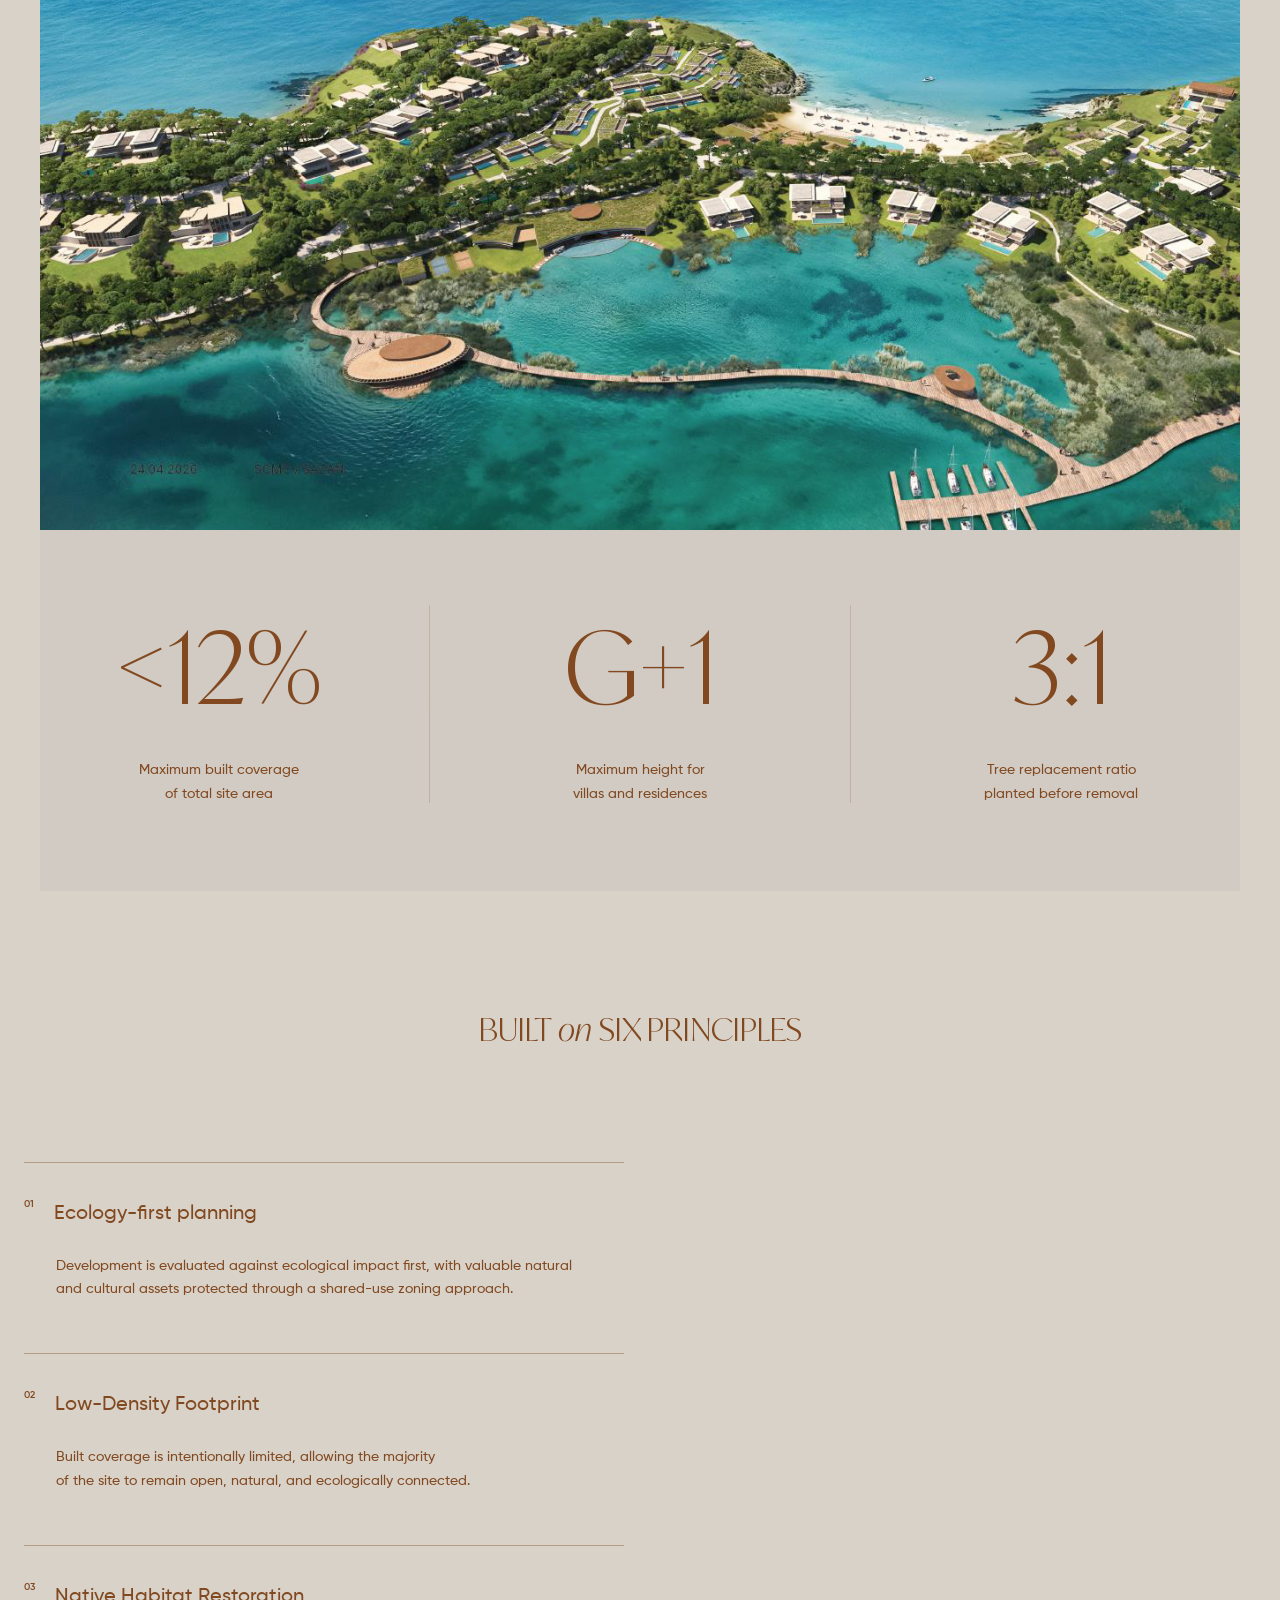
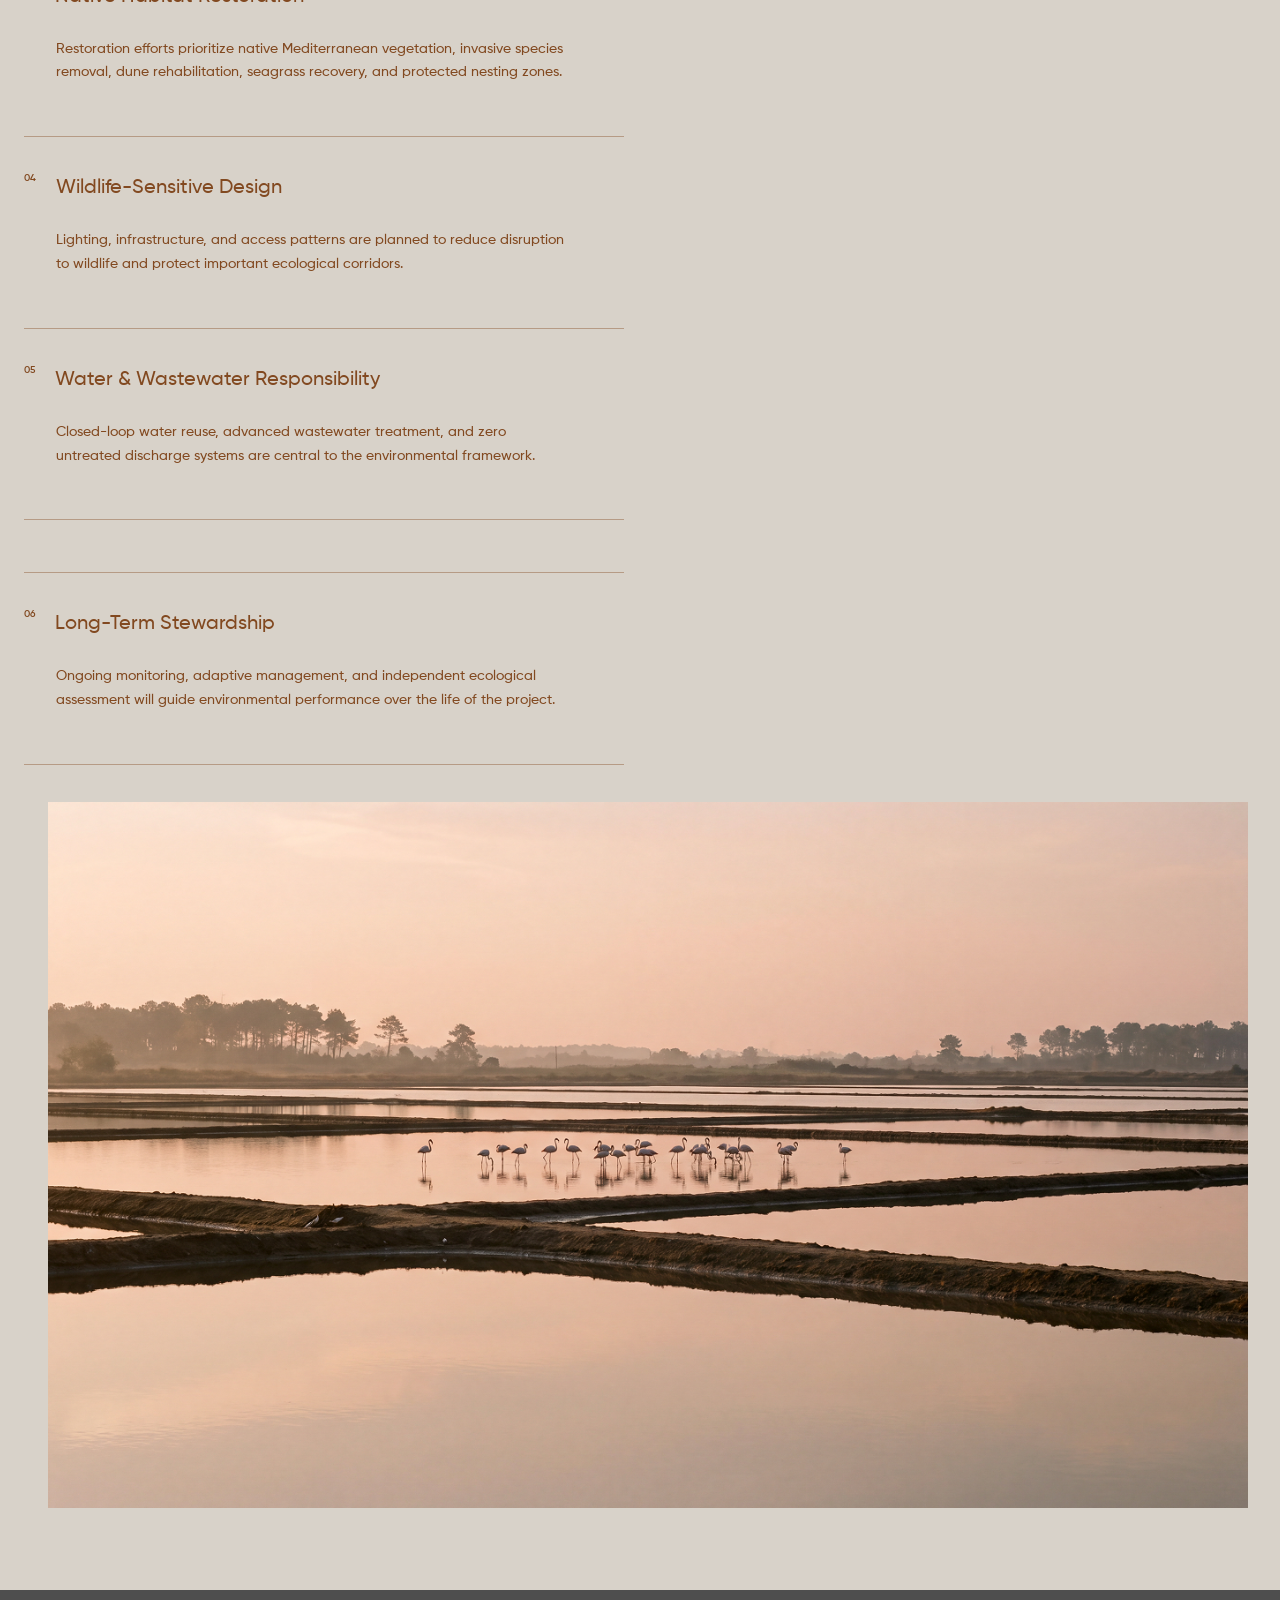
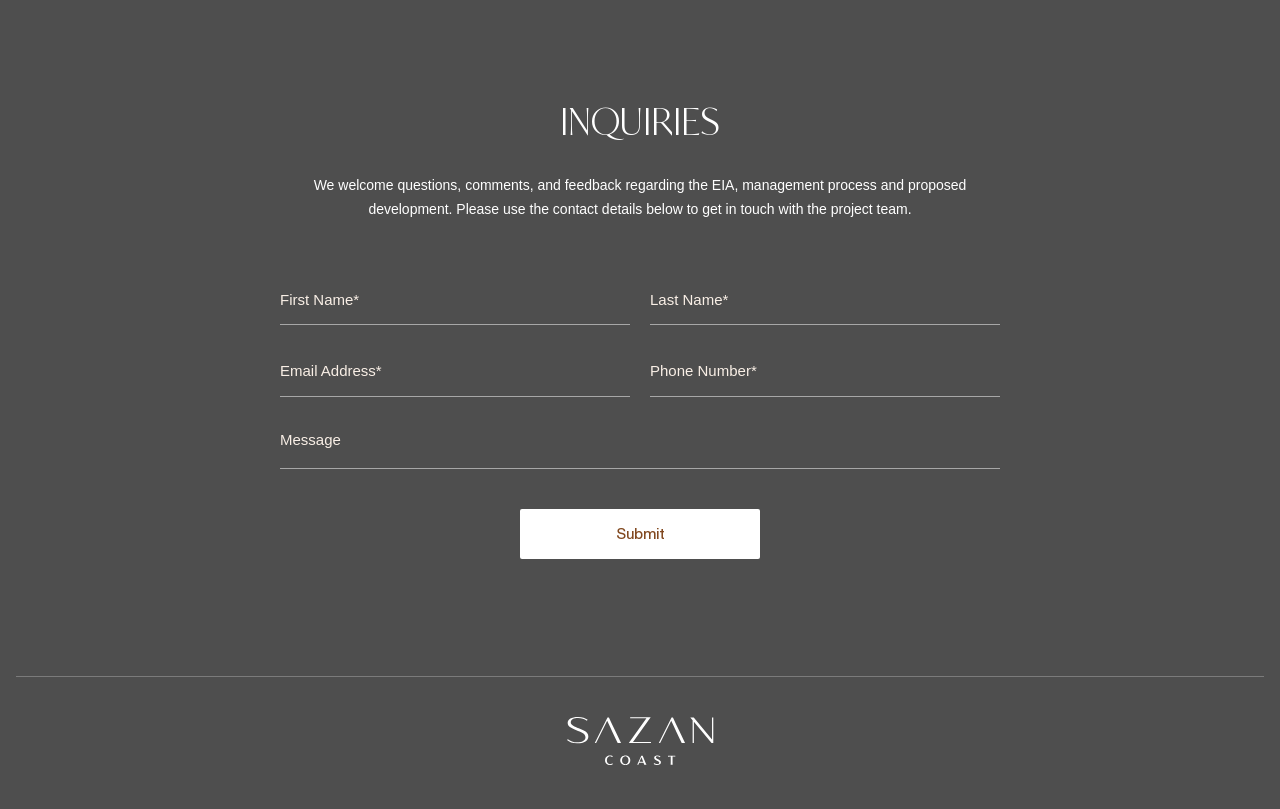
<file: stewardship.html>
<!DOCTYPE html>
<html lang="en">

<head>
    <meta charset="UTF-8">
    <meta name="viewport" content="width=device-width, initial-scale=1.0">
    <title>Document</title>
    <link rel="stylesheet" href="reset.css">
    <link rel="stylesheet" href="global.css">
    <link rel="stylesheet" href="enviromental.css">
    <link rel="stylesheet" href="stewardship.css">
</head>

<body>
    <header class="header header--scrolled">
        <div class="header__container">
            <div class="header__menu">
                <button>
                    <svg width="24" height="10" viewBox="0 0 24 10" fill="none" xmlns="http://www.w3.org/2000/svg">
                        <path d="M0 9H24V10H0V9Z" fill="white" />
                        <path d="M0 0H24V1H0V0Z" fill="white" />
                    </svg>

                </button>
                <span>
                    Menu
                </span>
            </div>
            <div class="header__menu-burger">
                <div class="header__burger-close">
                    <div>
                        <svg width="12" height="12" viewBox="0 0 12 12" fill="none" xmlns="http://www.w3.org/2000/svg">
                            <path d="M0.5 0L12 11.5L11.5 12L0 0.5L0.5 0Z" fill="#814920" />
                            <path d="M12 0.500001L0.500001 12L8.85084e-07 11.5L11.5 5.05762e-07L12 0.500001Z"
                                fill="#814920" />
                        </svg>
                    </div>
                    <span>Close</span>
                </div>
                <div class="header__burger-list">
                    <a href="about.html" class="header__list-item">About Project</a>
                    <div class="header__list-item">
                        <span>Project Impact</span>
                        <div>
                            <svg width="6" height="5" viewBox="0 0 6 5" fill="none" xmlns="http://www.w3.org/2000/svg">
                                <path d="M3 5L0 0L6 0L3 5Z" fill="#814920" />
                            </svg>

                        </div>
                    </div>
                    <div class="header__list-item">
                        <span>Governance & Engagement</span>
                        <div>
                            <svg width="6" height="5" viewBox="0 0 6 5" fill="none" xmlns="http://www.w3.org/2000/svg">
                                <path d="M3 5L0 0L6 0L3 5Z" fill="#814920" />
                            </svg>

                        </div>
                    </div>
                    <div class="header__list-item">
                        <span>Partners</span>
                        <div>
                            <svg width="6" height="5" viewBox="0 0 6 5" fill="none" xmlns="http://www.w3.org/2000/svg">
                                <path d="M3 5L0 0L6 0L3 5Z" fill="#814920" />
                            </svg>

                        </div>
                    </div>
                    <a href="#" class="header__list-item">Masterplan Overview</a>
                    <a href="#" class="header__list-item">FAQs</a>
                </div>
                <div class="header__burger-language">
                    <p class="burger__language-active">English</p>
                    <div>
                        <svg width="1" height="51" viewBox="0 0 1 51" fill="none" xmlns="http://www.w3.org/2000/svg">
                            <path d="M0.249998 51L0.25 0" stroke-width="0.5" stroke="#824920" stroke-opacity="0.4" />
                        </svg>
                    </div>
                    <p>Albanian</p>
                </div>
            </div>
            <div class="header__logo header__logo-desktop">
                <svg width="147" height="48" viewBox="0 0 147 48" fill="none" xmlns="http://www.w3.org/2000/svg">
                    <path
                        d="M10.0829 26.3313C17.6152 26.3313 21.3386 23.3692 21.3386 19.4194C21.3386 15.0308 16.3196 13.0925 11.7642 11.3371L11.6671 11.3C7.77318 9.81223 3.76051 8.27907 3.76051 5.55885C3.76051 2.30404 6.79038 0.987475 11.0752 0.987475C14.7738 0.987475 17.3244 2.12114 19.8051 3.6937L20.662 2.81603C18.3617 1.09717 15.2699 0 11.0752 0C4.35476 0 0.676532 2.19424 0.676532 6.07084C0.676532 9.76454 4.97378 11.4834 9.34887 13.1657C13.8142 14.8479 18.4801 16.4937 18.4801 20.1508C18.4801 23.4422 14.9542 25.3072 10.2183 25.3072C6.33933 25.3072 3.4279 24.064 0.856994 22.1621L0 23.0764C2.21006 25.0879 5.48234 26.3313 10.0829 26.3313Z"
                        fill="white" />
                    <path
                        d="M54.0042 25.9993H50.6738C48.9035 22.2815 47.1483 18.5884 45.4081 14.9199C43.6679 11.2514 41.9277 7.55824 40.1874 3.84049L29.116 25.9993H27.7659L40.5025 0.405876H41.8976C43.9079 4.68991 45.9182 8.96163 47.9284 13.221C49.9387 17.4558 51.9639 21.7153 54.0042 25.9993Z"
                        fill="white" />
                    <path
                        d="M61.8038 26.0732L79.446 1.32916H63.154V0.25815H83.6766L65.9894 25.0391H83.9916V26.0732H61.8038Z"
                        fill="white" />
                    <path
                        d="M118.037 25.9993H114.706C112.936 22.2815 111.181 18.5884 109.441 14.9199C107.7 11.2514 105.96 7.55824 104.22 3.84049L93.1485 25.9993H91.7983L104.535 0.405876H105.93C107.94 4.68991 109.951 8.96163 111.961 13.221C113.971 17.4558 115.996 21.7153 118.037 25.9993Z"
                        fill="white" />
                    <path
                        d="M126.753 0.405876L145.025 22.4169V0.405876H146.285V26.0362H144.53L126.888 4.76377V26.0362H125.627V3.21266L123.287 0.405876H126.753Z"
                        fill="white" />
                    <path
                        d="M45.8541 47.3152C45.4317 47.5698 44.8818 47.7629 44.2043 47.8946C43.8655 47.9649 43.463 48 42.9966 48C42.2795 48 41.6174 47.8903 41.0103 47.6708C40.4032 47.4469 39.8775 47.1286 39.4331 46.716C38.9844 46.2989 38.639 45.8029 38.3971 45.2278C38.1551 44.6483 38.0341 44.0118 38.0341 43.3182C38.0341 42.2251 38.2761 41.2966 38.76 40.5328C39.2043 39.8392 39.8115 39.319 40.5814 38.9722C41.2941 38.6517 42.0882 38.4915 42.9636 38.4915C43.6763 38.4915 44.3693 38.5946 45.0424 38.801C45.3151 38.8888 45.5659 38.9919 45.7947 39.1105L45.3459 40.0389C45.3459 40.0345 45.2887 39.995 45.1744 39.9204C44.8796 39.7316 44.4792 39.5714 43.9733 39.4397C43.6961 39.3695 43.3948 39.3343 43.0692 39.3343C42.5281 39.3343 42.0332 39.4573 41.5844 39.7031C41.0697 39.9884 40.6672 40.4033 40.3768 40.9476C40.0336 41.5754 39.8621 42.359 39.8621 43.2984C39.8621 43.8384 39.9324 44.3432 40.0732 44.8129C40.2184 45.2783 40.4252 45.6865 40.6935 46.0377C40.9619 46.3933 41.2831 46.6699 41.657 46.8674C42.0354 47.0649 42.4445 47.1659 42.8845 47.1703C43.496 47.1703 44.1097 47.0364 44.7256 46.7686C44.972 46.6633 45.1502 46.5733 45.2601 46.4987C45.3877 46.4196 45.4515 46.3779 45.4515 46.3735L45.8541 47.3152Z"
                        fill="white" />
                    <path
                        d="M58.2326 38.4915C58.9629 38.4915 59.6382 38.6034 60.2585 38.8273C60.8788 39.0468 61.4155 39.3651 61.8687 39.7821C62.3262 40.1991 62.6782 40.6996 62.9245 41.2835C63.1709 41.8673 63.2941 42.5104 63.2941 43.2128C63.2941 44.2444 63.0543 45.1378 62.5748 45.8928C62.1348 46.5821 61.5233 47.111 60.7402 47.4798C60.0055 47.8266 59.1894 48 58.292 48C57.5573 48 56.8797 47.8924 56.2594 47.6773C55.6391 47.4578 55.1024 47.1418 54.6492 46.7291C54.1917 46.3165 53.8376 45.8204 53.5868 45.2409C53.3404 44.6615 53.2172 44.0206 53.2172 43.3182C53.2172 42.3041 53.4592 41.4151 53.9431 40.6513C54.3875 39.9577 55.0012 39.4199 55.7843 39.038C56.1538 38.858 56.5454 38.7219 56.9589 38.6298C57.3725 38.5376 57.797 38.4915 58.2326 38.4915ZM58.2788 39.3343C58.0324 39.3343 57.7816 39.3717 57.5265 39.4463C57.2757 39.5165 57.0337 39.6241 56.8006 39.7689C56.2814 40.085 55.8701 40.5196 55.5665 41.0727C55.2234 41.7093 55.0518 42.4402 55.0518 43.2655C55.0518 43.8055 55.1244 44.3103 55.2696 44.78C55.4147 45.2497 55.6237 45.6602 55.8965 46.0114C56.178 46.3757 56.5168 46.6589 56.9127 46.8608C57.3087 47.0584 57.7508 47.1593 58.2392 47.1637C58.6131 47.1637 58.9893 47.0847 59.3676 46.9267C59.746 46.7642 60.0869 46.5272 60.3905 46.2155C60.7204 45.8775 60.98 45.4604 61.1692 44.9644C61.3627 44.4639 61.4595 43.8911 61.4595 43.2457C61.4595 42.7102 61.3869 42.2053 61.2418 41.7312C61.0966 41.2571 60.8876 40.8423 60.6148 40.4867C60.3333 40.1223 59.9945 39.8414 59.5986 39.6438C59.2026 39.4419 58.7627 39.3387 58.2788 39.3343Z"
                        fill="white" />
                    <path
                        d="M75.6467 38.7022L78.1016 44.6812C78.4491 45.5285 78.7813 46.266 79.0981 46.8937C79.2784 47.2493 79.4324 47.5478 79.56 47.7893H77.1843C77.1931 47.7893 77.1799 47.7322 77.1447 47.6181C77.0875 47.4161 76.9687 47.0452 76.7884 46.5052L76.5244 45.7151C76.4584 45.7019 76.2714 45.6843 75.9635 45.6624C75.7303 45.6448 75.3586 45.636 74.8482 45.636H73.6736C73.2468 45.636 72.9345 45.6448 72.7365 45.6624L72.2284 45.7019L71.9644 46.3538C71.8324 46.6655 71.6828 47.0364 71.5157 47.4666L71.3903 47.7893H70.1892L70.2684 47.6312C70.4356 47.3108 70.6072 46.9684 70.7832 46.604C70.9767 46.2089 71.2143 45.7063 71.4959 45.0961L71.8324 44.352L74.2807 38.7022H75.6467ZM72.5451 44.8459C72.7563 44.859 72.9433 44.8656 73.1061 44.8656H74.8614C75.5345 44.8656 75.9921 44.8568 76.234 44.8393L74.4127 40.2891L72.5451 44.8459Z"
                        fill="white" />
                    <path
                        d="M87.1486 45.9258C87.5401 46.3077 88.0439 46.615 88.6598 46.8477C88.9193 46.9486 89.1745 47.0276 89.4253 47.0847C89.6804 47.1374 89.907 47.1637 90.105 47.1637C90.4261 47.1637 90.7187 47.1264 90.9827 47.0518C91.251 46.9772 91.4798 46.8718 91.669 46.7357C91.8537 46.604 91.9945 46.4504 92.0913 46.2748C92.1881 46.0948 92.2365 45.906 92.2365 45.7085C92.2365 45.4846 92.1683 45.2739 92.0319 45.0763C91.8955 44.8788 91.702 44.6856 91.4512 44.4969C91.2268 44.3344 90.9563 44.1676 90.6395 43.9964L90.5141 43.9306C89.7354 43.5223 89.1613 43.2084 88.7917 42.9889C88.1406 42.6026 87.6831 42.1724 87.4191 41.6983C87.2784 41.4481 87.208 41.1518 87.208 40.8093C87.208 40.4801 87.2696 40.1662 87.3927 39.8677C87.6391 39.2707 88.167 38.8668 88.9765 38.6561C89.3857 38.5463 89.896 38.4915 90.5075 38.4915C91.5502 38.4915 92.5137 38.7329 93.3979 39.2158L92.9822 40.1772C92.8766 40.085 92.7226 39.9884 92.5202 39.8875C92.3179 39.7865 92.0957 39.6943 91.8537 39.6109C91.6074 39.5275 91.3654 39.4616 91.1278 39.4134C90.8903 39.3651 90.6835 39.3409 90.5075 39.3409C90.0236 39.3409 89.6386 39.4331 89.3527 39.6175C89.2031 39.7141 89.0887 39.8392 89.0095 39.9928C88.9303 40.1421 88.8907 40.3155 88.8907 40.513C88.8907 40.6886 88.9567 40.8554 89.0887 41.0135C89.2251 41.1671 89.4209 41.3208 89.676 41.4744C89.9004 41.6149 90.1688 41.7598 90.4811 41.909C91.2686 42.2909 91.8845 42.6158 92.3289 42.8836C92.9712 43.2874 93.4287 43.7506 93.7015 44.273C93.8423 44.5627 93.9127 44.8788 93.9127 45.2212C93.9127 45.6514 93.8181 46.0377 93.6289 46.3801C93.4441 46.7225 93.1824 47.0145 92.8436 47.2559C92.5005 47.5017 92.0957 47.6861 91.6294 47.809C91.163 47.9363 90.6681 48 90.1446 48C89.5726 48 89.0095 47.9188 88.4552 47.7564C87.7909 47.5588 87.2146 47.2669 86.7262 46.8806L87.1486 45.9258Z"
                        fill="white" />
                    <path
                        d="M103.744 39.4858C103.181 39.5121 102.569 39.5604 101.909 39.6307C101.76 39.6482 101.65 39.6592 101.579 39.6636L101.064 39.7228V38.7022H108.251V39.7228C107.815 39.6614 107.261 39.6021 106.588 39.5451L105.565 39.4858V44.859C105.565 45.4561 105.583 46.1233 105.618 46.8608L105.677 47.7893H103.632C103.676 47.0079 103.706 46.3845 103.724 45.9192C103.737 45.568 103.744 45.2146 103.744 44.859V39.4858Z"
                        fill="white" />
                </svg>
            </div>
            <div class="header__logo-mobile">
                <svg width="79" height="26" viewBox="0 0 79 26" fill="none" xmlns="http://www.w3.org/2000/svg">
                    <path
                        d="M5.4452 14.2628C9.51293 14.2628 11.5237 12.6583 11.5237 10.5188C11.5237 8.14168 8.81328 7.09174 6.35313 6.14093L6.3007 6.12083C4.19784 5.31496 2.03083 4.48449 2.03083 3.01104C2.03083 1.24802 3.66709 0.534882 5.98107 0.534882C7.97845 0.534882 9.35591 1.14895 10.6956 2.00076L11.1584 1.52535C9.9161 0.594301 8.24639 0 5.98107 0C2.35175 0 0.365356 1.18855 0.365356 3.28837C0.365356 5.28913 2.68605 6.22017 5.04878 7.13139C7.46022 8.04262 9.98002 8.93407 9.98002 10.915C9.98002 12.6978 8.07587 13.7081 5.5183 13.7081C3.4235 13.7081 1.85121 13.0346 0.462813 12.0045L0 12.4997C1.19352 13.5893 2.96069 14.2628 5.4452 14.2628Z"
                        fill="white" />
                    <path
                        d="M29.1645 14.0829H27.3659C26.4099 12.0692 25.4621 10.0687 24.5223 8.08161C23.5825 6.0945 22.6427 4.09405 21.7029 2.08026L15.7239 14.0829H14.9947L21.873 0.219849H22.6265C23.7121 2.54037 24.7977 4.85422 25.8833 7.1614C26.969 9.45525 28.0627 11.7624 29.1645 14.0829Z"
                        fill="white" />
                    <path
                        d="M33.3766 14.123L42.9042 0.719961H34.1058V0.139831H45.1888L35.637 13.5628H45.359V14.123H33.3766Z"
                        fill="white" />
                    <path
                        d="M63.7447 14.0829H61.9461C60.9901 12.0692 60.0422 10.0687 59.1024 8.08161C58.1627 6.0945 57.2229 4.09405 56.2831 2.08026L50.3041 14.0829H49.5749L56.4532 0.219849H57.2067C58.2923 2.54037 59.3779 4.85422 60.4635 7.1614C61.5491 9.45525 62.6429 11.7624 63.7447 14.0829Z"
                        fill="white" />
                    <path
                        d="M68.4517 0.219849L78.3195 12.1425V0.219849H79V14.103H78.0521L68.5246 2.58038V14.103H67.844V1.74019L66.5802 0.219849H68.4517Z"
                        fill="white" />
                    <path
                        d="M24.7631 25.6291C24.535 25.767 24.238 25.8716 23.8722 25.9429C23.6892 25.981 23.4718 26 23.22 26C22.8327 26 22.4751 25.9406 22.1473 25.8217C21.8194 25.7004 21.5355 25.528 21.2955 25.3045C21.0532 25.0786 20.8667 24.8099 20.736 24.4984C20.6053 24.1845 20.54 23.8397 20.54 23.464C20.54 22.8719 20.6707 22.369 20.932 21.9553C21.172 21.5796 21.4999 21.2978 21.9156 21.1099C22.3005 20.9363 22.7294 20.8495 23.2022 20.8495C23.587 20.8495 23.9612 20.9054 24.3248 21.0172C24.4721 21.0647 24.6075 21.1206 24.731 21.1848L24.4887 21.6877C24.4887 21.6854 24.4578 21.664 24.396 21.6235C24.2368 21.5213 24.0206 21.4345 23.7474 21.3632C23.5977 21.3251 23.435 21.3061 23.2592 21.3061C22.9669 21.3061 22.6997 21.3727 22.4573 21.5058C22.1793 21.6604 21.962 21.8851 21.8052 22.18C21.6198 22.52 21.5272 22.9444 21.5272 23.4533C21.5272 23.7458 21.5652 24.0192 21.6412 24.2737C21.7196 24.5257 21.8313 24.7469 21.9762 24.9371C22.1211 25.1297 22.2946 25.2795 22.4965 25.3865C22.7009 25.4935 22.9218 25.5482 23.1594 25.5506C23.4896 25.5506 23.8211 25.4781 24.1537 25.333C24.2867 25.2759 24.383 25.2272 24.4424 25.1868C24.5113 25.144 24.5457 25.1214 24.5457 25.119L24.7631 25.6291Z"
                        fill="white" />
                    <path
                        d="M31.448 20.8495C31.8424 20.8495 32.2071 20.9102 32.5421 21.0315C32.8771 21.1504 33.167 21.3227 33.4117 21.5486C33.6588 21.7745 33.8488 22.0456 33.9819 22.3619C34.1149 22.6781 34.1814 23.0265 34.1814 23.4069C34.1814 23.9657 34.052 24.4496 33.793 24.8586C33.5554 25.232 33.2252 25.5185 32.8023 25.7182C32.4055 25.9061 31.9648 26 31.4801 26C31.0833 26 30.7174 25.9417 30.3824 25.8252C30.0474 25.7063 29.7576 25.5351 29.5129 25.3116C29.2658 25.0881 29.0745 24.8194 28.9391 24.5055C28.806 24.1916 28.7395 23.8445 28.7395 23.464C28.7395 22.9147 28.8702 22.4332 29.1315 22.0195C29.3715 21.6438 29.7029 21.3525 30.1258 21.1456C30.3254 21.0481 30.5369 20.9744 30.7602 20.9245C30.9835 20.8745 31.2128 20.8495 31.448 20.8495ZM31.473 21.3061C31.3399 21.3061 31.2045 21.3263 31.0667 21.3667C30.9313 21.4048 30.8006 21.463 30.6747 21.5415C30.3943 21.7127 30.1722 21.9481 30.0082 22.2477C29.8229 22.5925 29.7303 22.9884 29.7303 23.4355C29.7303 23.728 29.7695 24.0014 29.8479 24.2558C29.9263 24.5103 30.0391 24.7326 30.1864 24.9228C30.3385 25.1202 30.5214 25.2736 30.7353 25.3829C30.9491 25.49 31.1879 25.5446 31.4516 25.547C31.6535 25.547 31.8567 25.5042 32.061 25.4186C32.2653 25.3306 32.4494 25.2022 32.6134 25.0334C32.7916 24.8503 32.9317 24.6244 33.0339 24.3557C33.1384 24.0846 33.1907 23.7743 33.1907 23.4248C33.1907 23.1347 33.1515 22.8612 33.0731 22.6044C32.9947 22.3476 32.8819 22.1229 32.7345 21.9303C32.5825 21.7329 32.3995 21.5807 32.1857 21.4737C31.9719 21.3644 31.7343 21.3085 31.473 21.3061Z"
                        fill="white" />
                    <path
                        d="M40.8524 20.9637L42.1781 24.2023C42.3658 24.6613 42.5452 25.0607 42.7162 25.4008C42.8137 25.5934 42.8968 25.7551 42.9657 25.8859H41.6827C41.6875 25.8859 41.6804 25.855 41.6614 25.7931C41.6305 25.6837 41.5663 25.4828 41.4689 25.1903L41.3264 24.7623C41.2907 24.7552 41.1898 24.7457 41.0234 24.7338C40.8975 24.7243 40.6968 24.7195 40.4212 24.7195H39.7868C39.5563 24.7195 39.3877 24.7243 39.2807 24.7338L39.0063 24.7552L38.8638 25.1083C38.7925 25.2771 38.7117 25.4781 38.6214 25.7111L38.5537 25.8859H37.9051L37.9479 25.8003C38.0382 25.6267 38.1308 25.4412 38.2259 25.2438C38.3304 25.0298 38.4587 24.7576 38.6108 24.427L38.7925 24.024L40.1147 20.9637H40.8524ZM39.1774 24.2915C39.2914 24.2986 39.3924 24.3022 39.4803 24.3022H40.4283C40.7918 24.3022 41.0389 24.2975 41.1696 24.2879L40.186 21.8233L39.1774 24.2915Z"
                        fill="white" />
                    <path
                        d="M47.0639 24.8765C47.2753 25.0833 47.5474 25.2498 47.88 25.3758C48.0201 25.4305 48.1579 25.4733 48.2934 25.5042C48.4312 25.5327 48.5535 25.547 48.6604 25.547C48.8339 25.547 48.9919 25.5268 49.1344 25.4864C49.2794 25.446 49.4029 25.3889 49.5051 25.3152C49.6049 25.2438 49.6809 25.1606 49.7331 25.0655C49.7854 24.968 49.8116 24.8658 49.8116 24.7588C49.8116 24.6375 49.7747 24.5233 49.7011 24.4163C49.6274 24.3093 49.5229 24.2047 49.3875 24.1025C49.2663 24.0145 49.1202 23.9241 48.9491 23.8314L48.8814 23.7957C48.4609 23.5746 48.1508 23.4046 47.9512 23.2857C47.5996 23.0764 47.3525 22.8434 47.21 22.5866C47.1339 22.451 47.0959 22.2905 47.0959 22.1051C47.0959 21.9267 47.1292 21.7567 47.1957 21.595C47.3288 21.2716 47.6139 21.0529 48.051 20.9387C48.272 20.8793 48.5476 20.8495 48.8778 20.8495C49.4409 20.8495 49.9612 20.9803 50.4388 21.2419L50.2143 21.7626C50.1572 21.7127 50.0741 21.6604 49.9648 21.6057C49.8555 21.551 49.7355 21.5011 49.6049 21.4559C49.4718 21.4107 49.3411 21.3751 49.2128 21.3489C49.0845 21.3227 48.9729 21.3097 48.8778 21.3097C48.6165 21.3097 48.4086 21.3596 48.2542 21.4595C48.1734 21.5118 48.1116 21.5796 48.0689 21.6628C48.0261 21.7436 48.0047 21.8376 48.0047 21.9446C48.0047 22.0397 48.0403 22.13 48.1116 22.2156C48.1853 22.2989 48.291 22.3821 48.4288 22.4653C48.55 22.5414 48.6949 22.6199 48.8636 22.7007C49.2889 22.9076 49.6215 23.0836 49.8614 23.2286C50.2083 23.4474 50.4554 23.6982 50.6027 23.9812C50.6787 24.1381 50.7168 24.3093 50.7168 24.4948C50.7168 24.7278 50.6657 24.9371 50.5635 25.1226C50.4637 25.308 50.3224 25.4662 50.1394 25.597C49.9541 25.7301 49.7355 25.83 49.4837 25.8966C49.2318 25.9655 48.9646 26 48.6818 26C48.373 26 48.0689 25.956 47.7695 25.868C47.4107 25.761 47.0995 25.6029 46.8358 25.3936L47.0639 24.8765Z"
                        fill="white" />
                    <path
                        d="M56.0259 21.3881C55.7218 21.4024 55.3916 21.4286 55.0352 21.4666C54.9544 21.4761 54.895 21.4821 54.857 21.4844L54.579 21.5165V20.9637H58.46V21.5165C58.2248 21.4832 57.9254 21.4511 57.5619 21.4202L57.0095 21.3881V24.2986C57.0095 24.622 57.019 24.9835 57.038 25.3829L57.0701 25.8859H55.9653C55.9891 25.4626 56.0057 25.1249 56.0152 24.8729C56.0224 24.6827 56.0259 24.4912 56.0259 24.2986V21.3881Z"
                        fill="white" />
                </svg>

            </div>
            <div class="header__right">
                <div class="header__language">
                    <span>
                        English
                    </span>
                    <div>
                        <svg width="6" height="5" viewBox="0 0 6 5" fill="none" xmlns="http://www.w3.org/2000/svg">
                            <path d="M3 5L0 0L6 0L3 5Z" fill="white" />
                        </svg>

                    </div>
                </div>
                <div>
                    <svg width="1" height="16" viewBox="0 0 1 16" fill="none" xmlns="http://www.w3.org/2000/svg">
                        <path d="M0.25 16V0" stroke-width="0.5" stroke="white" stroke-opacity="0.5" />
                    </svg>

                </div>
                <span>Reserve</span>
            </div>
        </div>
    </header>
    <main class="main">
        <div class="project__nav">
            <div class="project__nav-container">
                <nav class="project__nav-content">
                    <a href="#" class="project__nav-item project__nav-item--active">environmental Impact</a>
                    <a href="#" class="project__nav-item">Economic Impact</a>
                    <a href="#" class="project__nav-item">Corporate Social Responsibility</a>
                    <a href="#" class="project__nav-item">Existing Nature</a>
                </nav>
            </div>
        </div>
        <div class="hero">
            <div class="hero__container">
                <h1 class="hero__title">environmental Impact</h1>
                <div class="enviromental__nav">
                    <nav class="eviromental__nav-container">
                        <a href="eia.html" class="eviromental__nav-item">EIA Overview</a>
                        <a href="stewardship.html"
                            class="eviromental__nav-item eviromental__nav-item--active">Environmental Stewardship</a>
                    </nav>
                </div>
                <div class="hero__footer">
                    <h2 class="hero__footer-title">The Ambition: A Restorative Net-Positive <i
                            class="hero__italic">coastal</i> Development </h2>
                    <p class="hero__footer-subtitle">Sazan is guided by a long-term environmental strategy designed to
                        protect <br class="desktop-br"> and enhance the natural systems that define Albania's coastline.
                    </p>
                </div>
            </div>
        </div>
        <div class="enviromental__img">
            <img src="img/stewardship1.jpg" alt="img">
        </div>
        <p class="stewardship__text-single">
            The ambition is to create measurable ecological uplift, moving beyond mitigation toward a model where
            development can actively contribute to the health and resilience of the surrounding environment.
        </p>
        <div class="stewardship__double-img">
            <div class="stewardship__double-container">
                <div class="stewardship__img-m">
                <img src="img/stewardship_double1.jpg" alt="img">
            </div>
            <div class="stewardship__img-m">
                <img src="img/stewardship_double2.jpg" alt="img">
            </div>
            </div>
            
        </div>
        <div class="gallery">
            <div class="gallery__container">
                <div class="gallery__title">
                    <h2 class="section__title">
                        Environmental <br class="desktop-br">
                        Stewardship
                    </h2>
                    <p class="section__subtitle">
                        From habitat protection to low-density planning and transparent ecological monitoring,
                        environmental responsibility is not a policy layer, it is the foundation
                        of the Sazan Coast master plan. The project is committed to protecting Albania's natural
                        heritage while investing in its management and long-term resilience. Environmental
                        responsibility is foundational to the Sazan Coast master plan.
                        The project is committed to protecting Albania's natural heritage while
                        investing in its restoration, management, and long-term resilience.
                    </p>
                </div>
                <div class="gallery__content">
                    <div class="gallery__content-item">
                        <div class="gallery__imgs">
                            <div class="gallery__item-before">
                                <img src="img/stewardship_baseline1.png" alt="img">
                            </div>
                            <div class="gallery__item-after">
                                <img src="img/stewardship_response1.png" alt="img">
                            </div>
                            <div class="gallery__range-btn">

                                <svg width="8" height="10" viewBox="0 0 8 10" fill="none"
                                    xmlns="http://www.w3.org/2000/svg">
                                    <path d="M0 5L8 0V10L0 5Z" fill="#824920" />
                                </svg>


                                <svg width="8" height="10" viewBox="0 0 8 10" fill="none"
                                    xmlns="http://www.w3.org/2000/svg">
                                    <path d="M8 5L0 10L0 0L8 5Z" fill="#824920" />
                                </svg>

                            </div>
                            <input class="gallery__range" type="range" min="0" max="100" value="50">
                        </div>
                        <div class="gallery__item-titles">
                            <div class="gallery__item-titles--left">
                                <h3 class="gallery__item-title">
                                    The Baseline <i> Challenge</i>
                                </h3>
                                <p class="gallery__item-subtitle">
                                    Existing erosion and natural wrack accumulation have contributed to a degraded
                                    shoreline <br class="desktop-br"> condition.
                                </p>
                            </div>
                            <div class="gallery__item-titles-right">
                                <h3 class="gallery__item-title">
                                    The Conservation <i> Response</i>
                                </h3>
                                <p class="gallery__item-subtitle">
                                    Targeted restoration promotes a cleaner shoreline and a healthier,
                                    more accessible <br class="desktop-br"> beachfront.
                                </p>
                            </div>
                        </div>
                    </div>
                    <div class="gallery__content-item">
                        <div class="gallery__imgs">
                            <div class="gallery__item-before">
                                <img src="img/stewardship_baseline2.png" alt="img">
                            </div>
                            <div class="gallery__item-after">
                                <img src="img/stewardship_response2.png" alt="img">
                            </div>
                            <div class="gallery__range-btn">

                                <svg width="8" height="10" viewBox="0 0 8 10" fill="none"
                                    xmlns="http://www.w3.org/2000/svg">
                                    <path d="M0 5L8 0V10L0 5Z" fill="#824920" />
                                </svg>


                                <svg width="8" height="10" viewBox="0 0 8 10" fill="none"
                                    xmlns="http://www.w3.org/2000/svg">
                                    <path d="M8 5L0 10L0 0L8 5Z" fill="#824920" />
                                </svg>

                            </div>
                            <input class="gallery__range" type="range" min="0" max="100" value="50">
                        </div>
                        <div class="gallery__item-titles">
                            <div class="gallery__item-titles--left">
                                <h3 class="gallery__item-title">
                                    The Baseline <i> Challenge</i>
                                </h3>
                                <p class="gallery__item-subtitle">
                                    Existing canals are undersized and can become shallow <br class="desktop-br"> or
                                    partially dry during seasonal low-water periods.
                                </p>
                            </div>
                            <div class="gallery__item-titles-right">
                                <h3 class="gallery__item-title">
                                    The Conservation <i> Response</i>
                                </h3>
                                <p class="gallery__item-subtitle">
                                    Widened and enhanced canals improve water circulation, providing <br
                                        class="desktop-br"> adequate flushing and reducing the potential for stagnant
                                    conditions.
                                </p>
                            </div>
                        </div>
                    </div>
                    <div class="gallery__content-item">
                        <div class="gallery__imgs">
                            <div class="gallery__item-before">
                                <img src="img/stewardship_baseline3.png" alt="img">
                            </div>
                            <div class="gallery__item-after">
                                <img src="img/stewardship_response3.png" alt="img">
                            </div>
                            <div class="gallery__range-btn">

                                <svg width="8" height="10" viewBox="0 0 8 10" fill="none"
                                    xmlns="http://www.w3.org/2000/svg">
                                    <path d="M0 5L8 0V10L0 5Z" fill="#824920" />
                                </svg>


                                <svg width="8" height="10" viewBox="0 0 8 10" fill="none"
                                    xmlns="http://www.w3.org/2000/svg">
                                    <path d="M8 5L0 10L0 0L8 5Z" fill="#824920" />
                                </svg>

                            </div>
                            <input class="gallery__range" type="range" min="0" max="100" value="50">
                        </div>
                        <div class="gallery__item-titles">
                            <div class="gallery__item-titles--left">
                                <h3 class="gallery__item-title">
                                    The Baseline <i> Challenge</i>
                                </h3>
                                <p class="gallery__item-subtitle">
                                    Very shallow, muddy conditions resulting from stagnant waters.
                                </p>
                            </div>
                            <div class="gallery__item-titles-right">
                                <h3 class="gallery__item-title">
                                    The Conservation <i> Response</i>
                                </h3>
                                <p class="gallery__item-subtitle">
                                    Rehabilitated, clearer waters supported by improved hydrology.
                                </p>
                            </div>
                        </div>
                    </div>
                    <div class="gallery__content-item">
                        <div class="gallery__imgs">
                            <div class="gallery__item-before">
                                <img src="img/stewardship_baseline4.png" alt="img">
                            </div>
                            <div class="gallery__item-after">
                                <img src="img/stewardship_response4.png" alt="img">
                            </div>
                            <div class="gallery__range-btn">

                                <svg width="8" height="10" viewBox="0 0 8 10" fill="none"
                                    xmlns="http://www.w3.org/2000/svg">
                                    <path d="M0 5L8 0V10L0 5Z" fill="#824920" />
                                </svg>


                                <svg width="8" height="10" viewBox="0 0 8 10" fill="none"
                                    xmlns="http://www.w3.org/2000/svg">
                                    <path d="M8 5L0 10L0 0L8 5Z" fill="#824920" />
                                </svg>

                            </div>
                            <input class="gallery__range" type="range" min="0" max="100" value="50">
                        </div>
                        <div class="gallery__item-titles">
                            <div class="gallery__item-titles--left">
                                <h3 class="gallery__item-title">
                                    The Baseline <i> Challenge</i>
                                </h3>
                                <p class="gallery__item-subtitle">
                                    Overplanting, invasive species, and poor soil conditions <br class="desktop-br">
                                    have reduced the ecological health of the pine habitat.
                                </p>
                            </div>
                            <div class="gallery__item-titles-right">
                                <h3 class="gallery__item-title">
                                    The Conservation <i> Response</i>
                                </h3>
                                <p class="gallery__item-subtitle">
                                    Invasive species removal, soil enhancement, and native revegetation <br
                                        class="desktop-br"> restore a healthier and more resilient pine ecosystem.
                                </p>
                            </div>
                        </div>
                    </div>
                </div>
            </div>
        </div>
        <div class="development">
            <div class="developmtent__container">
                <div class="development__title">
                    <h2 class="section__title">Development & Protection</h2>
                    <p class="section__subtitle">How We Operate</p>
                </div>
                <div class="development__content">
                    <p class="development__content-text development__content-text--active">Study</p>
                    <p class="development__content-text">Enhance</p>
                    <p class="development__content-text">Disclose</p>
                </div>
                <div class="development__footer">
                    <p class="section__subtitle">Every decision begins with rigorous environmental, social,
                        biodiversity,
                        and economic studies conducted by qualified local and international experts.</p>
                </div>
            </div>
        </div>
        <div class="statistic">
            <div class="statistic__container">
                <div>
                    <img src="img/statistic.jpg" alt="img">
                </div>
                <div class="statistic__content">
                    <div class="statistic__content-item">
                        <h3 class="statistic__content-title"> &lt;12%</h3>
                        <p class="statistic__content-subtitle section__subtitle">Maximum built coverage <br class="mobile-br">
of total site area</p>
                    </div>
                    <div class="statistic__content-line">
                        <svg width="1" height="198" viewBox="0 0 1 198" fill="none" xmlns="http://www.w3.org/2000/svg">
<path d="M0.249991 -4.47035e-08L0.25 198" stroke-width="0.5" stroke="#824920" stroke-opacity="0.5"/>
</svg>

                    </div>
                    <div class="statistic__content-item">
                        <h3 class="statistic__content-title">G+1</h3>
                        <p class="statistic__content-subtitle section__subtitle">Maximum height for <br class="mobile-br">
villas and residences</p>
                    </div>
                     <div class="statistic__content-line">
                        <svg width="1" height="198" viewBox="0 0 1 198" fill="none" xmlns="http://www.w3.org/2000/svg">
<path d="M0.249991 -4.47035e-08L0.25 198" stroke-width="0.5" stroke="#824920" stroke-opacity="0.5"/>
</svg>

                     </div>
                    <div class="statistic__content-item">
                        <h3 class="statistic__content-title">3:1</h3>
                        <p class="statistic__content-subtitle section__subtitle">Tree replacement ratio <br class="mobile-br">
planted before removal</p>
                    </div>
                </div>
            </div>
        </div>
        <div class="principles">
            <div class="principles__container">
                <div class="principles__title">
                    <h2 class="section__title">
                        Built <i>on</i> Six Principles 
                    </h2>
                </div>
                <div class="principles__content">
                    <div class="principles__content-item">
                        <div class="principles__item-header">
                            <span class="principles__header-number">01</span>
                            <h3 class="principles__header-title">Ecology-first planning</h3>
                        </div>
                        <p class="principles__item-text section__subtitle">
                            Development is evaluated against ecological impact first, with valuable natural and cultural assets protected through a shared-use zoning approach. 
                        </p>
                    </div>
                    <div class="principles__content-item">
                        <div class="principles__item-header">
                            <span class="principles__header-number">02</span>
                            <h3 class="principles__header-title">Low-Density Footprint </h3>
                        </div>
                         <p class="principles__item-text section__subtitle">Built coverage is intentionally limited, allowing the majority <br class="desktop-br"> of the site to remain open, natural, and ecologically connected. </p>
                    </div>
                    <div class="principles__content-item">
                        <div class="principles__item-header">
                            <span class="principles__header-number">03</span>
                            <h3 class="principles__header-title">Native Habitat Restoration</h3>
                        </div>
                        <p class="principles__item-text section__subtitle">Restoration efforts prioritize native Mediterranean vegetation, invasive species removal, dune rehabilitation, seagrass recovery, and protected nesting zones.</p>
                    </div>
                    <div class="principles__content-item">
                        <div class="principles__item-header">
                            <span class="principles__header-number">04</span>
                            <h3 class="principles__header-title">Wildlife-Sensitive Design</h3>
                        </div>
                         <p class="principles__item-text section__subtitle">Lighting, infrastructure, and access patterns are planned to reduce disruption to wildlife and protect important ecological corridors.</p>
                    </div>
                    <div class="principles__content-item">
                        <div class="principles__item-header">
                            <span class="principles__header-number">05</span>
                            <h3 class="principles__header-title">Water & Wastewater Responsibility</h3>
                        </div>
                        <p class="principles__item-text section__subtitle">Closed-loop water reuse, advanced wastewater treatment, and zero untreated discharge systems are central to the environmental framework. </p>
                    </div>
                    <div class="principles__content-item">
                        <div class="principles__item-header">
                            <span class="principles__header-number">06</span>
                            <h3 class="principles__header-title">Long-Term Stewardship</h3>
                        </div>
                         <p class="principles__item-text section__subtitle">Ongoing monitoring, adaptive management, and independent ecological assessment will guide environmental performance over the life of the project.</p>
                    </div>
                </div>
                <div class="principles__img"><img src="img/principles.jpg" alt="img"></div>
            </div>
        </div>
    </main>
    <footer class="footer">
        <div class="footer__container">
            <div class="footer__title">
                <h2>inquiries</h2>
                <p>
                    We welcome questions, comments, and feedback regarding the EIA, management process and proposed
                    development. Please use the contact details below to get in touch with the project team.
                </p>
            </div>
            <form class="contact__form">
                <div class="contact__form-fields">
                    <input type="text" placeholder="First Name*" required>
                    <input type="text" placeholder="Last Name*" required>
                    <input type="email" placeholder="Email Address*" required>
                    <input type="tel" placeholder="Phone Number*" required>
                    <textarea placeholder="Message"></textarea>
                </div>

                <button class="contact__form-btn" type="submit">Submit</button>
            </form>
            <div class="footer__logo">
                <div class="footer__logo-desk">
                    <svg width="147" height="48" viewBox="0 0 147 48" fill="none" xmlns="http://www.w3.org/2000/svg">
                        <path
                            d="M10.0829 26.3313C17.6152 26.3313 21.3386 23.3692 21.3386 19.4194C21.3386 15.0308 16.3196 13.0925 11.7642 11.3371L11.6671 11.3C7.77318 9.81223 3.76051 8.27907 3.76051 5.55885C3.76051 2.30404 6.79038 0.987475 11.0752 0.987475C14.7738 0.987475 17.3244 2.12114 19.8051 3.6937L20.662 2.81603C18.3617 1.09717 15.2699 0 11.0752 0C4.35476 0 0.676532 2.19424 0.676532 6.07084C0.676532 9.76454 4.97378 11.4834 9.34887 13.1657C13.8142 14.8479 18.4801 16.4937 18.4801 20.1508C18.4801 23.4422 14.9542 25.3072 10.2183 25.3072C6.33933 25.3072 3.4279 24.064 0.856994 22.1621L0 23.0764C2.21006 25.0879 5.48234 26.3313 10.0829 26.3313Z"
                            fill="white" />
                        <path
                            d="M54.0042 25.9993H50.6738C48.9035 22.2815 47.1483 18.5884 45.4081 14.9199C43.6679 11.2514 41.9277 7.55824 40.1874 3.84049L29.116 25.9993H27.7659L40.5025 0.405876H41.8976C43.9079 4.68991 45.9182 8.96163 47.9284 13.221C49.9387 17.4558 51.9639 21.7153 54.0042 25.9993Z"
                            fill="white" />
                        <path
                            d="M61.8038 26.0732L79.446 1.32916H63.154V0.25815H83.6766L65.9894 25.0391H83.9916V26.0732H61.8038Z"
                            fill="white" />
                        <path
                            d="M118.037 25.9993H114.706C112.936 22.2815 111.181 18.5884 109.441 14.9199C107.7 11.2514 105.96 7.55824 104.22 3.84049L93.1485 25.9993H91.7983L104.535 0.405876H105.93C107.94 4.68991 109.951 8.96163 111.961 13.221C113.971 17.4558 115.996 21.7153 118.037 25.9993Z"
                            fill="white" />
                        <path
                            d="M126.753 0.405876L145.025 22.4169V0.405876H146.285V26.0362H144.53L126.888 4.76377V26.0362H125.627V3.21266L123.287 0.405876H126.753Z"
                            fill="white" />
                        <path
                            d="M45.8541 47.3152C45.4317 47.5698 44.8818 47.7629 44.2043 47.8946C43.8655 47.9649 43.463 48 42.9966 48C42.2795 48 41.6174 47.8903 41.0103 47.6708C40.4032 47.4469 39.8775 47.1286 39.4331 46.716C38.9844 46.2989 38.639 45.8029 38.3971 45.2278C38.1551 44.6483 38.0341 44.0118 38.0341 43.3182C38.0341 42.2251 38.2761 41.2966 38.76 40.5328C39.2043 39.8392 39.8115 39.319 40.5814 38.9722C41.2941 38.6517 42.0882 38.4915 42.9636 38.4915C43.6763 38.4915 44.3693 38.5946 45.0424 38.801C45.3151 38.8888 45.5659 38.9919 45.7947 39.1105L45.3459 40.0389C45.3459 40.0345 45.2887 39.995 45.1744 39.9204C44.8796 39.7316 44.4792 39.5714 43.9733 39.4397C43.6961 39.3695 43.3948 39.3343 43.0692 39.3343C42.5281 39.3343 42.0332 39.4573 41.5844 39.7031C41.0697 39.9884 40.6672 40.4033 40.3768 40.9476C40.0336 41.5754 39.8621 42.359 39.8621 43.2984C39.8621 43.8384 39.9324 44.3432 40.0732 44.8129C40.2184 45.2783 40.4252 45.6865 40.6935 46.0377C40.9619 46.3933 41.2831 46.6699 41.657 46.8674C42.0354 47.0649 42.4445 47.1659 42.8845 47.1703C43.496 47.1703 44.1097 47.0364 44.7256 46.7686C44.972 46.6633 45.1502 46.5733 45.2601 46.4987C45.3877 46.4196 45.4515 46.3779 45.4515 46.3735L45.8541 47.3152Z"
                            fill="white" />
                        <path
                            d="M58.2326 38.4915C58.9629 38.4915 59.6382 38.6034 60.2585 38.8273C60.8788 39.0468 61.4155 39.3651 61.8687 39.7821C62.3262 40.1991 62.6782 40.6996 62.9245 41.2835C63.1709 41.8673 63.2941 42.5104 63.2941 43.2128C63.2941 44.2444 63.0543 45.1378 62.5748 45.8928C62.1348 46.5821 61.5233 47.111 60.7402 47.4798C60.0055 47.8266 59.1894 48 58.292 48C57.5573 48 56.8797 47.8924 56.2594 47.6773C55.6391 47.4578 55.1024 47.1418 54.6492 46.7291C54.1917 46.3165 53.8376 45.8204 53.5868 45.2409C53.3404 44.6615 53.2172 44.0206 53.2172 43.3182C53.2172 42.3041 53.4592 41.4151 53.9431 40.6513C54.3875 39.9577 55.0012 39.4199 55.7843 39.038C56.1538 38.858 56.5454 38.7219 56.9589 38.6298C57.3725 38.5376 57.797 38.4915 58.2326 38.4915ZM58.2788 39.3343C58.0324 39.3343 57.7816 39.3717 57.5265 39.4463C57.2757 39.5165 57.0337 39.6241 56.8006 39.7689C56.2814 40.085 55.8701 40.5196 55.5665 41.0727C55.2234 41.7093 55.0518 42.4402 55.0518 43.2655C55.0518 43.8055 55.1244 44.3103 55.2696 44.78C55.4147 45.2497 55.6237 45.6602 55.8965 46.0114C56.178 46.3757 56.5168 46.6589 56.9127 46.8608C57.3087 47.0584 57.7508 47.1593 58.2392 47.1637C58.6131 47.1637 58.9893 47.0847 59.3676 46.9267C59.746 46.7642 60.0869 46.5272 60.3905 46.2155C60.7204 45.8775 60.98 45.4604 61.1692 44.9644C61.3628 44.4639 61.4595 43.8911 61.4595 43.2457C61.4595 42.7102 61.3869 42.2053 61.2418 41.7312C61.0966 41.2571 60.8876 40.8423 60.6148 40.4867C60.3333 40.1223 59.9945 39.8414 59.5986 39.6438C59.2026 39.4419 58.7627 39.3387 58.2788 39.3343Z"
                            fill="white" />
                        <path
                            d="M75.6467 38.7022L78.1016 44.6812C78.4491 45.5285 78.7813 46.266 79.0981 46.8937C79.2784 47.2493 79.4324 47.5478 79.56 47.7893H77.1843C77.1931 47.7893 77.1799 47.7322 77.1447 47.6181C77.0875 47.4161 76.9687 47.0452 76.7884 46.5052L76.5244 45.7151C76.4584 45.7019 76.2714 45.6843 75.9635 45.6624C75.7303 45.6448 75.3586 45.636 74.8482 45.636H73.6736C73.2468 45.636 72.9345 45.6448 72.7365 45.6624L72.2284 45.7019L71.9644 46.3538C71.8324 46.6655 71.6828 47.0364 71.5157 47.4666L71.3903 47.7893H70.1892L70.2684 47.6312C70.4356 47.3108 70.6072 46.9684 70.7832 46.604C70.9767 46.2089 71.2143 45.7063 71.4959 45.0961L71.8324 44.352L74.2807 38.7022H75.6467ZM72.5451 44.8459C72.7563 44.859 72.9433 44.8656 73.1061 44.8656H74.8614C75.5345 44.8656 75.9921 44.8568 76.234 44.8393L74.4127 40.2891L72.5451 44.8459Z"
                            fill="white" />
                        <path
                            d="M87.1486 45.9258C87.5401 46.3077 88.0439 46.615 88.6598 46.8477C88.9193 46.9486 89.1745 47.0276 89.4253 47.0847C89.6804 47.1374 89.907 47.1637 90.105 47.1637C90.4261 47.1637 90.7187 47.1264 90.9827 47.0518C91.251 46.9772 91.4798 46.8718 91.669 46.7357C91.8537 46.604 91.9945 46.4504 92.0913 46.2748C92.1881 46.0948 92.2365 45.906 92.2365 45.7085C92.2365 45.4846 92.1683 45.2739 92.0319 45.0763C91.8955 44.8788 91.702 44.6856 91.4512 44.4969C91.2268 44.3344 90.9563 44.1676 90.6395 43.9964L90.5141 43.9306C89.7354 43.5223 89.1613 43.2084 88.7917 42.9889C88.1406 42.6026 87.6831 42.1724 87.4191 41.6983C87.2784 41.4481 87.208 41.1518 87.208 40.8093C87.208 40.4801 87.2696 40.1662 87.3927 39.8677C87.6391 39.2707 88.167 38.8668 88.9765 38.6561C89.3857 38.5463 89.896 38.4915 90.5075 38.4915C91.5502 38.4915 92.5137 38.7329 93.3979 39.2158L92.9822 40.1772C92.8766 40.085 92.7226 39.9884 92.5202 39.8875C92.3179 39.7865 92.0957 39.6943 91.8537 39.6109C91.6074 39.5275 91.3654 39.4616 91.1278 39.4134C90.8903 39.3651 90.6835 39.3409 90.5075 39.3409C90.0236 39.3409 89.6386 39.4331 89.3527 39.6175C89.2031 39.7141 89.0887 39.8392 89.0095 39.9928C88.9303 40.1421 88.8907 40.3155 88.8907 40.513C88.8907 40.6886 88.9567 40.8554 89.0887 41.0135C89.2251 41.1671 89.4209 41.3208 89.676 41.4744C89.9004 41.6149 90.1688 41.7598 90.4811 41.909C91.2686 42.2909 91.8845 42.6158 92.3289 42.8836C92.9712 43.2874 93.4287 43.7506 93.7015 44.273C93.8423 44.5627 93.9127 44.8788 93.9127 45.2212C93.9127 45.6514 93.8181 46.0377 93.6289 46.3801C93.4441 46.7225 93.1824 47.0145 92.8436 47.2559C92.5005 47.5017 92.0957 47.6861 91.6294 47.809C91.163 47.9363 90.6681 48 90.1446 48C89.5726 48 89.0095 47.9188 88.4552 47.7564C87.7909 47.5588 87.2146 47.2669 86.7262 46.8806L87.1486 45.9258Z"
                            fill="white" />
                        <path
                            d="M103.744 39.4858C103.181 39.5121 102.569 39.5604 101.909 39.6307C101.76 39.6482 101.65 39.6592 101.579 39.6636L101.064 39.7228V38.7022H108.251V39.7228C107.815 39.6614 107.261 39.6021 106.588 39.5451L105.565 39.4858V44.859C105.565 45.4561 105.583 46.1233 105.618 46.8608L105.677 47.7893H103.632C103.676 47.0079 103.706 46.3845 103.724 45.9192C103.737 45.568 103.744 45.2146 103.744 44.859V39.4858Z"
                            fill="white" />
                    </svg>
                </div>
                <div class="footer__logo-mobile">
                    <svg width="79" height="26" viewBox="0 0 79 26" fill="none" xmlns="http://www.w3.org/2000/svg">
                        <path
                            d="M5.4452 14.2628C9.51293 14.2628 11.5237 12.6583 11.5237 10.5188C11.5237 8.14168 8.81328 7.09174 6.35313 6.14093L6.3007 6.12083C4.19784 5.31496 2.03083 4.48449 2.03083 3.01104C2.03083 1.24802 3.66709 0.534882 5.98107 0.534882C7.97845 0.534882 9.35591 1.14895 10.6956 2.00076L11.1584 1.52535C9.9161 0.594301 8.24639 0 5.98107 0C2.35175 0 0.365356 1.18855 0.365356 3.28837C0.365356 5.28913 2.68605 6.22017 5.04878 7.13139C7.46022 8.04262 9.98002 8.93407 9.98002 10.915C9.98002 12.6978 8.07587 13.7081 5.5183 13.7081C3.4235 13.7081 1.85121 13.0346 0.462813 12.0045L0 12.4997C1.19352 13.5893 2.96069 14.2628 5.4452 14.2628Z"
                            fill="white" />
                        <path
                            d="M29.1645 14.0829H27.3659C26.4099 12.0692 25.4621 10.0687 24.5223 8.08161C23.5825 6.0945 22.6427 4.09405 21.7029 2.08026L15.7239 14.0829H14.9947L21.873 0.219849H22.6265C23.7121 2.54037 24.7977 4.85422 25.8833 7.1614C26.969 9.45525 28.0627 11.7624 29.1645 14.0829Z"
                            fill="white" />
                        <path
                            d="M33.3766 14.123L42.9042 0.719961H34.1058V0.139831H45.1888L35.637 13.5628H45.359V14.123H33.3766Z"
                            fill="white" />
                        <path
                            d="M63.7447 14.0829H61.9461C60.9901 12.0692 60.0422 10.0687 59.1024 8.08161C58.1627 6.0945 57.2229 4.09405 56.2831 2.08026L50.3041 14.0829H49.5749L56.4532 0.219849H57.2067C58.2923 2.54037 59.3779 4.85422 60.4635 7.1614C61.5491 9.45525 62.6429 11.7624 63.7447 14.0829Z"
                            fill="white" />
                        <path
                            d="M68.4517 0.219849L78.3195 12.1425V0.219849H79V14.103H78.0521L68.5246 2.58038V14.103H67.844V1.74019L66.5802 0.219849H68.4517Z"
                            fill="white" />
                        <path
                            d="M24.7631 25.6291C24.535 25.767 24.238 25.8716 23.8722 25.9429C23.6892 25.981 23.4718 26 23.22 26C22.8327 26 22.4751 25.9406 22.1473 25.8217C21.8194 25.7004 21.5355 25.528 21.2955 25.3045C21.0532 25.0786 20.8667 24.8099 20.736 24.4984C20.6053 24.1845 20.54 23.8397 20.54 23.464C20.54 22.8719 20.6707 22.369 20.932 21.9553C21.172 21.5796 21.4999 21.2978 21.9156 21.1099C22.3005 20.9363 22.7294 20.8495 23.2022 20.8495C23.587 20.8495 23.9612 20.9054 24.3248 21.0172C24.4721 21.0647 24.6075 21.1206 24.731 21.1848L24.4887 21.6877C24.4887 21.6854 24.4578 21.664 24.396 21.6235C24.2368 21.5213 24.0206 21.4345 23.7474 21.3632C23.5977 21.3251 23.435 21.3061 23.2592 21.3061C22.9669 21.3061 22.6997 21.3727 22.4573 21.5058C22.1793 21.6604 21.962 21.8851 21.8052 22.18C21.6198 22.52 21.5272 22.9444 21.5272 23.4533C21.5272 23.7458 21.5652 24.0192 21.6412 24.2737C21.7196 24.5257 21.8313 24.7469 21.9762 24.9371C22.1211 25.1297 22.2946 25.2795 22.4965 25.3865C22.7009 25.4935 22.9218 25.5482 23.1594 25.5506C23.4896 25.5506 23.8211 25.4781 24.1537 25.333C24.2867 25.2759 24.383 25.2272 24.4424 25.1868C24.5113 25.144 24.5457 25.1214 24.5457 25.119L24.7631 25.6291Z"
                            fill="white" />
                        <path
                            d="M31.448 20.8495C31.8424 20.8495 32.2071 20.9102 32.5421 21.0315C32.8771 21.1504 33.167 21.3227 33.4117 21.5486C33.6588 21.7745 33.8488 22.0456 33.9819 22.3619C34.1149 22.6781 34.1814 23.0265 34.1814 23.4069C34.1814 23.9657 34.052 24.4496 33.793 24.8586C33.5554 25.232 33.2252 25.5185 32.8023 25.7182C32.4055 25.9061 31.9648 26 31.4801 26C31.0833 26 30.7174 25.9417 30.3824 25.8252C30.0474 25.7063 29.7576 25.5351 29.5129 25.3116C29.2658 25.0881 29.0745 24.8194 28.9391 24.5055C28.806 24.1916 28.7395 23.8445 28.7395 23.464C28.7395 22.9147 28.8702 22.4332 29.1315 22.0195C29.3715 21.6438 29.7029 21.3525 30.1258 21.1456C30.3254 21.0481 30.5369 20.9744 30.7602 20.9245C30.9835 20.8745 31.2128 20.8495 31.448 20.8495ZM31.473 21.3061C31.3399 21.3061 31.2045 21.3263 31.0667 21.3667C30.9313 21.4048 30.8006 21.463 30.6747 21.5415C30.3943 21.7127 30.1722 21.9481 30.0082 22.2477C29.8229 22.5925 29.7303 22.9884 29.7303 23.4355C29.7303 23.728 29.7695 24.0014 29.8479 24.2558C29.9263 24.5103 30.0391 24.7326 30.1864 24.9228C30.3385 25.1202 30.5214 25.2736 30.7353 25.3829C30.9491 25.49 31.1879 25.5446 31.4516 25.547C31.6535 25.547 31.8567 25.5042 32.061 25.4186C32.2653 25.3306 32.4494 25.2022 32.6134 25.0334C32.7916 24.8503 32.9317 24.6244 33.0339 24.3557C33.1384 24.0846 33.1907 23.7743 33.1907 23.4248C33.1907 23.1347 33.1515 22.8612 33.0731 22.6044C32.9947 22.3476 32.8819 22.1229 32.7345 21.9303C32.5825 21.7329 32.3995 21.5807 32.1857 21.4737C31.9719 21.3644 31.7343 21.3085 31.473 21.3061Z"
                            fill="white" />
                        <path
                            d="M40.8524 20.9637L42.1781 24.2023C42.3658 24.6613 42.5452 25.0607 42.7162 25.4008C42.8137 25.5934 42.8968 25.7551 42.9657 25.8859H41.6827C41.6875 25.8859 41.6804 25.855 41.6614 25.7931C41.6305 25.6837 41.5663 25.4828 41.4689 25.1903L41.3264 24.7623C41.2907 24.7552 41.1898 24.7457 41.0234 24.7338C40.8975 24.7243 40.6968 24.7195 40.4212 24.7195H39.7868C39.5563 24.7195 39.3877 24.7243 39.2807 24.7338L39.0063 24.7552L38.8638 25.1083C38.7925 25.2771 38.7117 25.4781 38.6214 25.7111L38.5537 25.8859H37.9051L37.9479 25.8003C38.0382 25.6267 38.1308 25.4412 38.2259 25.2438C38.3304 25.0298 38.4587 24.7576 38.6108 24.427L38.7925 24.024L40.1147 20.9637H40.8524ZM39.1774 24.2915C39.2914 24.2986 39.3924 24.3022 39.4803 24.3022H40.4283C40.7918 24.3022 41.0389 24.2975 41.1696 24.2879L40.186 21.8233L39.1774 24.2915Z"
                            fill="white" />
                        <path
                            d="M47.0639 24.8765C47.2753 25.0833 47.5474 25.2498 47.88 25.3758C48.0201 25.4305 48.1579 25.4733 48.2934 25.5042C48.4312 25.5327 48.5535 25.547 48.6604 25.547C48.8339 25.547 48.9919 25.5268 49.1344 25.4864C49.2794 25.446 49.4029 25.3889 49.5051 25.3152C49.6049 25.2438 49.6809 25.1606 49.7331 25.0655C49.7854 24.968 49.8116 24.8658 49.8116 24.7588C49.8116 24.6375 49.7747 24.5233 49.7011 24.4163C49.6274 24.3093 49.5229 24.2047 49.3875 24.1025C49.2663 24.0145 49.1202 23.9241 48.9491 23.8314L48.8814 23.7957C48.4609 23.5746 48.1508 23.4046 47.9512 23.2857C47.5996 23.0764 47.3525 22.8434 47.21 22.5866C47.1339 22.451 47.0959 22.2905 47.0959 22.1051C47.0959 21.9267 47.1292 21.7567 47.1957 21.595C47.3288 21.2716 47.6139 21.0529 48.051 20.9387C48.272 20.8793 48.5476 20.8495 48.8778 20.8495C49.4409 20.8495 49.9612 20.9803 50.4388 21.2419L50.2143 21.7626C50.1572 21.7127 50.0741 21.6604 49.9648 21.6057C49.8555 21.551 49.7355 21.5011 49.6049 21.4559C49.4718 21.4107 49.3411 21.3751 49.2128 21.3489C49.0845 21.3227 48.9729 21.3097 48.8778 21.3097C48.6165 21.3097 48.4086 21.3596 48.2542 21.4595C48.1734 21.5118 48.1116 21.5796 48.0689 21.6628C48.0261 21.7436 48.0047 21.8376 48.0047 21.9446C48.0047 22.0397 48.0403 22.13 48.1116 22.2156C48.1853 22.2989 48.291 22.3821 48.4288 22.4653C48.55 22.5414 48.6949 22.6199 48.8636 22.7007C49.2889 22.9076 49.6215 23.0836 49.8614 23.2286C50.2083 23.4474 50.4554 23.6982 50.6027 23.9812C50.6787 24.1381 50.7168 24.3093 50.7168 24.4948C50.7168 24.7278 50.6657 24.9371 50.5635 25.1226C50.4637 25.308 50.3224 25.4662 50.1394 25.597C49.9541 25.7301 49.7355 25.83 49.4837 25.8966C49.2318 25.9655 48.9646 26 48.6818 26C48.373 26 48.0689 25.956 47.7695 25.868C47.4107 25.761 47.0995 25.6029 46.8358 25.3936L47.0639 24.8765Z"
                            fill="white" />
                        <path
                            d="M56.0259 21.3881C55.7218 21.4024 55.3916 21.4286 55.0352 21.4666C54.9544 21.4761 54.895 21.4821 54.857 21.4844L54.579 21.5165V20.9637H58.46V21.5165C58.2248 21.4832 57.9254 21.4511 57.5619 21.4202L57.0095 21.3881V24.2986C57.0095 24.622 57.019 24.9835 57.038 25.3829L57.0701 25.8859H55.9653C55.9891 25.4626 56.0057 25.1249 56.0152 24.8729C56.0224 24.6827 56.0259 24.4912 56.0259 24.2986V21.3881Z"
                            fill="white" />
                    </svg>

                </div>

            </div>
        </div>
    </footer>
    <script src="script.js"></script>
    <script src="stewardship.js"></script>
</body>

</html>
</file>
<file: global.css>
@font-face {
    font-family: 'Gilroy';
    src: url('./fonts/Gilroy-Regular.ttf') format('truetype');
    font-weight: 400;
}

@font-face {
    font-family: 'Gilroy';
    src: url('./fonts/Gilroy-Medium.ttf') format('truetype');
    font-weight: 500;
}

@font-face {
    font-family: 'Gilroy';
    src: url('./fonts/Gilroy-SemiBold.ttf') format('truetype');
    font-weight: 600;
}

@font-face {
    font-family: 'Ivy Mode';
    src: url('/fonts/ivy-regular.ttf') format('truetype');
    font-weight: 400;
    font-style: normal;
}

@font-face {
    font-family: 'Ivy Mode';
    src: url('/fonts/ivy-italic.woff2') format('woff2');
    font-weight: 400;
    font-style: italic;
}

@font-face {
    font-family: 'Ivy Mode';
    src: url('/fonts/ivy-light.ttf') format('truetype');
    font-weight: 300;
    font-style: normal;
}

@font-face {
    font-family: 'Ivy Mode';
    src: url('/fonts/ivy-light-italic.woff2') format('woff2');
    font-weight: 300;
    font-style: italic;
}

@font-face {
    font-family: 'Helvetica Now Display';
    src: url('/fonts/HelveticaNowDisplay-Regular.ttf') format('truetype');
    font-weight: 400;
}

@font-face {
    font-family: 'Helvetica Now Display';
    src: url('/fonts/HelveticaNowDisplay-Medium.ttf') format('truetype');
    font-weight: 500;
}

@font-face {
    font-family: 'Helvetica Now Display';
    src: url('/fonts/HelveticaNowDisplay-Bold.ttf') format('truetype');
    font-weight: 700;
}

@font-face {
    font-family: 'TT Ramillas';
    src: url('/fonts/TT Ramillas Trial Regular.ttf') format('truetype');
    font-weight: 400;
    font-style: normal;
}

@font-face {
    font-family: 'TT Ramillas';
    src: url('/fonts/TT Ramillas Trial Italic.ttf') format('truetype');
    font-weight: 400;
    font-style: italic;
}

@font-face {
    font-family: 'TT Ramillas';
    src: url('/fonts/TT Ramillas Trial Light Italic.ttf') format('truetype');
    font-weight: 300;
    font-style: italic;
}

@font-face {
    font-family: 'TT Ramillas';
    src: url('/fonts/TT Ramillas Trial Medium Italic.ttf') format('truetype');
    font-weight: 500;
    font-style: italic;
}

@font-face {
    font-family: 'Albert Sans';
    src: url('/fonts/AlbertSans-VariableFont_wght.ttf') format('truetype');
    font-weight: 100 900;
    font-style: normal;
}

.mobile-br{
    display: none;
}

.header {
    position: sticky;
    top: 0;
    z-index: 99;
    padding: 30px 16px 30px;
}

.header__container {
    max-width: 1360px;
    width: 100%;
    display: flex;
    justify-content: space-between;
    color: #FFFFFF;
    margin: 0 auto;
}

.header__menu {
    display: flex;
    gap: 20px;
    align-items: center;
}

.header__menu span {
    font-family: 'Helvetica Now Display';
    font-weight: 400;
    line-height: 1.5;
    font-size: 15px;
    letter-spacing: 2%;
    color: #FFFFFF;
}

.header__logo {
    line-height: 0;
    margin-left: 78px;
}

.header__logo-mobile {
    display: none;
}

.header__menu button {
    cursor: pointer;
}

.header__right {
    display: flex;
    gap: 20px;
    align-items: center;
    margin-right: 3px;
    font-family: 'Helvetica Now Display';
    font-weight: 400;
    line-height: 1.5;
    font-size: 15px;
    letter-spacing: 2%;
    color: #FFFFFF;
}

.header__menu-burger {
    position: absolute;
    left: 0;
    top: 0;
    width: 0;
    overflow: hidden;
    height: 800px;
    background-color: #F9EFE6;
    color: #814920;
    transition: width 0.5s ease;
}

.header__menu-burger.active {
    width: 375px;
}

.header__language {
    display: flex;
    gap: 10px;
}

.header__burger-close {
    max-width: 60px;
    width: 100%;
    margin-top: 27px;
    margin-left: 20px;
    display: flex;
    gap: 13px;
    cursor: pointer;
}

.header__burger-close {
    font-family: 'Helvetica Now Display';
    font-weight: 400;
    font-size: 11px;
    line-height: 1.5;
    letter-spacing: 2%;
}

.header__burger-list {
    display: flex;
    flex-direction: column;
    gap: 30px;
    margin-top: 81px;
    padding-left: 20px;
}

.header__list-item {
    display: flex;
    width: 315px;
    justify-content: space-between;
    align-items: center;
    font-family: 'Ivy Mode', sans-serif;
    font-weight: 300;
    font-size: 20px;
    letter-spacing: 4%;
    line-height: 0.8;
}

.header__burger-language {
    margin-top: 370px;
    padding: 10px;
    border-top: 0.5px solid rgba(130, 73, 32, 0.4);
    display: flex;
    align-items: center;
    justify-content: center;
    gap: 67px;
}

.header__burger-language p {
    cursor: pointer;
    font-family: 'Helvetica Now Display';
    font-weight: 400;
    line-height: 1.5;
    font-size: 15px;
    color: #C5B7A1;
}

.header__burger-language p.burger__language-active {
    color: #824920;
    font-weight: 700;
}

.header {
    background: transparent;
    transition: background 0.3s ease;
}

.header--scrolled {
    background: #F9EFE6;
}

.header .header__menu span,
.header .header__language span,
.header .header__right>span {
    color: #824920;
}

.header svg path[fill="white"] {
    fill: #824920;
}

.header svg path[stroke="white"] {
    stroke: #824920;
}

.header span,
.header svg path {
    transition: color 0.3s ease, fill 0.3s ease, stroke 0.3s ease;
}

.footer {
    background-color: rgba(34, 34, 34, 0.8);
    padding: 110px 16px 0;
}

.footer__container {
    display: flex;
    align-items: center;
    flex-direction: column;
}

.footer__title {
    max-width: 660px;
    width: 100%;
    display: flex;
    flex-direction: column;
    gap: 31px;
    text-align: center;
    color: #FFFFFF;
}

.footer__title h2 {
    font-size: 36px;
    line-height: 1.2;
    letter-spacing: 4%;
    text-transform: uppercase;
    font-weight: 300;
    font-family: 'Ivy Mode', sans-serif;
}

.footer__title p {
    font-family: 'Gilroy-Medium', sans-serif;
    line-height: 1.7;
    font-size: 14px;
    letter-spacing: 3%;
}

.contact__form-fields {
    max-width: 720px;
    width: 100%;
    display: flex;
    flex-wrap: wrap;
    gap: 20px;
    margin-top: 52px;
}

.contact__form-fields input::placeholder {
    color: #F9EFE6;
    line-height: 1.5;
    font-size: 15px;
    letter-spacing: 1%;
}

.contact__form {
    display: flex;
    flex-direction: column;
    gap: 40px;
    align-items: center;
}

.contact__form-fields input {
    max-width: 350px;
    width: 100%;
    font-family: 'Gilroy-SemiBold', sans-serif;
    color: #F9EFE6;
    line-height: 1.5;
    font-size: 15px;
    letter-spacing: 1%;
    padding-bottom: 13px;
    border-bottom: 1px solid rgba(255, 255, 255, 0.5);
    margin-top: 15px;
}

.contact__form-fields textarea {
    max-width: 720px;
    width: 100%;
    font-family: 'Gilroy-SemiBold', sans-serif;
    color: #F9EFE6;
    line-height: 1.5;
    font-size: 15px;
    letter-spacing: 1%;
    border-bottom: 1px solid rgba(255, 255, 255, 0.5);
    margin-top: 12px;
    height: 40px;
}

.contact__form-fields textarea::placeholder {
    color: #F9EFE6;
    line-height: 1.5;
    font-size: 15px;
    letter-spacing: 1%;
}


.contact__form-btn {
    display: inline-block;
    background-color: #FFFFFF;
    padding-top: 14px;
    padding-bottom: 14px;
    max-width: 240px;
    width: 100%;
    justify-self: center;
    color: #824920;
    font-size: 15px;
    line-height: 1.5;
    letter-spacing: 6%;
    font-family: 'Helvetica Now Display';
    font-weight: 500;
    border-radius: 2px;
    transition: 0.5s all ease-out;
}

.contact__form-btn:hover{
    background-color: #814920;
    color: #FFFFFF;
}

.footer{
    position: relative;
}

.footer__logo {
    width: 100%;
    margin-top: 117px;
    padding: 40px 30px;
    display: flex;
    justify-content: center;
    border-top: 0.5px solid #FFFFFF40;
}

.footer__logo-mobile{
    display: none;
}

.footer__decor{
    position: absolute;
    top: 0;
    right: 0;
}

@media(max-width:830px){
    .footer__decor{
        display: none;
    }
}

@media(max-width:751px) {

    .header__logo {
        margin-left: 34px;
    }

    .contact__form-fields input{
        max-width: 713px;
        width: 100%;
    }

}

@media(max-width:650px) {
    .header__language {
        display: none;
    }

    .header__logo {
        margin-left: 0;
    }

    .header__right div svg {
        display: none;
    }

    .header__logo-desktop {
        display: none;
    }

    .header__logo-mobile {
        display: block;
        line-height: 0;
    }

    .header__right span {
        font-size: 11px;
    }

    .header__menu span {
        font-size: 11px;
    }


    .header__menu button svg {
        width: 18px;
        height: 8px;
    }

    .footer{
        padding: 75px 30px 0;
    }

    .footer__title{
        gap: 20px;
    }

    .footer__title h2{
        font-size: 24px;
    }

    .footer__title p{
        font-size: 11px;
        line-height: 1.6;
        letter-spacing: 3%;
    }
    
    .contact__form{
        gap: 28px;
    }

    .contact__form-fields{
        margin-left: 22px;
        margin-top: 32px;
        gap: 7px;
    }

    .contact__form-fields input::placeholder{
        font-size: 12px;
    }

    .contact__form-fields textarea{
        margin-top: 17px;
        height: 34px;
    }

     .contact__form-fields textarea::placeholder{
        font-size: 12px;
    }

    .contact__form-btn{
        max-width: 160px;
        font-size: 11px;
        padding-bottom: 11px;
    }

    .footer__logo{
        margin-top: 59px;
        padding: 20px 0;
    }

    .footer__logo-desk{
        display: none;
    }

     .footer__logo-mobile{
        display: block;
    }

    .desktop-br{
        display: none;
    }

    .mobile-br{
        display: block;
    }

}
</file>
<file: about.css>
.header{
    background-color: #F9EFE6;
}

.main{
    background-color: #F9EFE6;
}

.hero{
    border-top: rgba(130, 73, 32, 0.4) solid 0.5px;
}

.hero__container{
    max-width: 1440px;
    margin: 0 auto;
    padding: 112px 0;
    display: flex;
    flex-direction: column;
    align-items: center;
    gap: 112px;
}

.hero__title{
    max-width: 686px;
    padding: 0 25px;
    width: 100%;
    font-family: 'Ivy Mode';
    color: #824920;
    font-weight: 300;
    text-transform: uppercase;
    font-size: 60px;
    text-align: center;
    line-height: 1;
    letter-spacing: 4%;
}

.hero__img{
    max-width: 1380px;
    padding: 0 10px;
    width: 100%;
}

.hero__img img{
    width: 100%;
}


.hero__footer{
    text-align: center;
    max-width: 660px;
    width: 100%;
    margin-top: -3px;
    display: flex;
    flex-direction: column;
    align-items: center;
    gap: 28px;
}

.hero__footer__subtitle{
    max-width: 570px;
    margin-left: 34px;
}

.subtitle{
    font-family: 'Gilroy';
    font-weight: 500;
    font-size: 14px;
    line-height: 1.7;
    letter-spacing: 1%;
    color: #824920;
}

.hero__footer-title{

    font-family: 'Ivy Mode';
    font-size: 32px;
    line-height: 1.3;
    letter-spacing: 4%;
    color: #824920;
    font-weight: 300;
    text-transform: uppercase;
}


.hero__italic{
    text-transform: none;
    letter-spacing: 3%;
    font-weight: 200;
}

.story{
    position: relative;
}

.story__decor{
    position: absolute;
    left: 0;
    top: 860px;
    z-index: 0;
}

.story__container{
    max-width: 1440px;
    width: 100%;
    margin: 0 auto;
    display: flex;
    flex-direction: column;
    align-items: center;
    gap: 40px;
    position: relative;
    z-index: 1;
}

.story__title{
    margin-top: -4px;
    max-width: 720px;
    padding: 0 30px;
    width: 100%;
    text-align: center;
    color: #824920;
    display: flex;
    flex-direction: column;
    gap: 29px;
    margin-top: 68px;
}

.story__title p{
    max-width: 580px;
    margin-left: 38px;
}

.title{
    font-family: 'Ivy Mode';
    font-weight: 300;
    font-size: 32px;
    letter-spacing: 4%;
    line-height: 1.3;
    text-transform: uppercase;
    color: #824920;
}

.story__img-L{
    max-width: 1380px;
    padding: 0 10px;
    width: 100%;
}

.story__img-L img{
    width: 100%;
}

.story__content{
    max-width: 1420px;
    padding: 0 30px;
    width: 100%;
    justify-content: end;
    display: flex;
    align-items: center;
    gap: 140px;
    margin-top: 72px;
    flex-wrap: wrap-reverse;
}

.story__img-S{
    max-width: 680px;
}

.story__img-S img{
    width: 100%;
}

.story__content p{
    max-width: 400px;
    text-align: center;
}

.gallery__p-mobile{
    display: none;
}


.gallery__container{
    margin: 0 auto;
    max-width: 1440px;
    width: 100%;
    display: flex;
    flex-direction: column;
    align-items: center;
    padding: 107px 40px;
}

.gallery__text{
    max-width: 840px;
    width: 100%;
    display: flex;
    flex-direction: column;
    align-items: center;
}

.gallery__text-title{
    max-width: 570px;
    width: 100%;
    font-family: 'Gilroy';
    font-weight: 400;
    color: #824920;
    font-size: 18px;
    line-height: 1.6;
    letter-spacing: 2%;
    text-align: center;
}

.gilroy--medium{
    font-weight: 500;
}

.gallery__text-footer{
    width: 100%;
    margin-top: 45px;
    display: flex;
    justify-content: space-between;
}

.gallery__text-footer p{
    max-width: 360px;
}

.gallery__content{
    display: flex;
    flex-direction: column;
    gap: 38px;
    margin-top: 112px;
}

.gallery__img-L{
    max-width: 1360px;
    width: 100%;
}

.gallery__img-L img{
    width: 100%;
}

.gallery__blocks{
    display: flex;
    flex-direction: column;
    gap: 40px;
}

.gallery__block{
    display: flex;
    align-items: center;
    gap: 140px;
}

.gallery__block-img{
    max-width: 680px;
    width: 100%;
    line-height: 0;
}

.gallery__block-img img{
    width: 100%;
}

.gallery__block:last-child{
    justify-content: flex-end;
}

.gallery__block:last-child .gallery__title p{
    max-width: 330px;
}

.gallery__title{
    max-width: 400px;
    text-align: center;
    display: flex;
    flex-direction: column;
    align-items: center;
    gap: 28px;
}

.gallery__title p{
    max-width: 319px;
}

.gallery__img-L{
    max-width: 1360px;
    width: 100%;
}

.gallery__img-L img{
    width: 100%;
}

.connection__container{
    max-width: 1440px;
    width: 100%;
    margin: 0 auto;
    display: flex;
    flex-direction: column;
    align-items: center;
    margin-top: 3px;
    gap: 72px;
}

.connection__img{
    line-height: 0;
}

.conection__text{
    font-family: 'Gilroy';
    font-weight: 500;
    font-size: 18px;
    line-height: 1.5;
    letter-spacing: 1%;
    color: #824920;
}

.connection__content{
    max-width: 1257px;
    padding: 0 44px;
    width: 100%;
    display: flex;
    row-gap: 10px;
    column-gap: 30px;
    flex-wrap: wrap;
    align-items: center;
    justify-content: center;
}

.connection__content{
    font-family: 'Ivy Mode';
    font-weight: 300;
    font-size: 80px;
    text-transform: uppercase;
    color: #824920;
    line-height: 1.4;
    letter-spacing: 2%;
}

.connection__img--mobile{
    display: none;
}

.pre-footer{
    max-width: 1440px;
    width: 100%;
    margin: 0 auto;
    margin-top: 109px;
}

.pre-footer img{
    width: 100%;
}


@media (max-width:1279px) {
    .story__content{
        justify-content: center;
    }

    .story__decor{
        display: none;
    }
}

@media (max-width:1066px){
    .connection__img{
        width: 120px;
        height: 90px;
    }

    .connection__img img{
        width: 100%;
        height: 100%;
    }

    .connection__content span{
        font-size: 55px;
    }
}


@media (max-width:917px){
    .gallery__block{
        flex-wrap: wrap-reverse;
        justify-content: center;
        gap: 60px;
    }

    .gallery__block:last-child{
        flex-wrap: wrap;
        justify-content: center;
    }
}


@media (max-width:650px){
    .header{
        padding-bottom: 20px;
    }

    .hero__container{
        padding: 73px 0 78px;
        gap: 75px;
    }

    .hero__title{
        font-size: 36px;
        line-height: 1.1;
    }

    .desktop-br{
        display: none;
    }

    .hero__footer-title{
        width: 100%;
        font-size: 24px;
        line-height: 1.2;
    }

    .hero__footer{
        padding: 0 30px;
        gap: 17px;
    }

    .story__container{
        gap: 72px;
    }


    .story__title{
        margin-top: 0;
        gap: 20px;
        justify-content: center;
        align-items: center;
    }

    .story__title p{
        margin-left: 0;
    }

    .subtitle{
        font-size: 11px;
        line-height: 1.6;
    }

    .title{
        font-size: 24px;
        line-height: 1.2;
    }

    .hero__footer__subtitle{
        margin-left: 0;
    }

    .story__content{
        margin-top: -15px;
        gap: 56px;
    }

    .story__img-S{
        padding: 0 30px;
        line-height: 0;
    }

    .story__img-L:last-child{
        margin-top: -13px;
    }

    .gilroy--medium{
        font-weight: 400;
    }

    .gallery__title{
        gap: 19px;
    }




    .gallery__text{
        padding: 0 20px;
    }

    .gallery__text-title{
        font-size: 13px;
        line-height: 1.5;
        letter-spacing: 4%;
    }

    .gallery__text-footer{
        justify-content: center;
        margin-top: 21px;
        text-align: center;
    }

    .gallery__text-footer p{
        max-width: 489px;
    }



    .gallery__p-desktop{
        display: none;
    }

    .gallery__p-mobile{
        display: block;
    }

    .gallery__container{
        padding: 71px 10px 50px;
    }
    
    .gallery__content{
        margin-top: 80px;
        gap: 60px;
    }

    .gallery__blocks{
        margin-top: 10px;
        gap: 55px;
    }

    .gallery__block{
        gap: 55px;
    }

    .gallery__block-img{
        padding: 0 50px;
    }

    .connection__container{
        gap: 35px;
    }

    .pre-footer{
        margin-top: 51px;
    }

    .connection__content{
        row-gap: 0;
        column-gap: 20px;
    }

    .connection__content span{
        font-size: 30px;
    }

    .connection__img{
        width: 80px;
        height: 60px;
    }

    .conection__text{
        font-size: 11px;
        line-height: 1.6;
    }

}

@media (max-width:492px){

    .connection__content{
        max-width: 421px;
    }
    
     .connection__img--mobile{
    display: block;
    }

    .connection__img--desktop{
    display: none;
    }
}

@media (max-width:392px){
     .hero__footer__subtitle{
        max-width: 275px;
    }

    .story__title p{
        max-width: 275px;
    }

    .gallery__title p{
        max-width: 275px;
    }

    .gallery__block:last-child .gallery__title p {
    max-width: 275px;
}
}
</file>
<file: enviromental.css>
.main{
    background-color: #F9EFE6;
}

.project__nav{
    width: 100%;
    background-color: #F9EFE6;
    padding-top: 108px;
    margin-top: -108px;
}

.project__nav-content{
    margin: 0 auto;
    padding-top: 25px;
    display: flex;
    gap: 60px;
    align-items: center;
    max-width: 879px;
    padding-left: 20px;
    margin-bottom: -1px;
}

.project__nav-container{
    border-top: 0.5px solid rgba(130, 73, 32, 0.4);
    border-bottom: 0.5px solid rgba(130, 73, 32, 0.2);
}

.project__nav-item{
    font-family: 'Helvetica Now Display';
    font-size: 12px;
    color: #824920;
    letter-spacing: 10%;
    line-height: 1.5;
    padding-bottom: 24px;
    font-weight: 400;
    text-transform: uppercase;
}

.project__nav-item--active{
    border-bottom: 0.5px solid #824920;
    letter-spacing: 13%;
    color: #824920;
}

.hero{
    background-color: #F9EFE6;
}

.hero__container{
    max-width: 1440px;
    margin: 0 auto;
    display: flex;
    flex-direction: column;
    align-items: center;
    padding: 141px 40px 110px;
}

.hero__title{
    font-family: 'Ivy Mode';
    font-size: 60px;
    line-height: 1;
    letter-spacing: 4%;
    color: #824920;
    font-weight: 300;
    text-transform: uppercase;
}

.enviromental__nav{
    width: 100%;
    align-items: center;
}

.eviromental__nav-container{
    max-width: 1360px;
    width: 100%;
    padding-top: 23px;
    border-top: 0.5px solid rgba(130, 73, 32, 0.2);
    border-bottom: 0.5px solid rgba(130, 73, 32, 0.2);
    margin-top: 146px;
    display: flex;
    align-items: center;
    justify-content: center;
    gap: 80px;
}

.eviromental__nav-item{
    font-family: 'Gilroy';
    font-size: 20px;
    font-weight: 600;
    line-height: 1.5;
    color: #BCB2A1;
    padding-bottom: 23px;
}

.eviromental__nav-item--active{
    color: #824920;
    border-bottom: #824920 0.5px solid;
}

.hero__footer{
    max-width: 660px;
    width: 100%;
    margin-top: 112px;
    text-align: center;
    display: flex;
    flex-direction: column;
    align-items: center;
}

.hero__footer-title{
    font-family: 'Ivy Mode';
    color: #824920;
    line-height: 1.3;
    letter-spacing: 4%;
    font-weight: 300;
    font-size: 32px;
    text-transform: uppercase;
}

.hero__italic{
    text-transform: none;
}

.hero__footer-subtitle{
    margin-top: 30px;
    max-width: 480px;
    font-family: 'Gilroy';
    font-weight: 500;
    line-height: 1.7;
    font-size: 14px;
    letter-spacing: 1%;
    color: #824920;
}


.enviromental__img{
    margin: 0 auto;
    max-width: 1440px;
    width: 100%;
    padding: 0 40px;
}

.enviromental__img img{
    width: 100%;
}

.eia__text-single{
    font-family: 'Gilroy';
    font-weight: 500;
    font-size: 14px;
    line-height: 1.7;
    letter-spacing: 1%;
    color: #824920;
    text-align: center;
    max-width: 670px;
    width: 100%;
    margin: 0 auto;
    padding: 112px 30px;

}


.enviromental__linear{
    background: linear-gradient(180deg, #F9EFE6 0%, #D8D2C9 100%);
}

.eia__last{
    background-color: #D8D2C9;
}

.eia__last-conteiner{
    margin: 0 auto;
    max-width: 1440px;
    width: 100%;
    display: flex;
    flex-direction: column;
    gap: 112px;
    padding-top: 112px;
    padding-bottom: 36px;
    align-items: center;
}

.eia__last-text{
    max-width: 660px;
    width: 100%;
    display: flex;
    flex-direction: column;
    align-items: center;
    text-align: center;
    gap: 30px;
}

.eia__last-text--header{
    font-family: 'Gilroy';
    line-height: 1.6;
    font-size: 18px;
    letter-spacing: 2%;
    color: #824920;
    font-weight: 400;
}

.eia__last-text--footer{
    font-family: 'Gilroy';
    font-weight: 500;
    font-size: 14px;
    line-height: 1.7;
    letter-spacing: 1%;
    color: #824920;
    max-width: 590px;
}

.eia__last-text--mobile{
    display: none;
}
</file>
<file: eia.css>
@media(max-width:869px){
    .project__nav-container{
        overflow: hidden;
    }
    .project__nav-content{
        width: 100%;
        overflow-x: auto;
        scrollbar-width: none;
        margin-bottom: 0;
        cursor: grab;
        user-select: none;
        padding-right: 21px;
    }

    .hero__container{
        padding: 90px 30px;
    }

    .eviromental__nav-container{
        margin-top: 90px;
    }

    .hero__footer{
        margin-top: 80px;
    }

    .eia__text-single{
        padding: 90px 30px;
    }

    .eia__last-conteiner{
        padding-top: 90px;
    }

    .eia__last-conteiner{
        gap: 90px;
    }
}

@media(max-width:767px){
    .hero__title{
        text-align: center;
    }
}

@media(max-width:650px){

    .header{
        padding-bottom: 20px;
    }

    .project__nav-content{
        padding-top: 18px;
        gap: 25px;
        padding-left: 21px;
    }

    .project__nav-item{
        font-size: 8px;
        padding-bottom: 14px;
    }

    .project__nav-item--active{
        letter-spacing: 10%;
        font-weight: 700;
    }

    .hero__container{
        padding: 55px 30px;
    }

    .hero__title{
        font-size: 36px;
        line-height: 1.1;
    }

    .eviromental__nav-container{
        margin-top: 53px;
        gap: 40px;
        padding-top: 11px;
    }

    .eviromental__nav-item{
        font-size: 11px;
        padding-bottom: 10px;
    }

    .hero__footer{
        margin-top: 54px;
    }

    .eia__text-single{
        padding: 52px 50px 60px;
    }

    .eia__last-text{
        padding: 0 30px;
    }

    .eia__last-conteiner{
        gap: 78px;
        padding-top: 70px;
        padding-bottom: 16px;
    }

    

    .hero__footer-title{
        font-size: 24px;
        line-height: 1.2;
    }

    .hero__footer-subtitle{
        margin-top: 20px;
        font-size: 11px;
        line-height: 1.6;
    }
    

    .enviromental__img{
        padding: 0 10px;
    }

    .eia__text-single{
        font-size: 11px;
        line-height: 1.6;
    }

    .eia__last-text--header{
        font-size: 13px;
        line-height: 1.5;
        letter-spacing: 4%;
    }

    .eia__last-text{
        gap: 21px;
    }

    .eia__last-text--footer{
        font-size: 11px;
        line-height: 1.6;
    }

    .eia__last-text--desktop{
        display: none;
    }

    .eia__last-text--mobile{
        display: block;
    }

}

@media(max-width:540px){
    .project__nav-content{
        overflow-x: auto;
        flex-wrap: nowrap;
        scrollbar-width: none;
    cursor: grab;
    user-select: none;
    }

    .project__nav-content:active {
    cursor: grabbing;
    }

    .project__nav-item {
    flex-shrink: 0;
    white-space: nowrap;
}
}


@media(max-width:400px){
     .mobile-br{
        display: block;
    }
}
</file>
<file: stewardship.css>
.stewardship__text-single{
    font-family: 'Gilroy';
    font-weight: 500;
    font-size: 14px;
    line-height: 1.7;
    letter-spacing: 1%;
    color: #824920;
    text-align: center;
    max-width: 530px;
    width: 100%;
    margin: 0 auto;
    padding: 112px 30px;
}

.hero__footer-subtitle{
    max-width: 530px;
}

.stewardship__double-img{
    background: linear-gradient(180deg, #F9EFE6 0%, #D8D2C9 100%);
}

.stewardship__double-container{
    padding: 0 10px;
    margin: 0 auto;
    max-width: 1300px;
    display: flex;
    gap: 40px;
}

.stewardship__img-m{
    max-width: 620px;
    width: 100%;
}

.stewardship__img-m img{
    width: 100%;
}

.gallery{
    background-color: #D8D2C9;
}


.gallery__container{
    margin: 0 auto;
    max-width: 1440px;
    padding: 107px 80px;
    display: flex;
    flex-direction: column;
    align-items: center;
    gap: 112px;
}


.gallery__title{
    display: flex;
    flex-direction: column;
    max-width: 660px;
    text-align: center;
    align-items: center;
    gap: 30px;
}

.section__title{
    font-family: 'Ivy Mode';
    font-weight: 300;
    font-size: 32px;
    color: #824920;
    letter-spacing: 4%;
    line-height: 1.3;
    text-transform: uppercase;

}

.section__subtitle{
    font-family: 'Gilroy';
    font-weight: 500;
    font-size: 14px;
    letter-spacing: 1%;
    line-height: 1.7;
    color: #824920;
}

.gallery__title p{
    max-width: 620px;
}

.gallery__content{
    display: flex;
    flex-direction: column;
    gap: 41px;
}


.gallery__content-item:nth-child(3) .gallery__item-titles--left{
    padding-bottom: 35px;
}

.gallery__imgs {
    position: relative;
    height: auto;
}

.gallery__imgs img {
    width: 100%;
    height: auto;
    display: block;
}


.gallery__item-after {
    max-width: 1280px;
    width: 100%;
    max-height: 640px;
    height: 100%;
    position: absolute;
    top: 0;
    left: 0;
    width: 100%;
    clip-path: inset(0 0 0 50%);
}

.gallery__item-before{
    max-width: 1280px;
    width: 100%;
    max-height: 640px;
    height: 100%;
    overflow: hidden;
}

.gallery__item-before img{
    width: 100%;
    height: 100%;
    object-fit: cover;
}

.gallery__item-after img {
    width: 100%;
    height: 100%;
    object-fit: cover;
}


.gallery__range-btn {
    position: absolute;
    top: 50%;
    left: 50%;
    transform: translate(-50%, -50%);
    width: 60px;
    height: 60px;
    border-radius: 50%;
    background: #FFFFFF;
    display: flex;
    align-items: center;
    justify-content: center;
    gap: 8px;
    pointer-events: none;
    z-index: 2;
}

.gallery__range {
    position: absolute;
    top: 50%;
    left: 0;
    transform: translateY(-50%);
    width: 100%;
    height: 60px;
    margin: 0;
    opacity: 0;
    cursor: ew-resize;
    z-index: 3;
}

.gallery__range::-webkit-slider-thumb {
    appearance: none;
    width: 60px;
    height: 60px;
    border-radius: 50%;
    background-color: #FFFFFF;
}

.gallery__item-titles{
    display: flex;
    position: relative;
    z-index: 2;
    margin-top: -110px;
}

.gallery__item-titles--left{
    display: flex;
    flex-direction: column;
    gap: 12px;
    max-width: 640px;
    width: 100%;
    padding: 15px 20px 16px;
    background-color: rgba(34, 34, 34, 0.7);
}

.gallery__item-titles-right{
     display: flex;
    flex-direction: column;
    gap: 10px;
    max-width: 640px;
    width: 100%;
    padding: 15px 20px 16px;
    background-color: rgba(34, 34, 34, 0.7);
}

.gallery__item-title{
    font-family: 'Ivy Mode';
    font-weight: 300;
    font-size: 20px;
    line-height: 1.5;
    letter-spacing: 8%;
    color: #FFFFFF;
    text-transform: uppercase;
}

.gallery__item-title i{
    text-transform: none;
}

.gallery__item-subtitle{
    font-family: 'Gilroy';
    font-weight: 500;
    font-size: 12px;
    letter-spacing: 1%;
    color: #FFFFFF;
    line-height: 1.5;
}

.development{
    background-color: #D8D2C9;
}

.developmtent__container{
    max-width: 740px;
    width: 100%;
    margin: 0 auto;
    padding: 5px 40px;
    display: flex;
    flex-direction: column;
    align-items: center;
}


.development__title{
    display: flex;
    flex-direction: column;
    gap: 30px;
    text-align: center;
}

.development__content{
    display: flex;
    flex-direction: column;
    margin-top: 62px;
    text-align: center;
    gap: 5px;
}

.development__content-text{
    font-family: 'Ivy Mode';
    font-weight: 300;
    font-size: 80px;
    line-height: 0.9;
    color: #C5B7A1;
    text-transform: uppercase;
    letter-spacing: 2%;
}

.development__content-text--active{
    color: #824920;
}

.development__footer{
    max-width: 550px;
    text-align: center;
    margin-top: 51px;
}

.statistic{
    background-color: #D8D2C9;
}

.statistic__container{
    max-width: 1440px;
    width: 100%;
    padding: 108px 40px;
    margin: 0 auto;
    display: flex;
    flex-direction: column;
    align-items: center;
}

.statistic__container div img{
    width: 100%;
}

.statistic__content{
    margin-top: -4px;
    max-width: 1360px;
    width: 100%;
    display: flex;
    background: rgba(0, 0, 0, 0.03);
    align-items: center;
    justify-content: center;
    padding-top: 75px;
    padding-bottom: 84px;
    gap: 104px;
}

.statistic__content-item{
    display: flex;
    flex-direction: column;
    gap: 32px;
    max-width: 212px;
    width: 100%;
    text-align: center;
    align-items: center;
}

.statistic__content-title{
    font-family: 'Ivy Mode';
    font-size: 100px;
    letter-spacing: 2%;
    line-height: 1.2;
    color: #824920;
    font-weight: 300;
}

.statistic__content-subtitle{
    max-width: 162px;
    width: 100%;
}


.section__title i{
    text-transform: none;
}

.principles{
    background-color: #D8D2C9;
}

.principles__container{
    max-width: 1440px;
    width: 100%;
    margin: 0 auto;
    display: flex;
    flex-direction: column;
    align-items: center;
    padding: 10px 40px 78px;
}

.principles__content{
    display: flex;
    flex-wrap: wrap;
    max-width: 1243px;
    width: 100%;
    row-gap: 52px;
    column-gap: 43px;
    margin-top: 111px;
    margin-left: -32px;
    
}

.principles__content-item{
    max-width: 600px;
    width: 100%;
    padding: 34px 0 0;
    border-top: 0.5px solid rgba(130, 73, 32, 0.4);
}

.principles__content-item:nth-child(5){
    padding-bottom: 52px;
    border-bottom: 0.5px solid rgba(130, 73, 32, 0.4);
}

.principles__content-item:nth-child(6){
    padding-bottom: 52px;
    border-bottom: 0.5px solid rgba(130, 73, 32, 0.4);
}


.principles__item-header{
    display: flex;
    gap: 20px;
}

.principles__header-number{
    font-family: 'Gilroy';
    font-weight: 600;
    font-size: 10px;
    line-height: 1.5;
    letter-spacing: 4%;
    color: #824920;
}

.principles__header-title{
    font-family: 'Gilroy';
    font-weight: 500;
    font-size: 20px;
    line-height: 1.5;
    color: #824920;
}

.principles__item-text{
    padding-left: 32px;
    margin-top: 27px;
    max-width: 550px;
}

.principles__img{
    width: 100%;
    margin-top: 37px;
    margin-left: 15px;
}

.principles__img img{
    width: 100%;
}

@media(max-width:869px){
    .project__nav-container{
        overflow: hidden;
    }
    .project__nav-content{
        width: 100%;
        overflow-x: auto;
        scrollbar-width: none;
        margin-bottom: 0;
        cursor: grab;
        user-select: none;
        padding-right: 21px;
    }

      .eviromental__nav-container{
        margin-top: 90px;
    }
}

@media(max-width:650px){

    .header{
        padding-bottom: 20px;
    }

    .project__nav-content{
        padding-top: 18px;
        gap: 25px;
        padding-left: 21px;
    }

    .project__nav-item{
        font-size: 8px;
        padding-bottom: 14px;
    }

    .project__nav-item--active{
        letter-spacing: 10%;
        font-weight: 700;
    }

        .eviromental__nav-container{
        margin-top: 53px;
        gap: 40px;
        padding-top: 11px;
    }

     .eviromental__nav-item{
        font-size: 11px;
        padding-bottom: 10px;
    }

    @media(max-width:540px){
    .project__nav-content{
        overflow-x: auto;
        flex-wrap: nowrap;
        scrollbar-width: none;
    cursor: grab;
    user-select: none;
    }

    .project__nav-content:active {
    cursor: grabbing;
    }

    .project__nav-item {
    flex-shrink: 0;
    white-space: nowrap;
}
}


}
</file>
